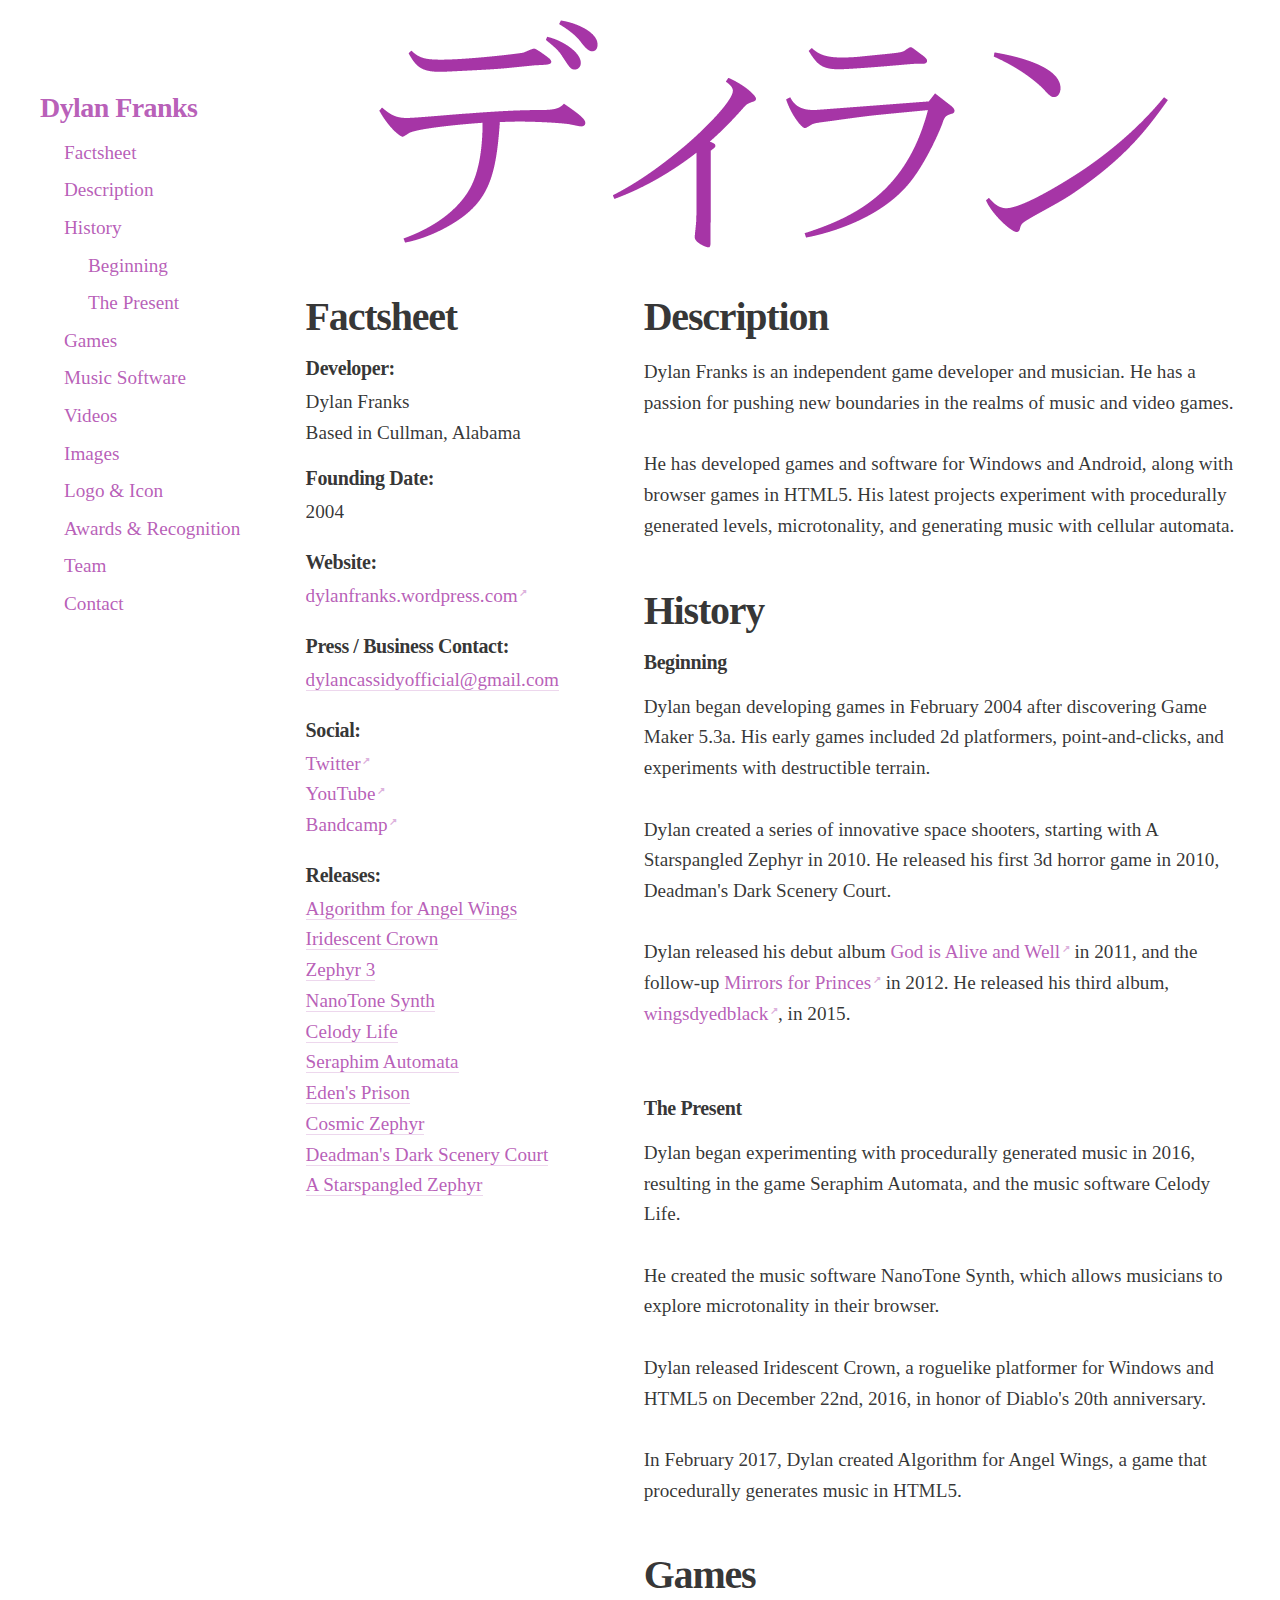
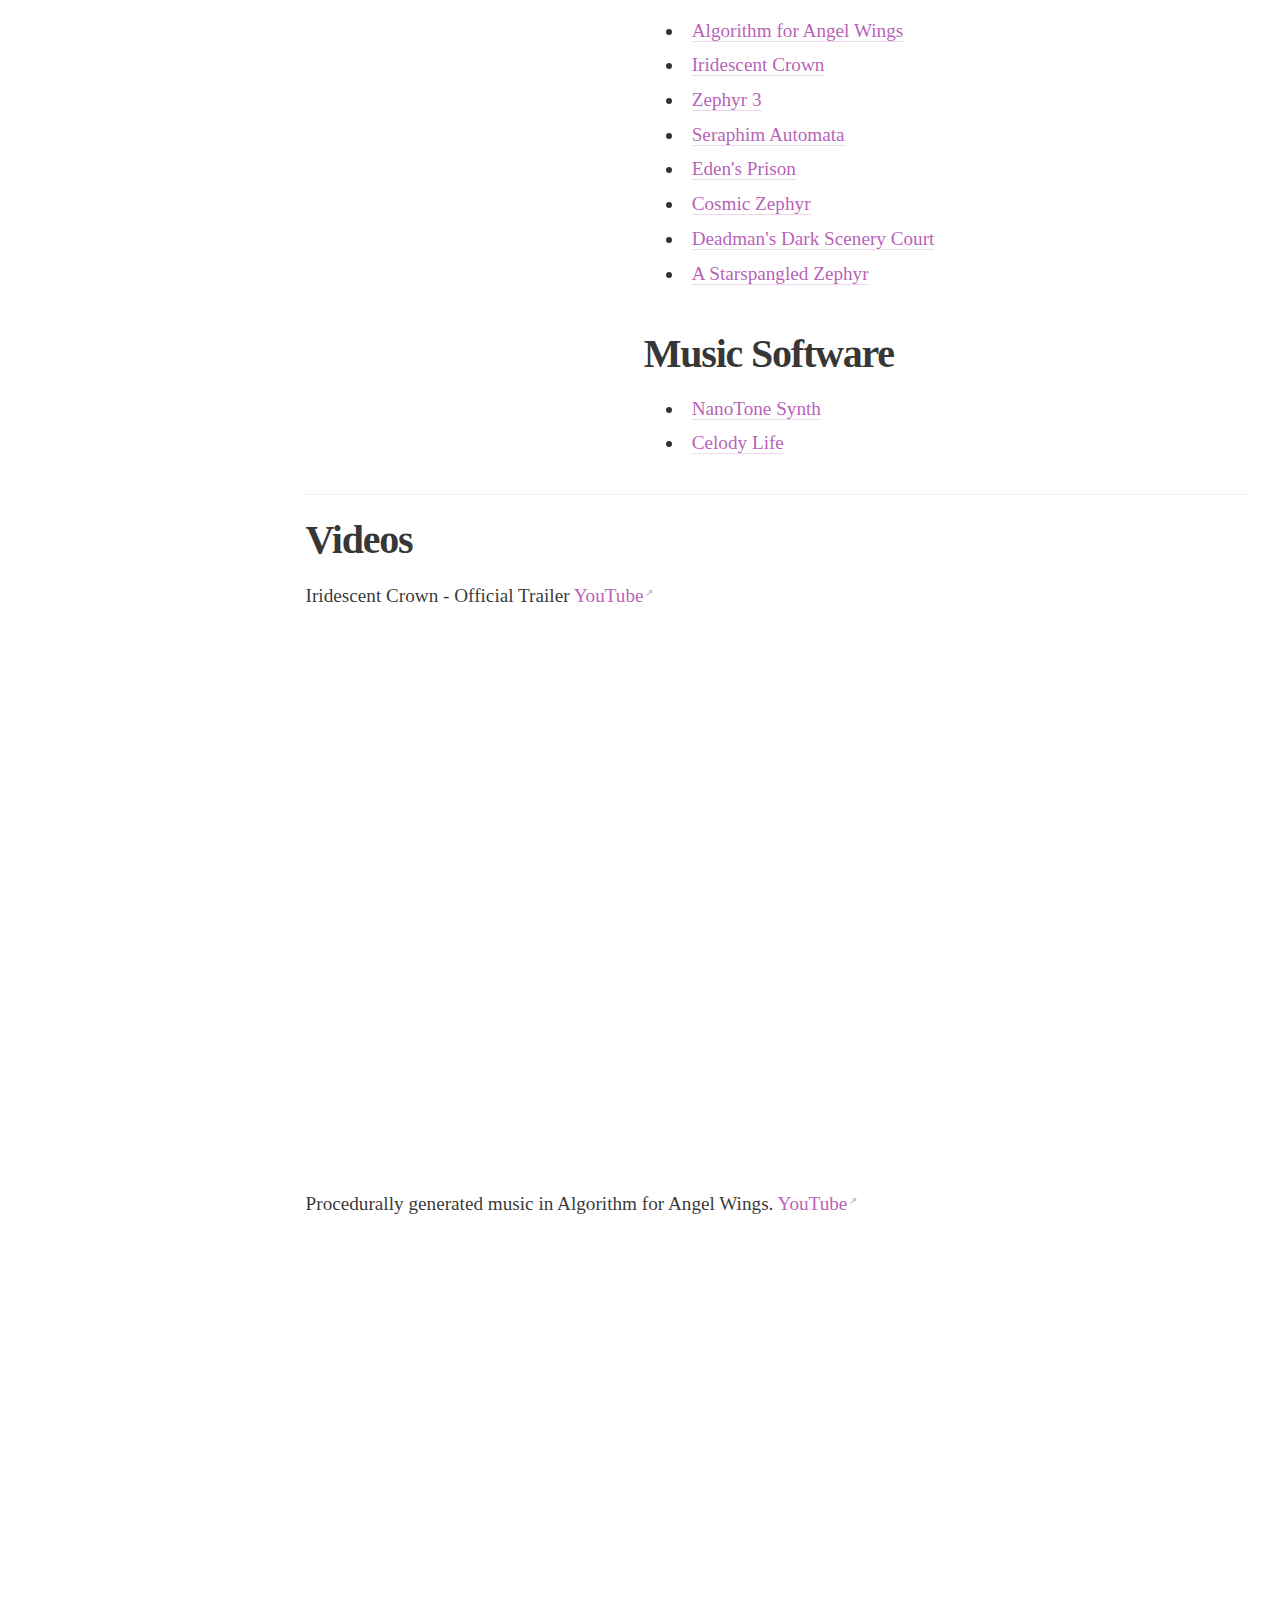
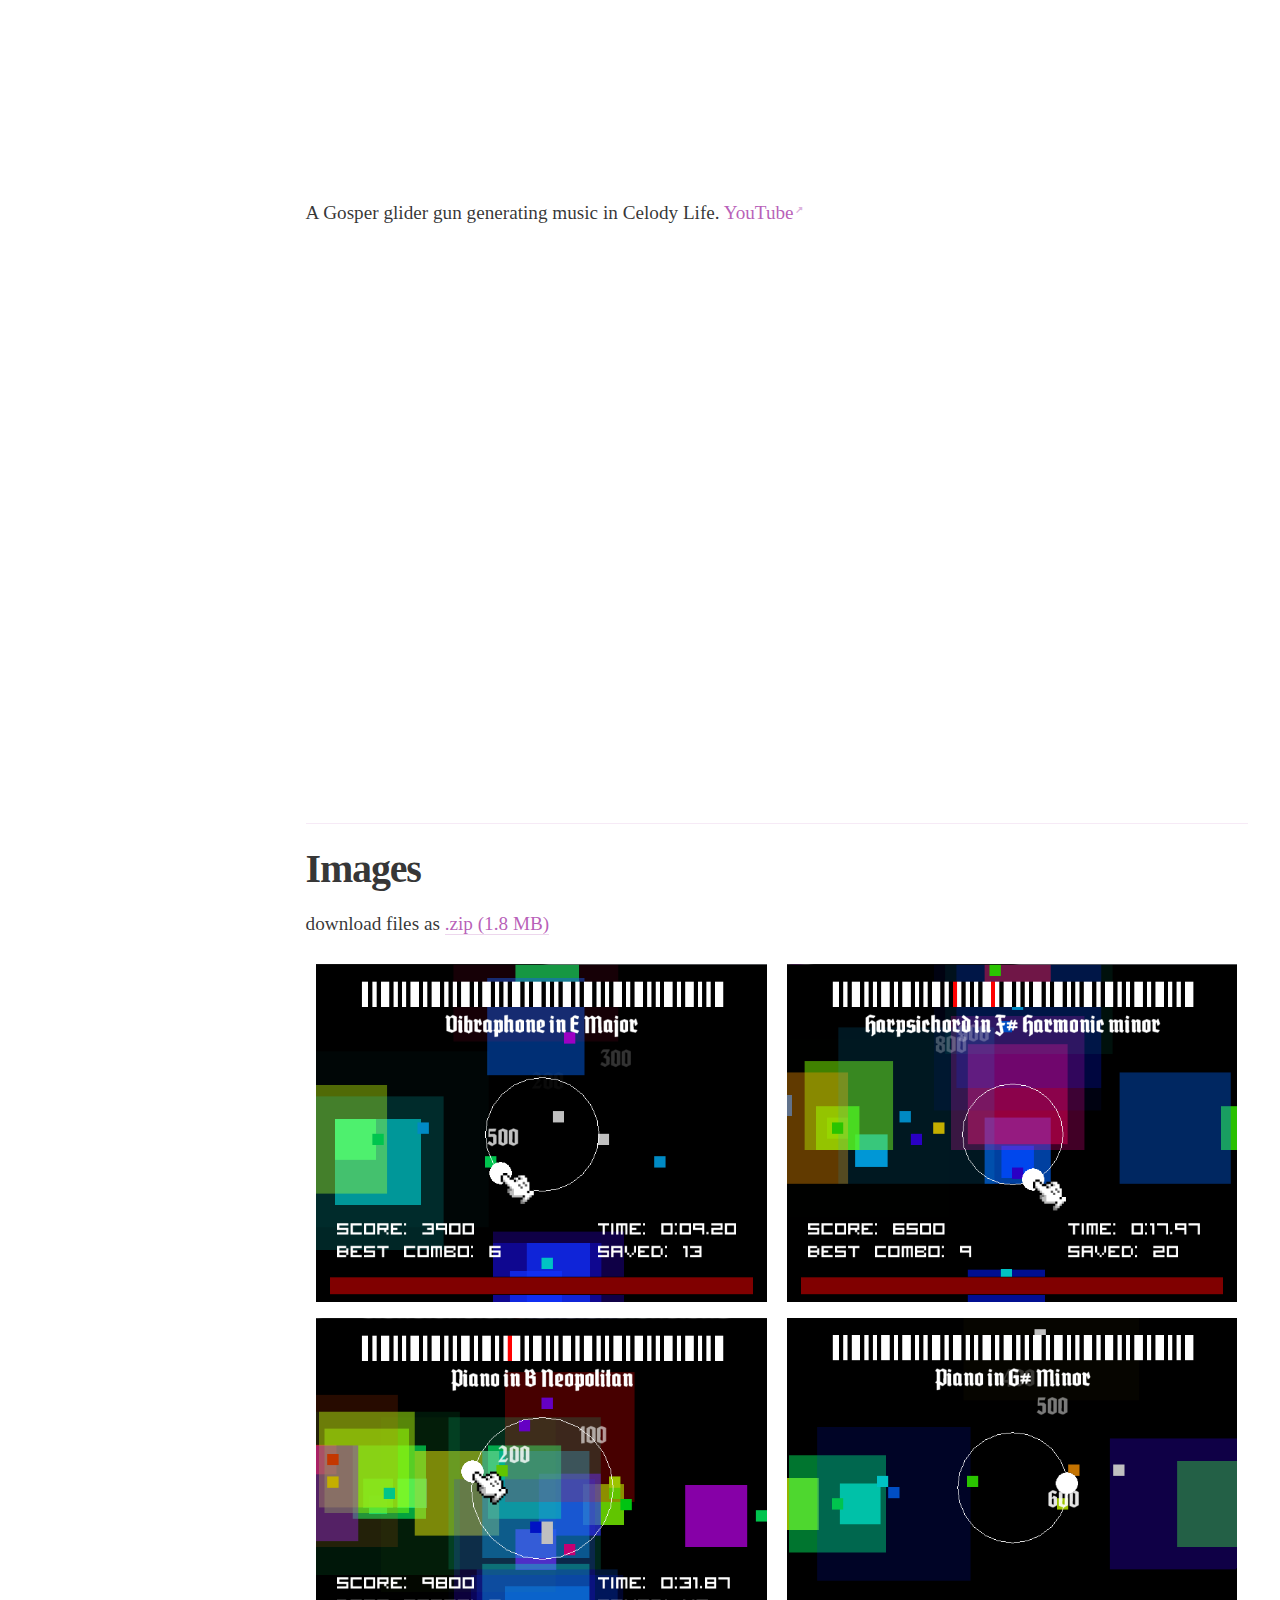
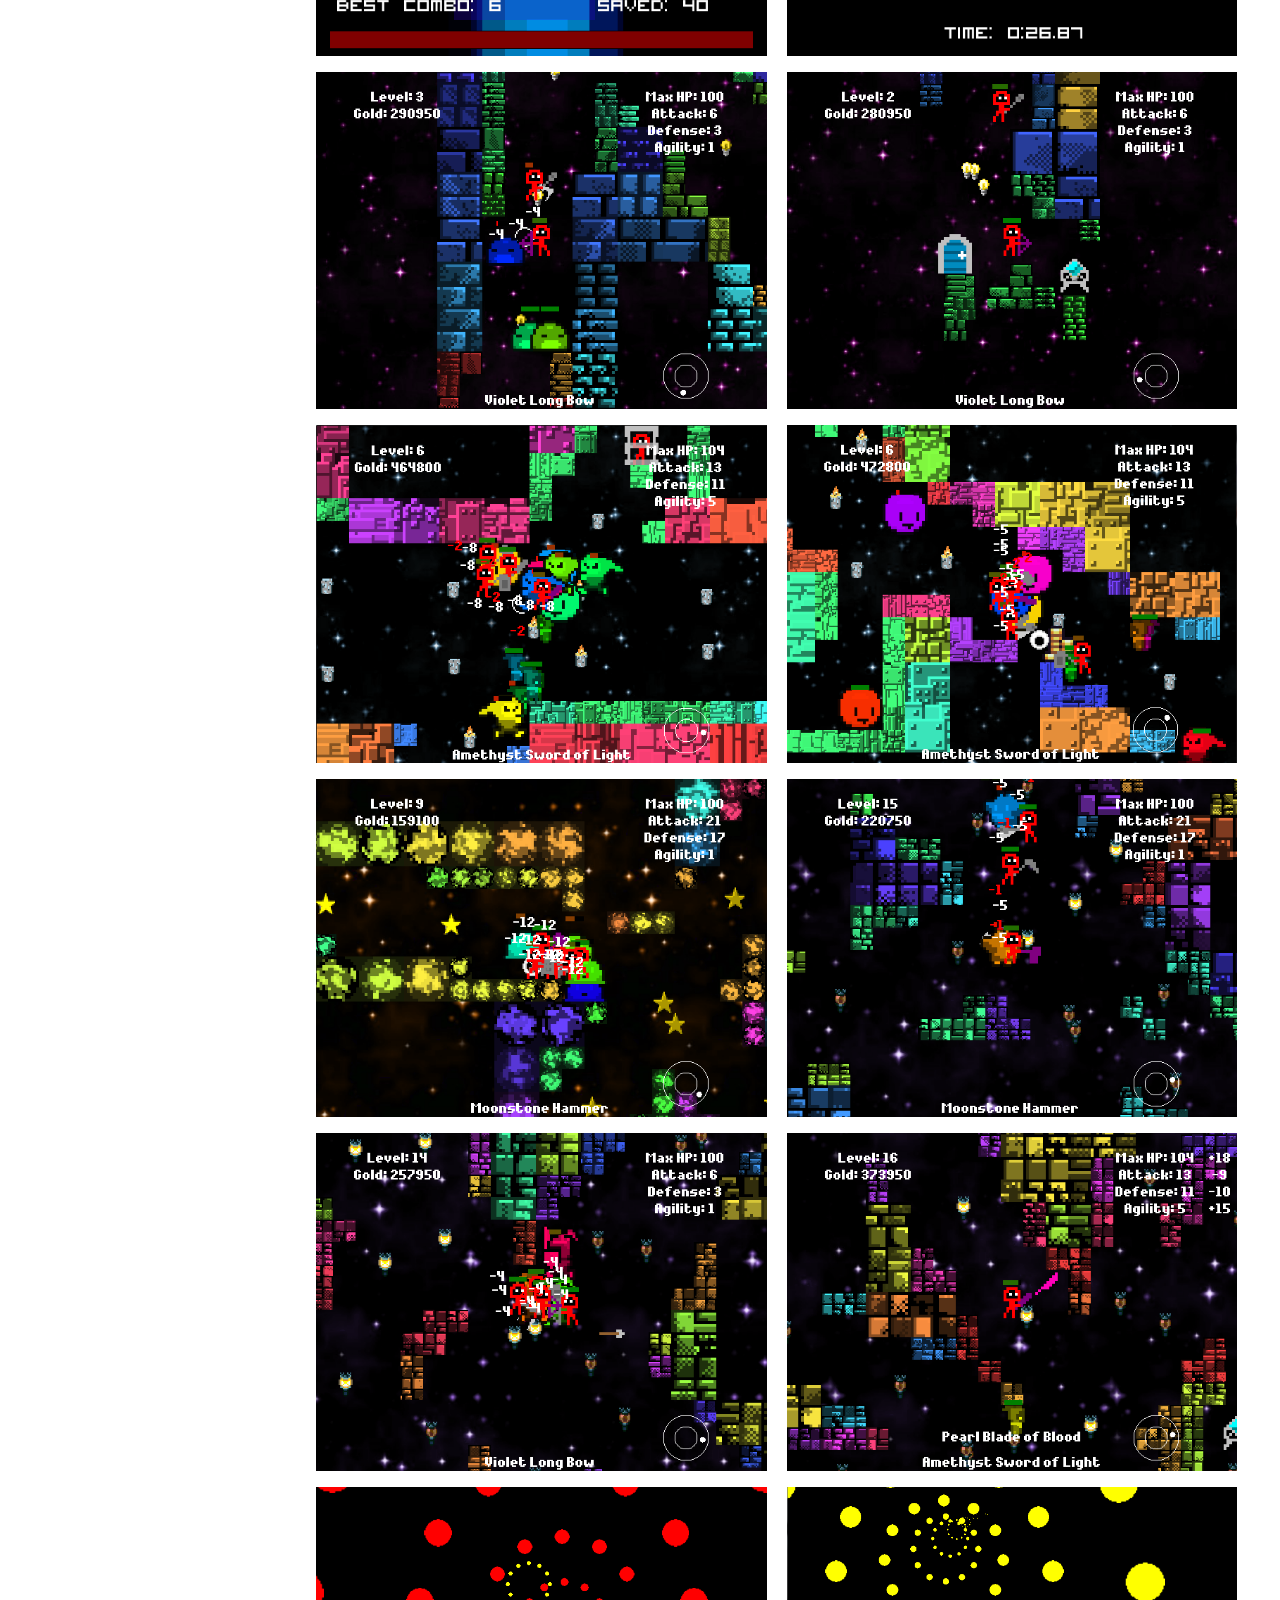
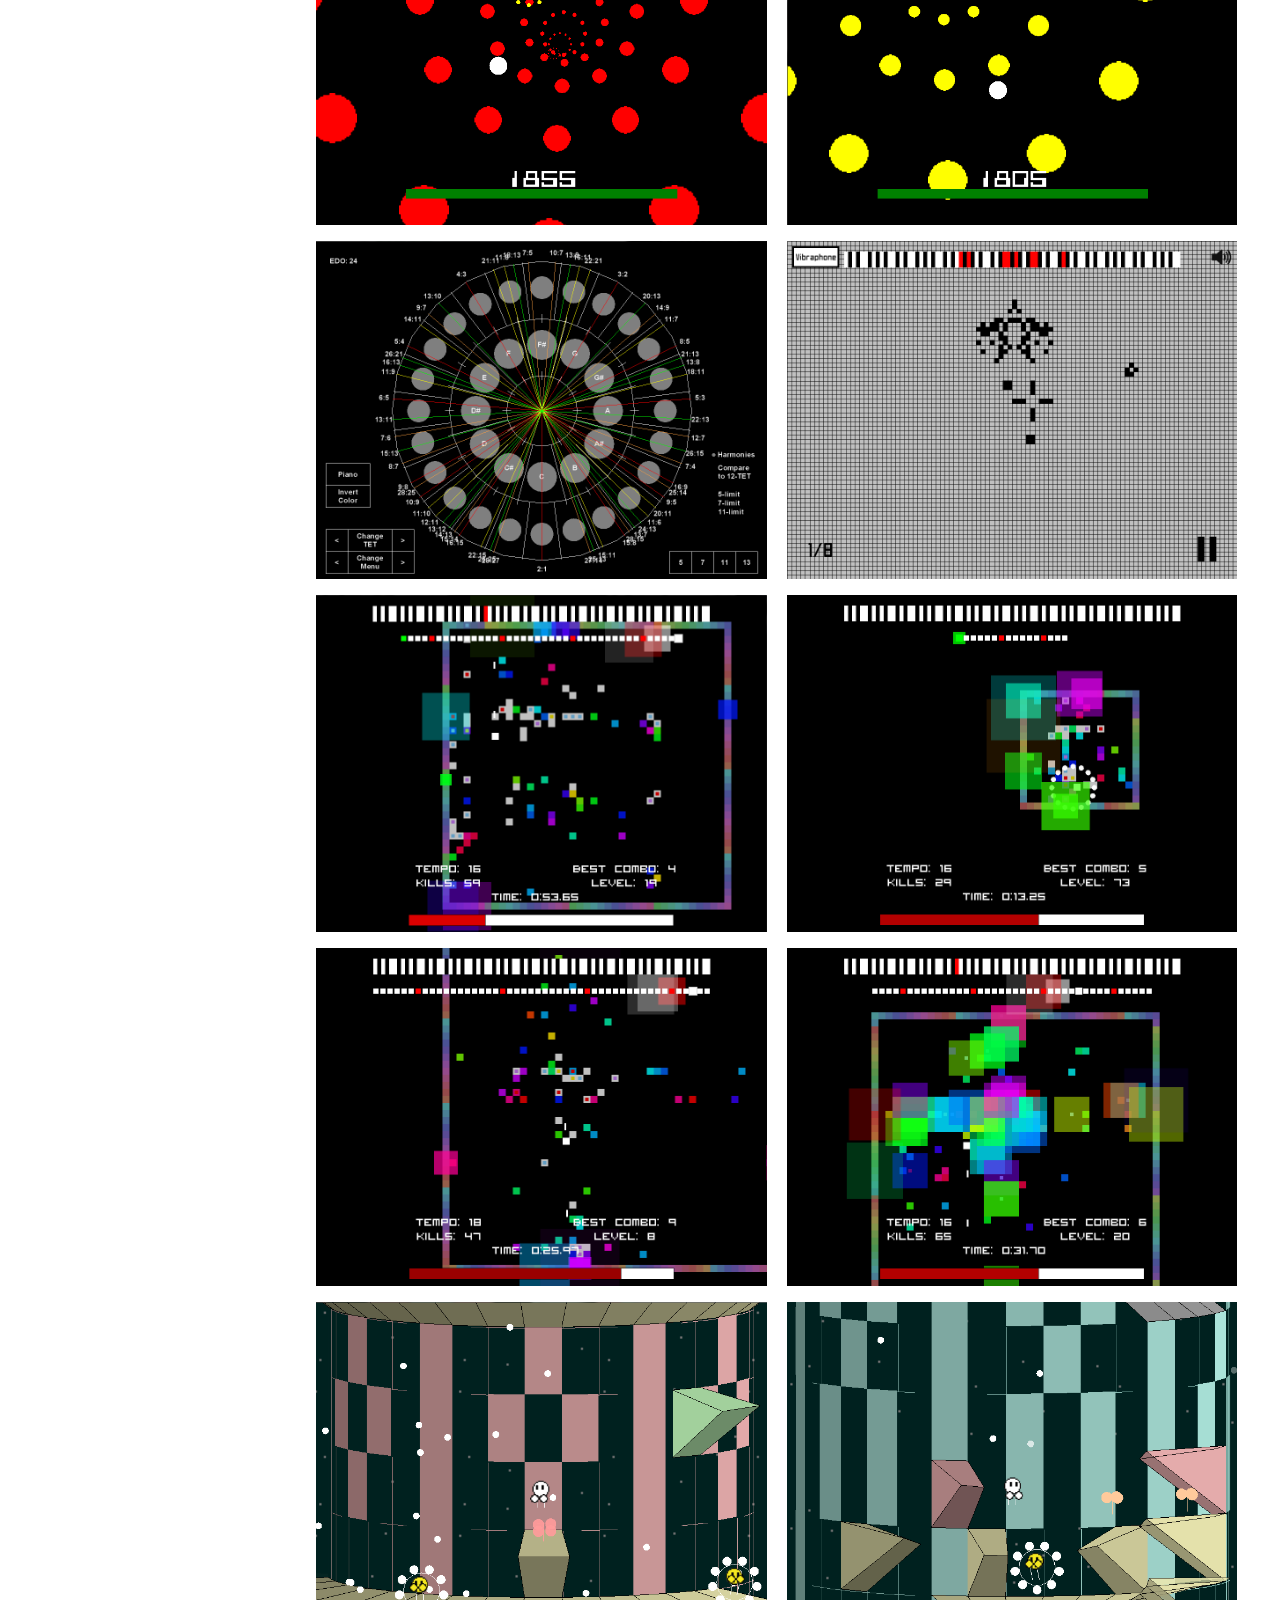
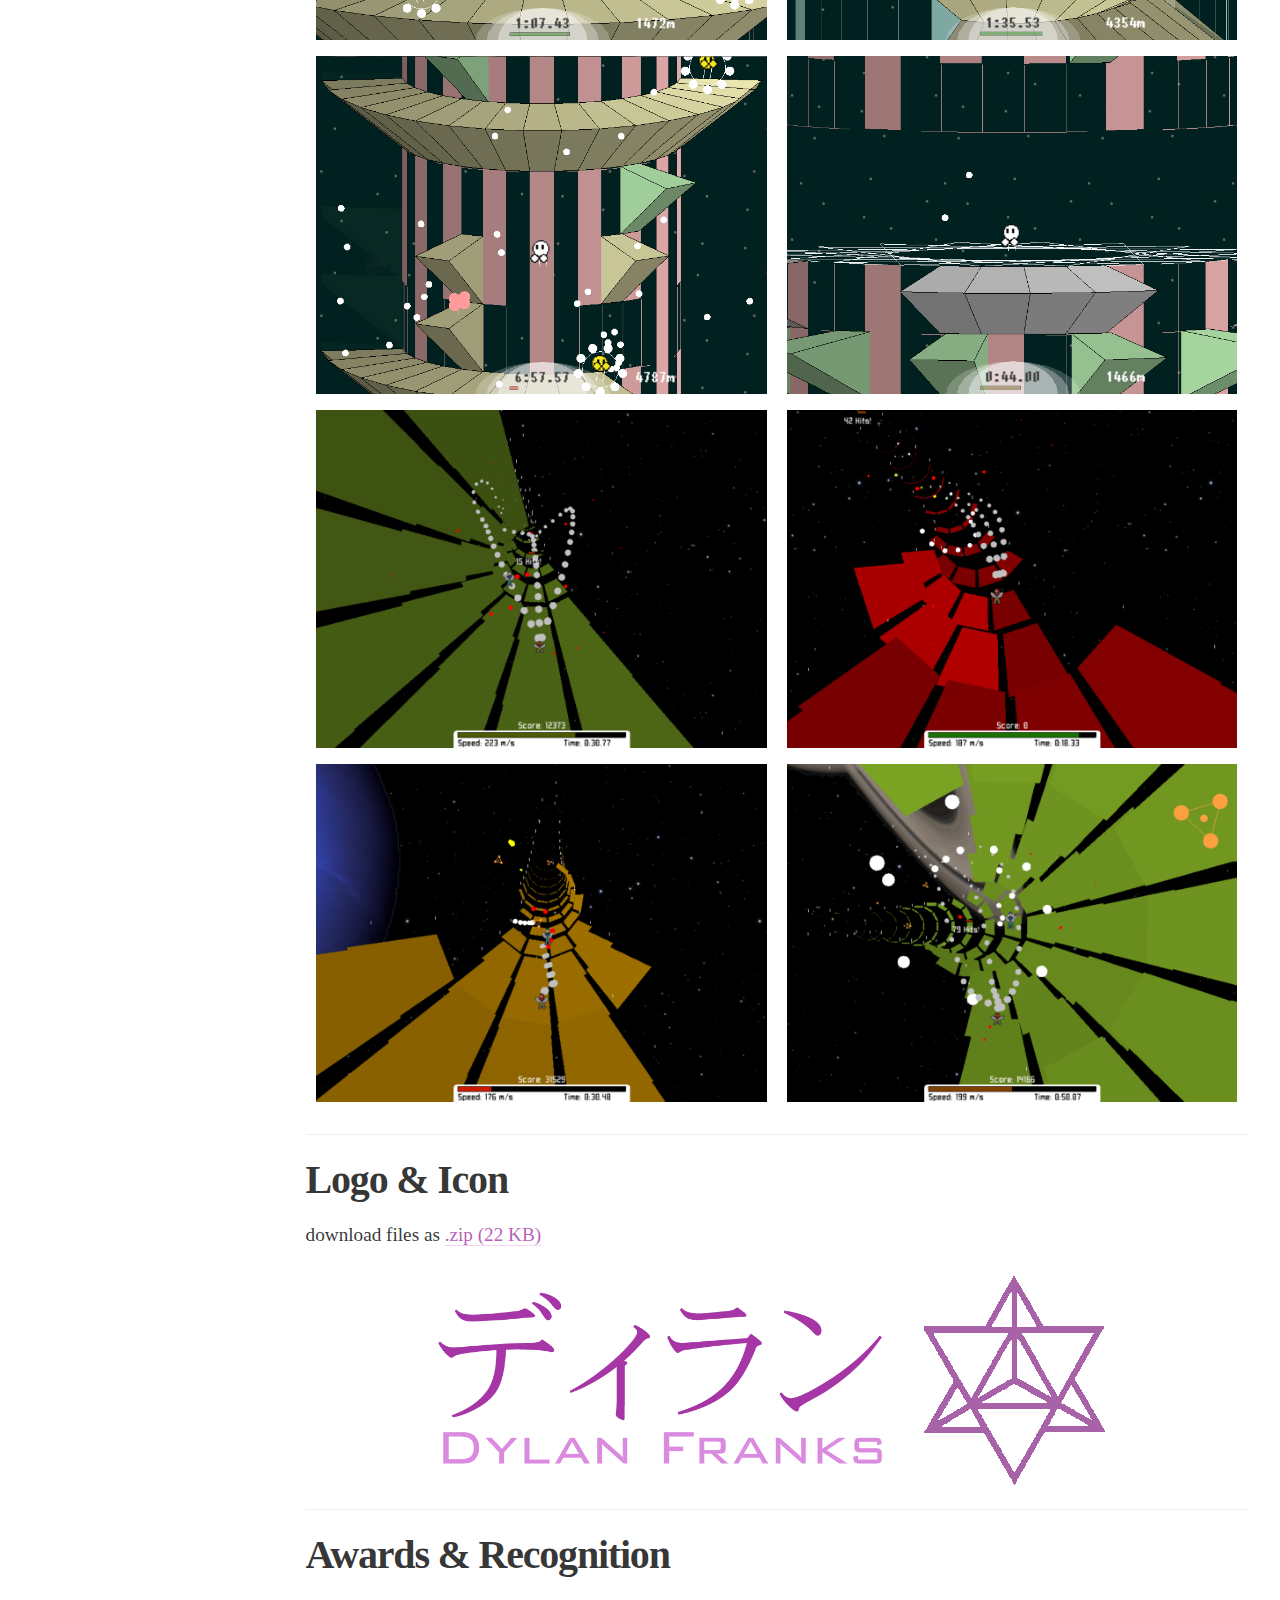
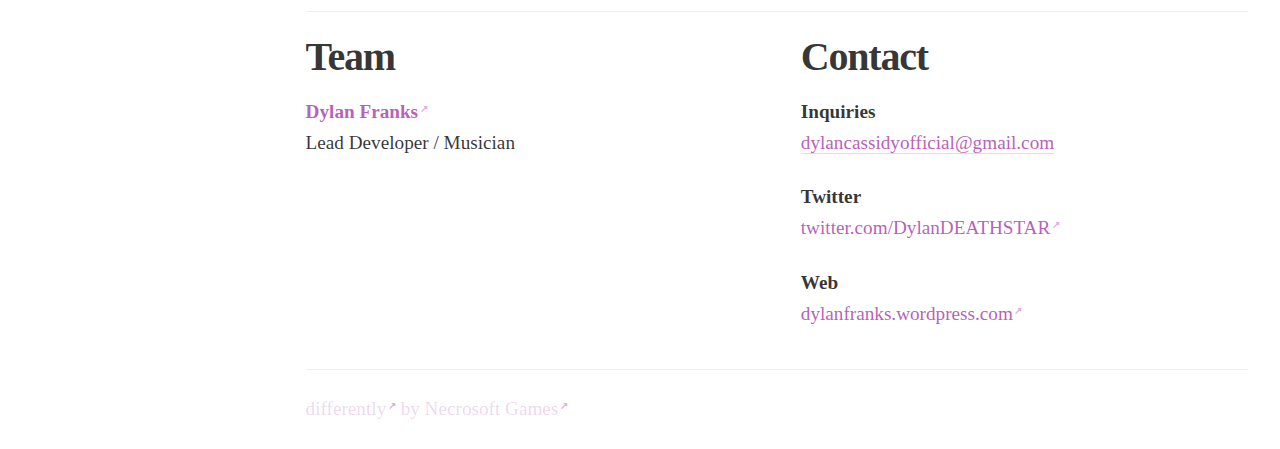
<file: index.html>
<!doctype html>
<html lang="en">
<head>
  <meta charset="utf-8">
  <meta http-equiv="X-UA-Compatible" content="IE=edge">
  <meta name="viewport" content="width=device-width, initial-scale=1">

  <title>Dylan Franks</title>
  <link rel="stylesheet" href="./assets/css/style.min.css">
  <link rel="shortcut icon" type="image/x-icon" href="media/favicon.ico?">
</head>

<body>
  <nav>
    <ul>
      <li>
        <h1><a href=".">Dylan Franks</a></h1>
        <ul>
          <li><a href="#factsheet">Factsheet</a></li>
          <li><a href="#description">Description</a></li>
          <li><a href="#history">History</a>
            <ul><li><a href="#beginning">Beginning</a></li></ul>
            <ul><li><a href="#present">The Present</a></li></ul>
          </li>
          <li><a href="#games">Games</a></li>
          <li><a href="#software">Music Software</a></li>
          <li><a href="#videos">Videos</a></li>
          <li><a href="#images">Images</a></li>
          <li><a href="#logo-icon">Logo &amp; Icon</a></li>
          <li><a href="#awards-recognition">Awards &amp; Recognition</a></li>
          <li><a href="#credits">Team</a></li>
          <li><a href="#contact">Contact</a></li>
        </ul>
      </li>
    </ul>
  </nav>

  <main>
    <header>
      <img src="./media/header.png">
    </header>

    <div id="intro-details">
      <div id="factsheet" class="w-33 w-s-10">
        <h2>Factsheet</h2>
        <div><h3>Developer:</h3><address>Dylan Franks<br>Based in Cullman, Alabama</address></div>
        <div><h3>Founding Date:</h3><p>2004</p></div>
        <div><h3>Website:</h3><p><a href="https://dylanfranks.wordpress.com/" target="_blank" class="external">dylanfranks.wordpress.com</a></p></div>
        <div><h3>Press / Business Contact:</h3><p><a href="mailto:dylancassidyofficial@gmail.com">dylancassidyofficial@gmail.com</a></p></div>
        <div>
          <h3>Social:</h3>
          <p>
            <a href="https://twitter.com/DylanDEATHSTAR" target="_blank" class="external">Twitter</a><br>
            <a href="https://www.youtube.com/user/myblackaura" target="_blank" class="external">YouTube</a><br>
            <a href="https://dylanfranks.bandcamp.com/" target="_blank" class="external">Bandcamp</a><br>
          </p>
        </div>
        <div>
          <h3>Releases:</h3>
          <p>
            <a href="./Algorithm_4_Angel_Wings/">Algorithm for Angel Wings</a><br>
            <a href="./Iridescent_Crown/">Iridescent Crown</a><br>
            <a href="./Zephyr_3/">Zephyr 3</a><br>
            <a href="./NanoTone_Synth/">NanoTone Synth</a><br>
            <a href="./Celody_Life/">Celody Life</a><br>
            <a href="./Seraphim_Automata/">Seraphim Automata</a><br>
            <a href="./Edens_Prison/">Eden's Prison</a><br>
            <a href="./Cosmic_Zephyr/">Cosmic Zephyr</a><br>
            <a href="./Deadmans_Dark_Scenery_Court/">Deadman's Dark Scenery Court</a><br>
            <a href="./A_Starspangled_Zephyr/">A Starspangled Zephyr</a><br>
          </p>
        </div>
      </div>
      <div id="description" class="w-66 w-s-10">
        <div id="intro">
          <h2>Description</h2>
          <p>Dylan Franks is an independent game developer and musician. He has a passion for pushing new boundaries in the realms of music and video games. <br><br>

He has developed games and software for Windows and Android, along with browser games in HTML5. His latest projects experiment with procedurally generated levels, microtonality, and generating music with cellular automata.</p><br>
        </div>
        <div id="history">
          <h2>History</h2>
          <h3 id="beginning">Beginning</h3>
          <p>Dylan began developing games in February 2004 after discovering Game Maker 5.3a. His early games included 2d platformers, point-and-clicks, and experiments with destructible terrain. <br><br>

Dylan created a series of innovative space shooters, starting with A Starspangled Zephyr in 2010. He released his first 3d horror game in 2010, Deadman's Dark Scenery Court. <br><br>

Dylan released his debut album <a href="https://dylanfranks.bandcamp.com/album/god-is-alive-and-well" target="_blank" class="external">God is Alive and Well</a> in 2011, and the follow-up <a href="https://dylanfranks.bandcamp.com/album/mirrors-for-princes" target="_blank" class="external">Mirrors for Princes</a> in 2012. He released his third album, <a href="https://dylanfranks.bandcamp.com/album/wingsdyedblack" target="_blank" class="external">wingsdyedblack</a>, in 2015. </p><br>
          <h3 id="present">The Present</h3>
          <p>Dylan began experimenting with procedurally generated music in 2016, resulting in the game Seraphim Automata, and the music software Celody Life. <br><br> 

He created the music software NanoTone Synth, which allows musicians to explore microtonality in their browser. <br><br>

Dylan released Iridescent Crown, a roguelike platformer for Windows and HTML5 on December 22nd, 2016, in honor of Diablo's 20th anniversary. <br><br>

In February 2017, Dylan created Algorithm for Angel Wings, a game that procedurally generates music in HTML5.</p><br>
        </div>
        <div id="games">
          <h2>Games</h2>
          <ul>
            <li><a href="./Algorithm_4_Angel_Wings/">Algorithm for Angel Wings</a></li>
            <li><a href="./Iridescent_Crown/">Iridescent Crown</a></li>
            <li><a href="./Zephyr_3/">Zephyr 3</a></li>
            <li><a href="./Seraphim_Automata/">Seraphim Automata</a></li>
            <li><a href="./Edens_Prison/">Eden's Prison</a></li>
            <li><a href="./Cosmic_Zephyr/">Cosmic Zephyr</a></li>
            <li><a href="./Deadmans_Dark_Scenery_Court/">Deadman's Dark Scenery Court</a></li>
            <li><a href="./A_Starspangled_Zephyr/">A Starspangled Zephyr</a></li>
          </ul>
        </div><br>
        <div id="software">
          <h2>Music Software</h2>
          <ul>
            <li><a href="./NanoTone_Synth/">NanoTone Synth</a></li>
            <li><a href="./Celody_Life/">Celody Life</a></li>
          </ul>
      </div>
    </div></div>
    <div id="videos">
      <h2>Videos</h2>
      <p>Iridescent Crown - Official Trailer <a href="https://www.youtube.com/watch?v=4CesjZKe6tA" target="_blank" class="external">YouTube</a></p>
      <div class="embed-responsive embed-responsive-16by9">
        <iframe class="embed-responsive-item" src="https://www.youtube.com/embed/4CesjZKe6tA" allowfullscreen="allowfullscreen" frameborder="0"></iframe>
      </div>
      <p>Procedurally generated music in Algorithm for Angel Wings. <a href="https://www.youtube.com/watch?v=QI1tzECrkCs" target="_blank" class="external">YouTube</a></p>
      <div class="embed-responsive embed-responsive-16by9">
        <iframe class="embed-responsive-item" src="https://www.youtube.com/embed/QI1tzECrkCs" allowfullscreen="allowfullscreen" frameborder="0"></iframe>
      </div>
      <p>A Gosper glider gun generating music in Celody Life. <a href="https://www.youtube.com/watch?v=iwC3eZCzowk" target="_blank" class="external">YouTube</a></p>
      <div class="embed-responsive embed-responsive-16by9">
        <iframe class="embed-responsive-item" src="https://www.youtube.com/embed/iwC3eZCzowk" allowfullscreen="allowfullscreen" frameborder="0"></iframe>
      </div>
    </div>
    <div id="images">
      <h2>Images</h2>
      <p>download files as <a href="./media/images.zip" target="_blank">.zip (1.8 MB)</a></p>
      <div class="w-10">
        <a href="./media/screenshot-01.png" target="_blank"><img class="i-5 i-s-10" src="./media/screenshot-01.png"></a>
		<a href="./media/screenshot-02.png" target="_blank"><img class="i-5 i-s-10" src="./media/screenshot-02.png"></a>
        <a href="./media/screenshot-03.png" target="_blank"><img class="i-5 i-s-10" src="./media/screenshot-03.png"></a>
        <a href="./media/screenshot-04.png" target="_blank"><img class="i-5 i-s-10" src="./media/screenshot-04.png"></a>
        <a href="./media/screenshot-05.png" target="_blank"><img class="i-5 i-s-10" src="./media/screenshot-05.png"></a>
        <a href="./media/screenshot-06.png" target="_blank"><img class="i-5 i-s-10" src="./media/screenshot-06.png"></a>
        <a href="./media/screenshot-07.png" target="_blank"><img class="i-5 i-s-10" src="./media/screenshot-07.png"></a>
        <a href="./media/screenshot-08.png" target="_blank"><img class="i-5 i-s-10" src="./media/screenshot-08.png"></a>
        <a href="./media/screenshot-09.png" target="_blank"><img class="i-5 i-s-10" src="./media/screenshot-09.png"></a>
        <a href="./media/screenshot-10.png" target="_blank"><img class="i-5 i-s-10" src="./media/screenshot-10.png"></a>
        <a href="./media/screenshot-11.png" target="_blank"><img class="i-5 i-s-10" src="./media/screenshot-11.png"></a>
        <a href="./media/screenshot-12.png" target="_blank"><img class="i-5 i-s-10" src="./media/screenshot-12.png"></a>
        <a href="./media/screenshot-13.png" target="_blank"><img class="i-5 i-s-10" src="./media/screenshot-13.png"></a>
        <a href="./media/screenshot-14.png" target="_blank"><img class="i-5 i-s-10" src="./media/screenshot-14.png"></a>
        <a href="./media/screenshot-15.png" target="_blank"><img class="i-5 i-s-10" src="./media/screenshot-15.png"></a>
        <a href="./media/screenshot-16.png" target="_blank"><img class="i-5 i-s-10" src="./media/screenshot-16.png"></a>
        <a href="./media/screenshot-17.png" target="_blank"><img class="i-5 i-s-10" src="./media/screenshot-17.png"></a>
        <a href="./media/screenshot-18.png" target="_blank"><img class="i-5 i-s-10" src="./media/screenshot-18.png"></a>
        <a href="./media/screenshot-19.png" target="_blank"><img class="i-5 i-s-10" src="./media/screenshot-19.png"></a>
        <a href="./media/screenshot-20.png" target="_blank"><img class="i-5 i-s-10" src="./media/screenshot-20.png"></a>
        <a href="./media/screenshot-21.png" target="_blank"><img class="i-5 i-s-10" src="./media/screenshot-21.png"></a>
        <a href="./media/screenshot-22.png" target="_blank"><img class="i-5 i-s-10" src="./media/screenshot-22.png"></a>
        <a href="./media/screenshot-23.png" target="_blank"><img class="i-5 i-s-10" src="./media/screenshot-23.png"></a>
        <a href="./media/screenshot-24.png" target="_blank"><img class="i-5 i-s-10" src="./media/screenshot-24.png"></a>
        <a href="./media/screenshot-25.png" target="_blank"><img class="i-5 i-s-10" src="./media/screenshot-25.png"></a>
        <a href="./media/screenshot-26.png" target="_blank"><img class="i-5 i-s-10" src="./media/screenshot-26.png"></a>
        <a href="./media/screenshot-27.png" target="_blank"><img class="i-5 i-s-10" src="./media/screenshot-27.png"></a>
        <a href="./media/screenshot-28.png" target="_blank"><img class="i-5 i-s-10" src="./media/screenshot-28.png"></a>
      </div>
    </div>
    <div id="logo-icon">
      <h2>Logo &amp; Icon</h2>
      <p>download files as <a href="./media/logo.zip" target="_blank">.zip (22 KB)</a></p>
      <div class="w-10">
        <a href="./media/logo.png" target="_blank"><img class="i-5 i-s-10" src="./media/logo.png"></a>
        <a href="./media/icon.png" target="_blank"><img class="i-5 i-s-10" src="./media/icon.png"></a>
      </div>
    </div>
    <div id="awards-recognition">
      <h2>Awards &amp; Recognition</h2>
      <blockquote>
        <ul>
        </ul>
      </blockquote>
    </div>
    <div id="outro-details">
      <div id="credits" class="w-5 w-xs-10">
        <h2>Team</h2>
        <p><strong><a href="https://dylanfranks.wordpress.com/" class="external">Dylan Franks</a></strong><br>Lead Developer / Musician</p>
      </div>
      <div id="contact" class="w-5 w-xs-10">
        <h2>Contact</h2>
        <p><strong>Inquiries</strong><br><a href="mailto:dylancassidyofficial@gmail.com">dylancassidyofficial@gmail.com</a></p>
        <p><strong>Twitter</strong><br><a href="https://twitter.com/DylanDEATHSTAR" target="_blank" class="external">twitter.com/DylanDEATHSTAR</a></p>
        <p><strong>Web</strong><br><a href="https://dylanfranks.wordpress.com/" target="_blank" class="external">dylanfranks.wordpress.com</a></p>
      </div>
    </div>

    <footer>
      <p>
        <a href="//necrosoftgames.com/differently" target="_blank" class="external">differently</a>
        by
        <a href="//necrosoftgames.com"  target="_blank" class="external">Necrosoft Games</a>
      </p>
    </footer>
  </main>
</body>
</html>
</file>
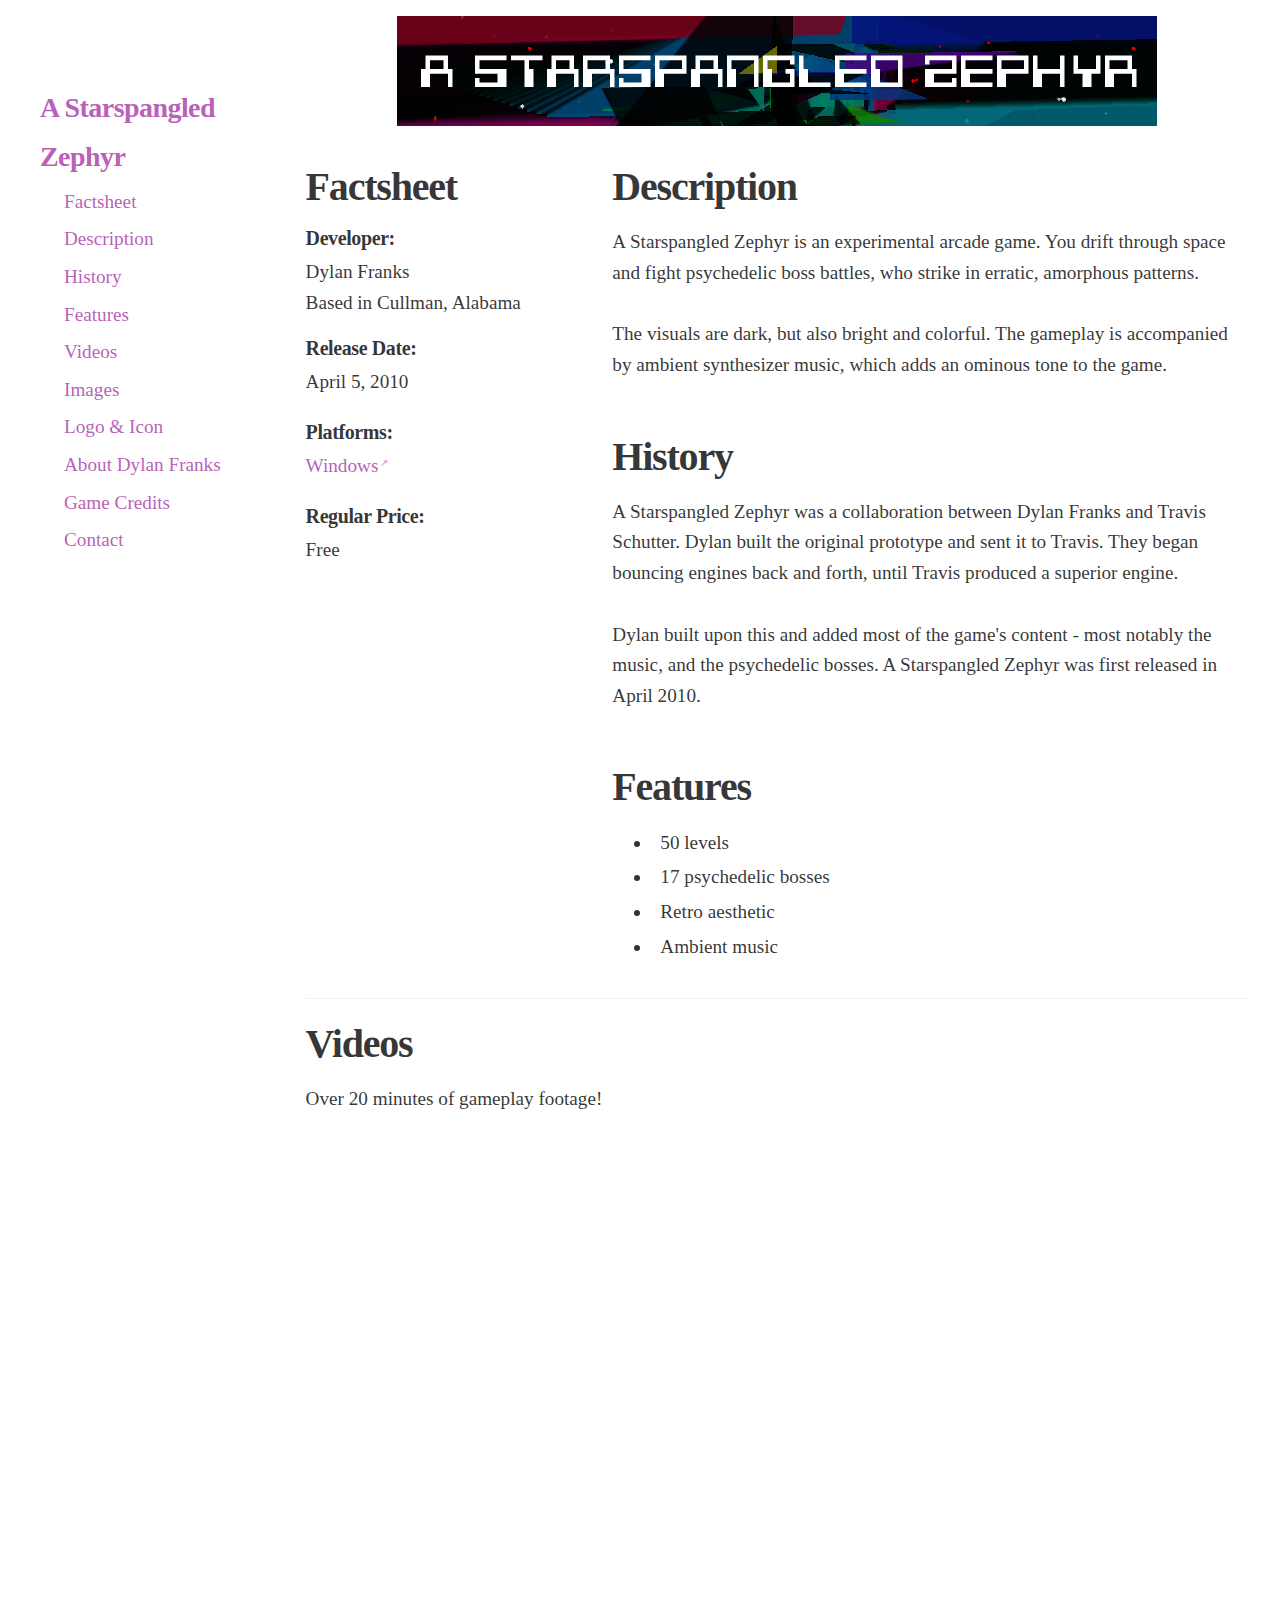
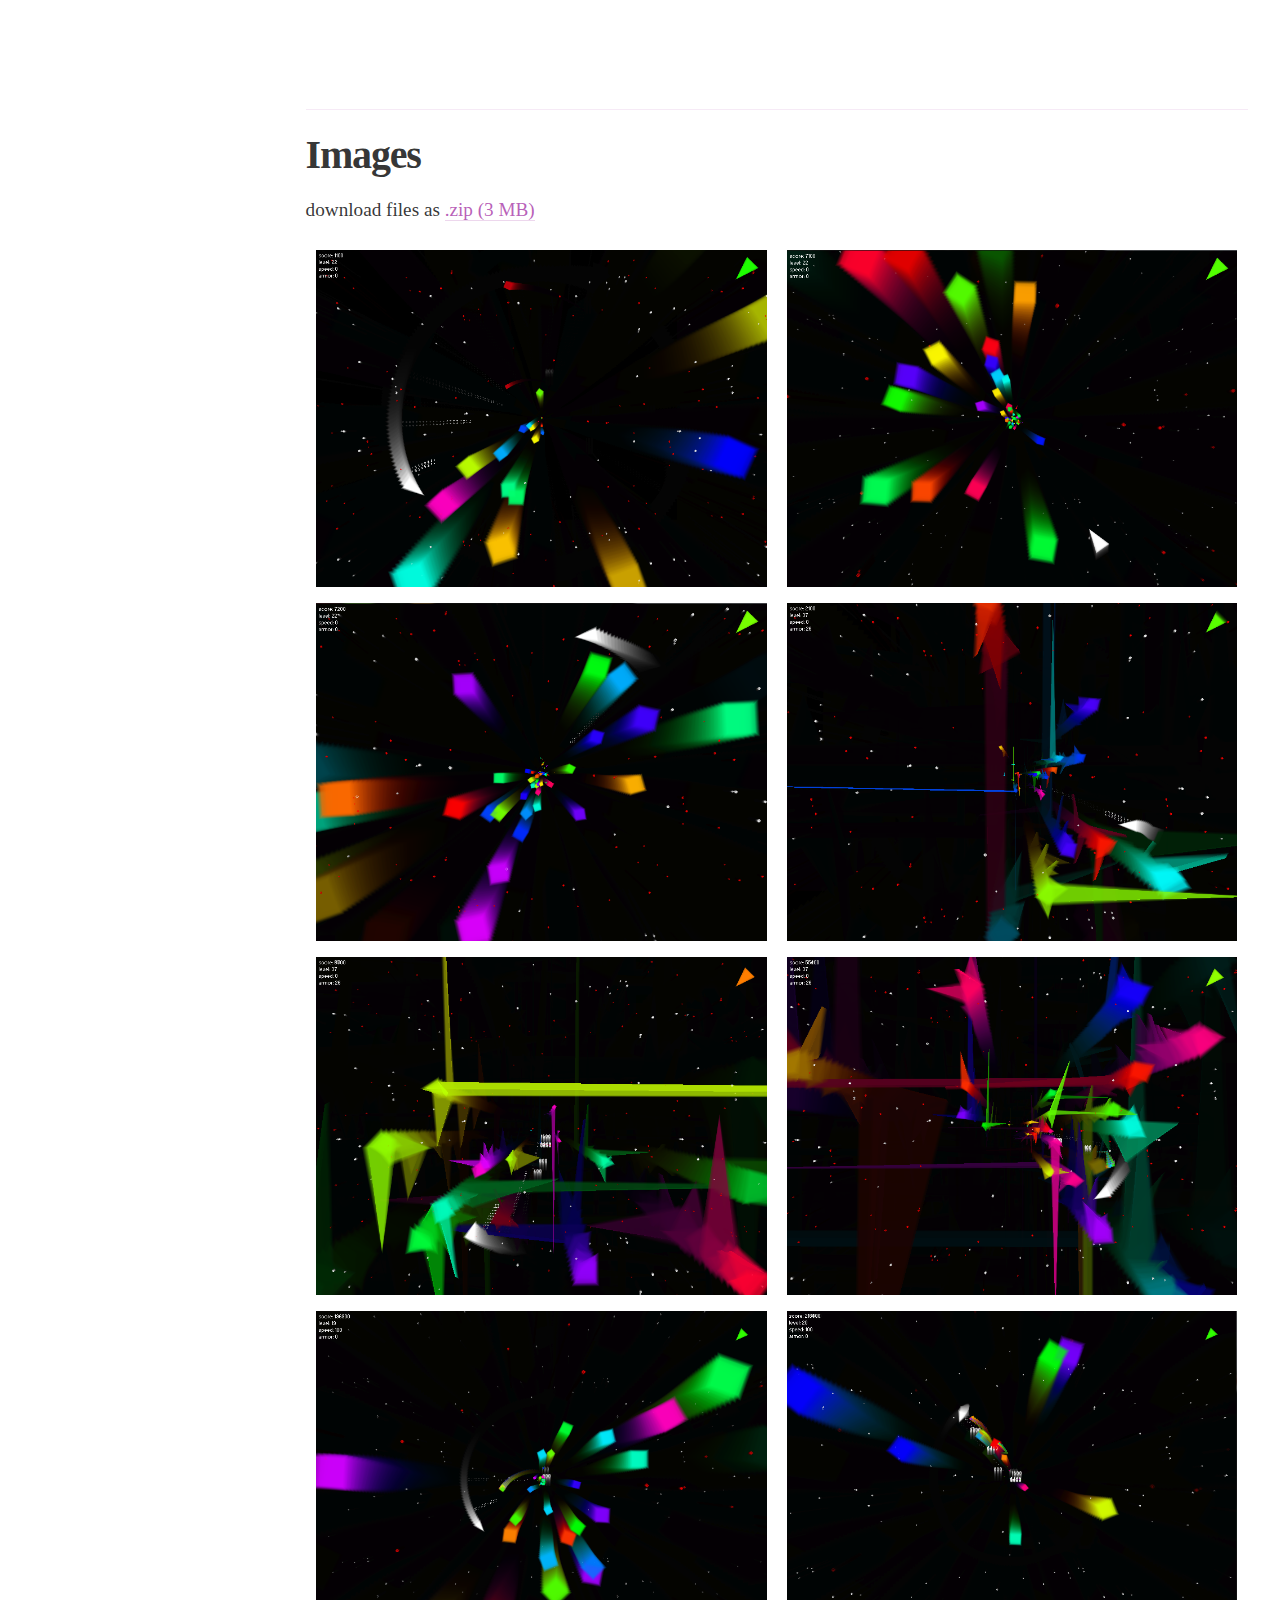
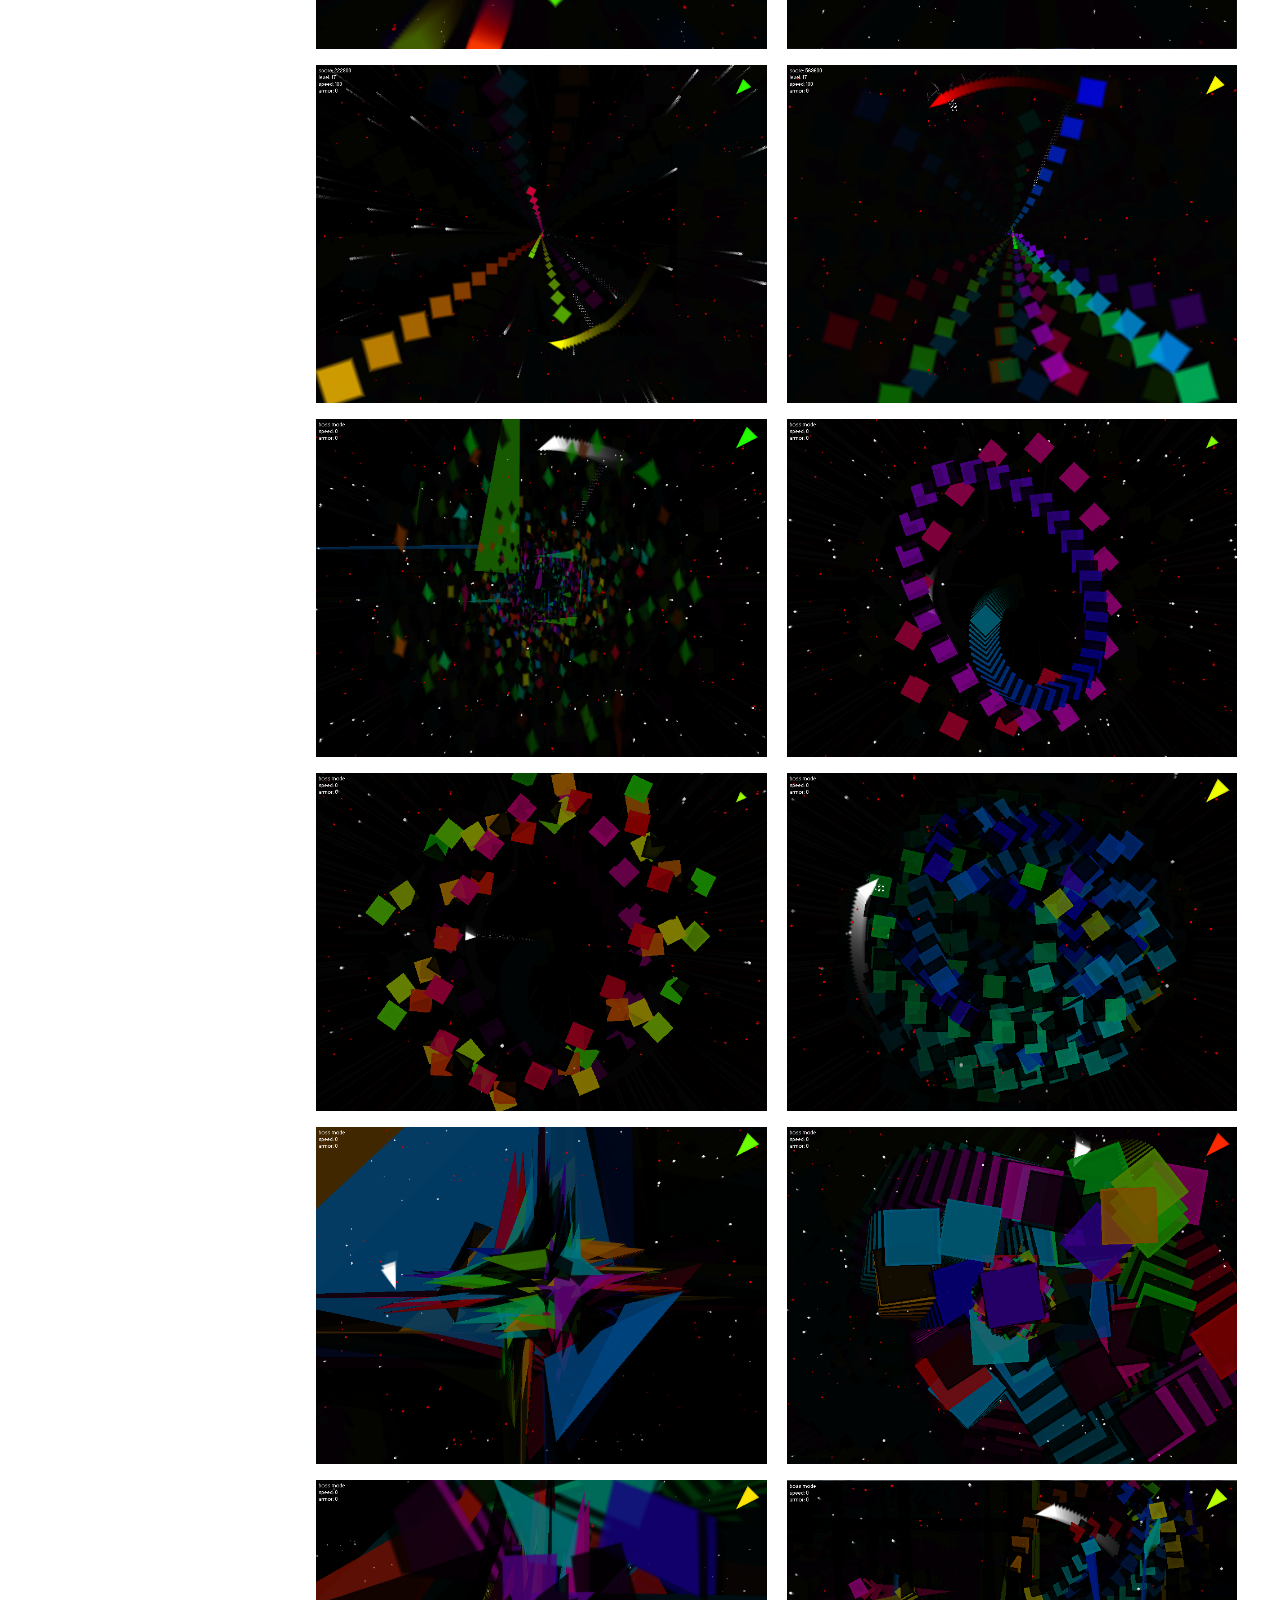
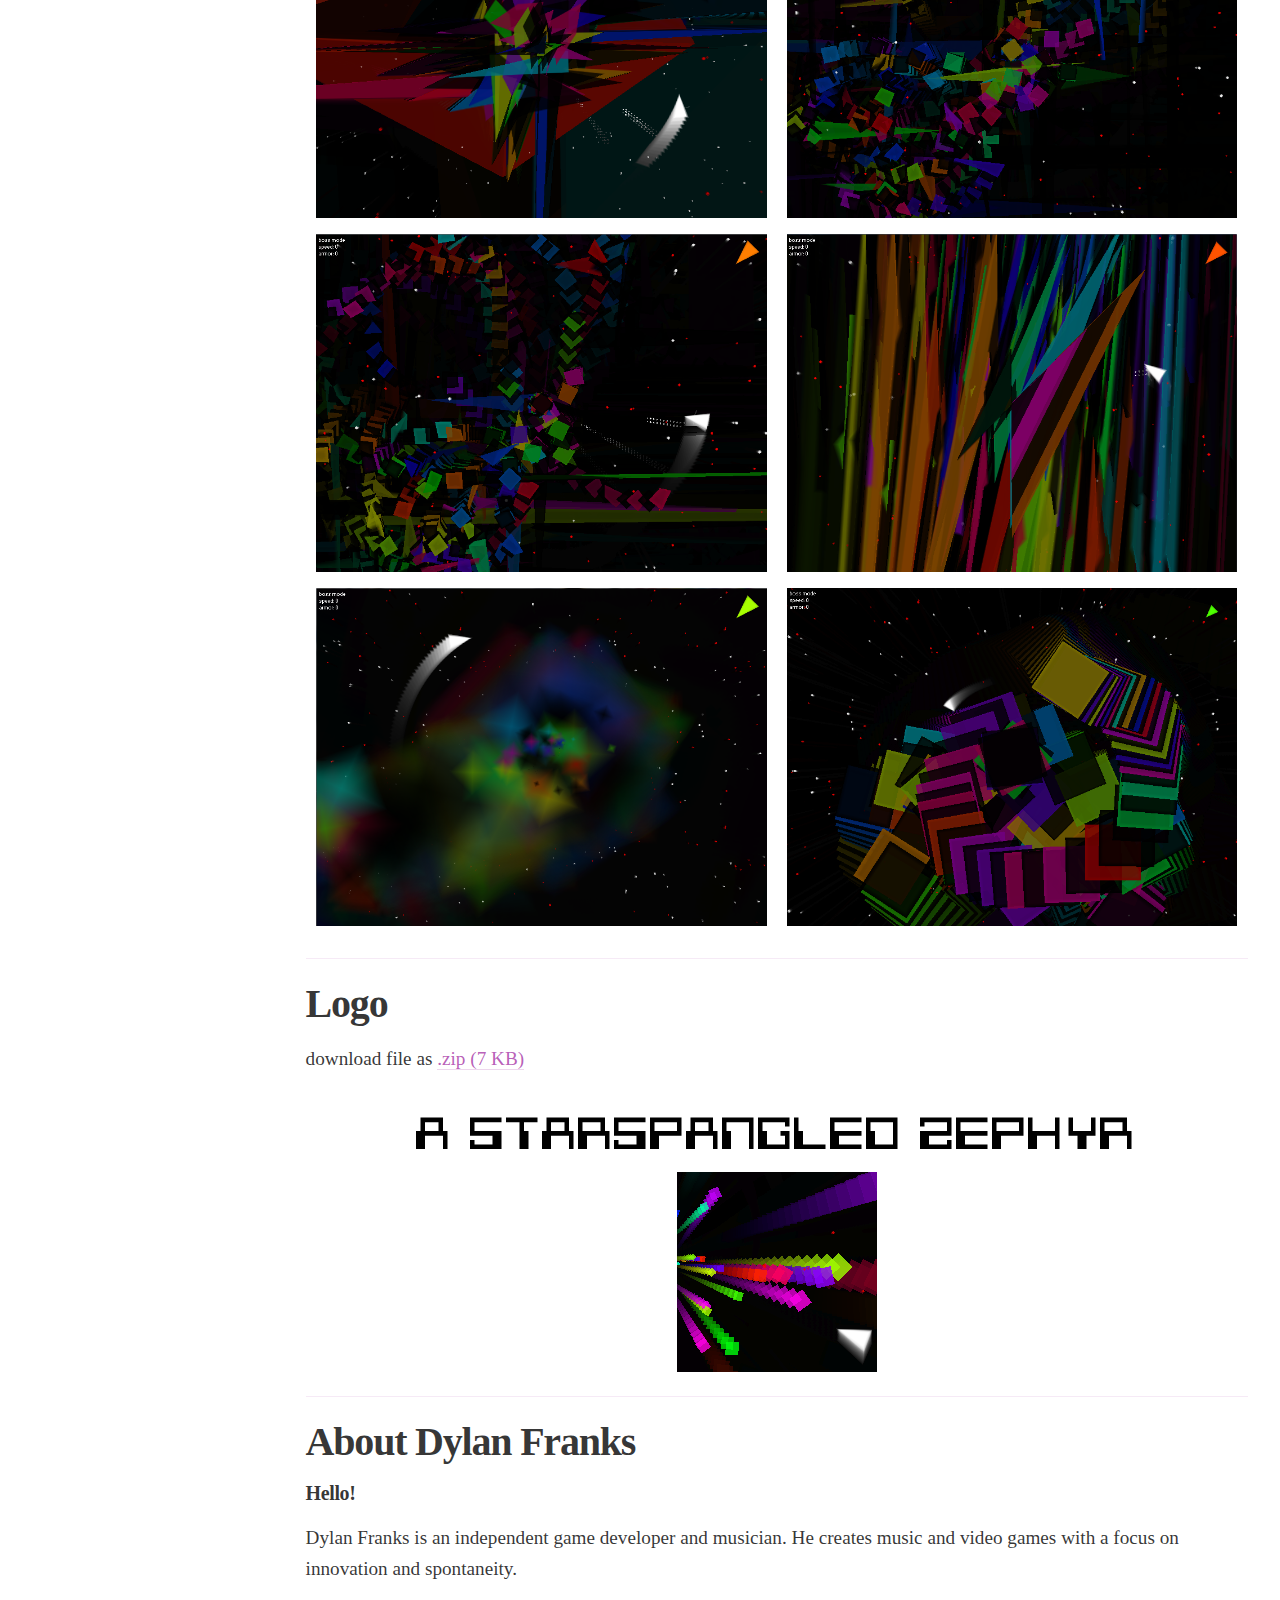
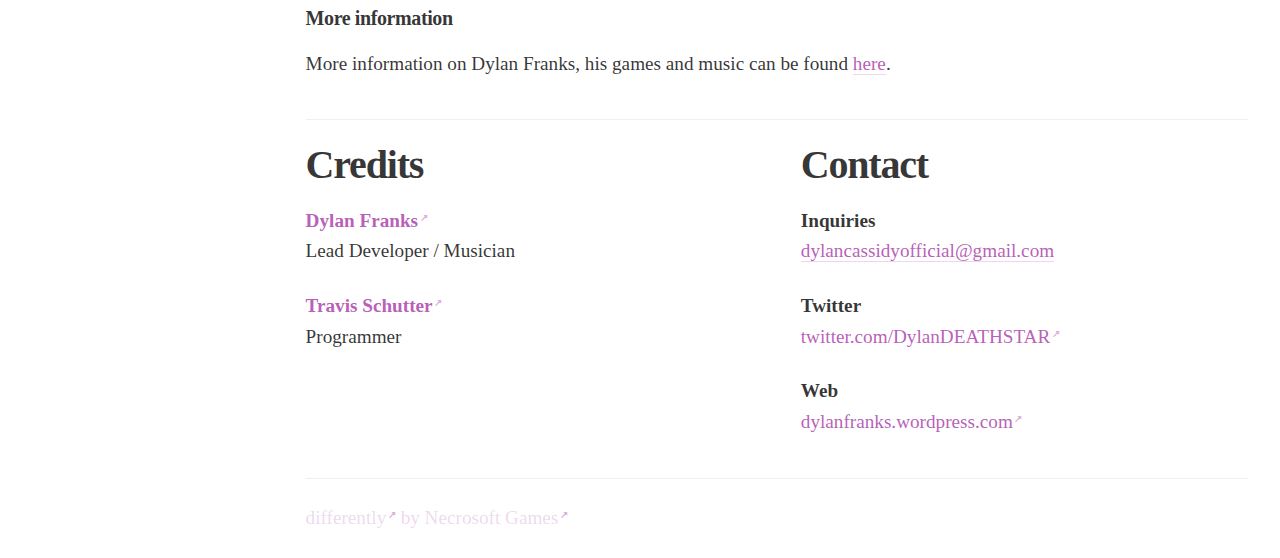
<file: A_Starspangled_Zephyr/index.html>
<!doctype html>
<html lang="en">
<head>
  <meta charset="utf-8">
  <meta http-equiv="X-UA-Compatible" content="IE=edge">
  <meta name="viewport" content="width=device-width, initial-scale=1">

  <title>Dylan Franks</title>
  <link rel="stylesheet" href="../assets/css/style.min.css">
</head>

<body>
  <nav>
    <ul>
      <li>
        <h1><a href=".">A Starspangled Zephyr</a></h1>
        <ul>
          <li><a href="#factsheet">Factsheet</a></li>
          <li><a href="#description">Description</a></li>
          <li><a href="#history">History</a></li>
          <li><a href="#features">Features</a></li>
          <li><a href="#videos">Videos</a></li>
          <li><a href="#images">Images</a></li>
          <li><a href="#logo-icon">Logo &amp; Icon</a></li>
          <li><a href="#about">About Dylan Franks</a></li>
          <li><a href="#credits">Game Credits</a></li>
          <li><a href="#contact">Contact</a></li>
        </ul>
      </li>
    </ul>
  </nav>

  <main>
    <header>
      <img src="./media/header.png">
    </header>

    <div id="intro-details">
      <div id="factsheet" class="w-3 w-s-10">
        <h2>Factsheet</h2>
        <div><h3>Developer:</h3><address>Dylan Franks<br>Based in Cullman, Alabama</address></div>
        <div><h3>Release Date:</h3><p>April 5, 2010</p></div>
        <div><h3>Platforms:</h3><p>
          <a href="https://dylanfranks.itch.io/a-starspangled-zephyr" target="_blank" class="external">Windows</a><br></p></div>
        <div><h3>Regular Price:</h3><p>Free</p></div>
      </div>
      <div id="description" class="w-7 w-s-10">
        <div id="intro">
          <h2>Description</h2>
          <p>A Starspangled Zephyr is an experimental arcade game. You drift through space and fight psychedelic boss battles, who strike in erratic, amorphous patterns.<br><br>

The visuals are dark, but also bright and colorful. The gameplay is accompanied by ambient synthesizer music, which adds an ominous tone to the game.<br><br></p>
        </div>
        <div id="history">
          <h2>History</h2>
          <p>A Starspangled Zephyr was a collaboration between Dylan Franks and Travis Schutter. Dylan built the original prototype and sent it to Travis. They began bouncing engines back and forth, until Travis produced a superior engine.<br><br> Dylan built upon this and added most of the game's content - most notably the music, and the psychedelic bosses. A Starspangled Zephyr was first released in April 2010.<br><br></div>
        <div id="features">
          <h2>Features</h2>
          <ul>
            <li>50 levels</li>
            <li>17 psychedelic bosses</li>
            <li>Retro aesthetic</li>
            <li>Ambient music</li>
          </ul>
        </div>
      </div>
    </div>
    <div id="videos">
      <h2>Videos</h2>
      <p>Over 20 minutes of gameplay footage!</p>
      <div class="embed-responsive embed-responsive-16by9">
        <iframe class="embed-responsive-item" src="https://www.youtube.com/embed/9J7wjZjUFWo" allowfullscreen="allowfullscreen" frameborder="0"></iframe>
      </div>
    </div>
    <div id="images">
      <h2>Images</h2>
      <p>download files as <a href="./media/images.zip" target="_blank">.zip (3 MB)</a></p>
      <div class="w-10">
        <a href="./media/screenshot-01.png" target="_blank"><img class="i-5 i-s-10" src="./media/screenshot-01.png"></a>
        <a href="./media/screenshot-02.png" target="_blank"><img class="i-5 i-s-10" src="./media/screenshot-02.png"></a>
        <a href="./media/screenshot-03.png" target="_blank"><img class="i-5 i-s-10" src="./media/screenshot-03.png"></a>
        <a href="./media/screenshot-04.png" target="_blank"><img class="i-5 i-s-10" src="./media/screenshot-04.png"></a>
        <a href="./media/screenshot-05.png" target="_blank"><img class="i-5 i-s-10" src="./media/screenshot-05.png"></a>
        <a href="./media/screenshot-06.png" target="_blank"><img class="i-5 i-s-10" src="./media/screenshot-06.png"></a>
        <a href="./media/screenshot-07.png" target="_blank"><img class="i-5 i-s-10" src="./media/screenshot-07.png"></a>
        <a href="./media/screenshot-08.png" target="_blank"><img class="i-5 i-s-10" src="./media/screenshot-08.png"></a>
        <a href="./media/screenshot-09.png" target="_blank"><img class="i-5 i-s-10" src="./media/screenshot-09.png"></a>
        <a href="./media/screenshot-10.png" target="_blank"><img class="i-5 i-s-10" src="./media/screenshot-10.png"></a>
        <a href="./media/screenshot-11.png" target="_blank"><img class="i-5 i-s-10" src="./media/screenshot-11.png"></a>
        <a href="./media/screenshot-12.png" target="_blank"><img class="i-5 i-s-10" src="./media/screenshot-12.png"></a>
        <a href="./media/screenshot-13.png" target="_blank"><img class="i-5 i-s-10" src="./media/screenshot-13.png"></a>
        <a href="./media/screenshot-14.png" target="_blank"><img class="i-5 i-s-10" src="./media/screenshot-14.png"></a>
        <a href="./media/screenshot-15.png" target="_blank"><img class="i-5 i-s-10" src="./media/screenshot-15.png"></a>
        <a href="./media/screenshot-16.png" target="_blank"><img class="i-5 i-s-10" src="./media/screenshot-16.png"></a>
        <a href="./media/screenshot-17.png" target="_blank"><img class="i-5 i-s-10" src="./media/screenshot-17.png"></a>
        <a href="./media/screenshot-18.png" target="_blank"><img class="i-5 i-s-10" src="./media/screenshot-18.png"></a>
        <a href="./media/screenshot-19.png" target="_blank"><img class="i-5 i-s-10" src="./media/screenshot-19.png"></a>
        <a href="./media/screenshot-20.png" target="_blank"><img class="i-5 i-s-10" src="./media/screenshot-20.png"></a>
        <a href="./media/screenshot-21.png" target="_blank"><img class="i-5 i-s-10" src="./media/screenshot-21.png"></a>
        <a href="./media/screenshot-22.png" target="_blank"><img class="i-5 i-s-10" src="./media/screenshot-22.png"></a>
      </div>
    </div>
    <div id="logo-icon">
      <h2>Logo</h2>
      <p>download file as <a href="./media/logo.zip" target="_blank">.zip (7 KB)</a></p>
      <div class="w-10">
        <a href="./media/logo.png" target="_blank"><img src="./media/logo.png"></a>
        <a href="./media/icon.png" target="_blank"><img src="./media/icon.png"></a>
      </div>
    </div>
    <div id="about">
      <h2>About Dylan Franks</h2>
      <h3>Hello!</h3>
      <p>Dylan Franks is an independent game developer and musician. He creates music and video games with a focus on innovation and spontaneity.</p>
      <h3>More information</h3>
      <p>More information on Dylan Franks, his games and music can be found <a href="../">here</a>.</p>
    </div>
    <div id="outro-details">
      <div id="credits" class="w-5 w-xs-10">
        <h2>Credits</h2>
        <p><strong><a href="https://dylanfranks.wordpress.com/" class="external">Dylan Franks</a></strong><br>Lead Developer / Musician</p>
        <p><strong><a href="https://www.facebook.com/Halibutski" class="external">Travis Schutter</a></strong><br>Programmer</p>
      </div>
      <div id="contact" class="w-5 w-xs-10">
        <h2>Contact</h2>
        <p><strong>Inquiries</strong><br><a href="mailto:dylancassidyofficial@gmail.com">dylancassidyofficial@gmail.com</a></p>
        <p><strong>Twitter</strong><br><a href="https://twitter.com/DylanDEATHSTAR" target="_blank" class="external">twitter.com/DylanDEATHSTAR</a></p>
        <p><strong>Web</strong><br><a href="https://dylanfranks.wordpress.com/" target="_blank" class="external">dylanfranks.wordpress.com</a></p>
      </div>
    </div>

    <footer>
      <p>
        <a class="external" href="//necrosoftgames.com/differently" target="_blank" class="external">differently</a>
        by
        <a class="external" href="//necrosoftgames.com" target="_blank" class="external">Necrosoft Games</a>
      </p>
    </footer>
  </main>
</body>
</html>
</file>
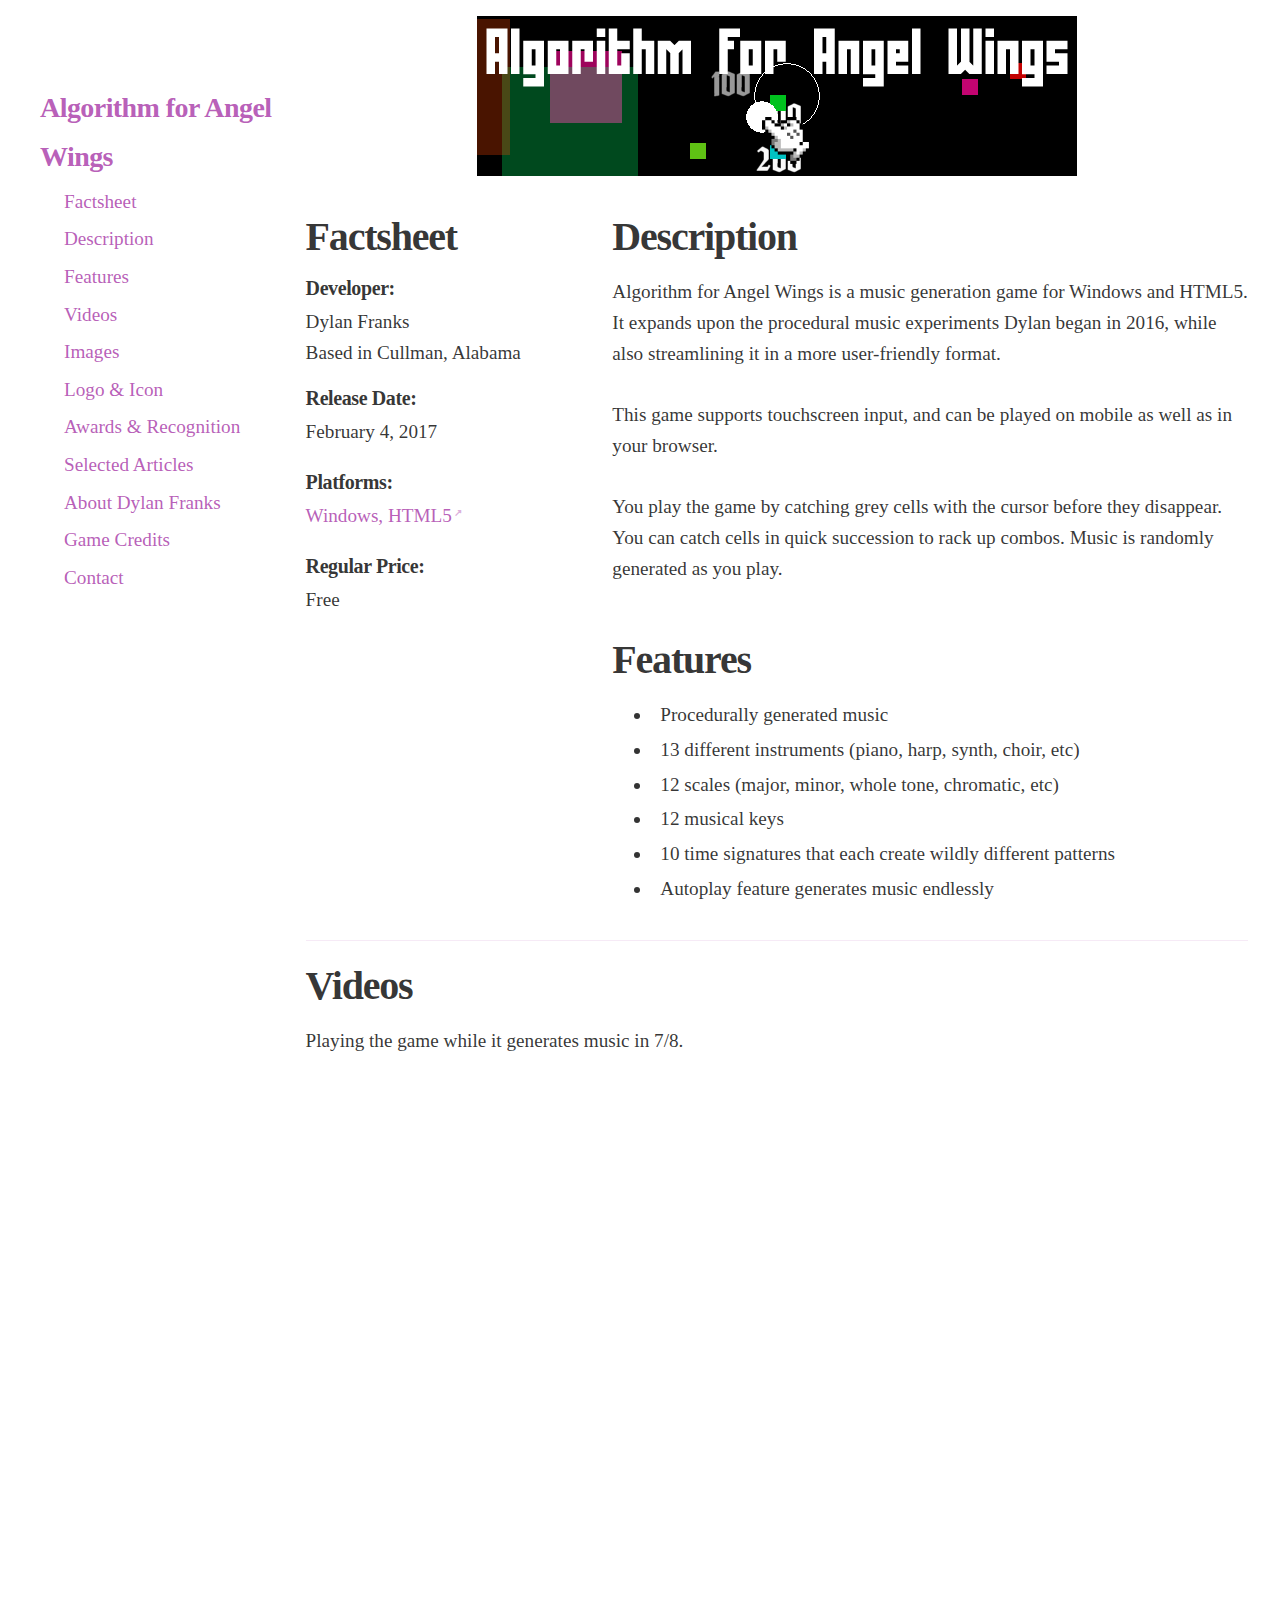
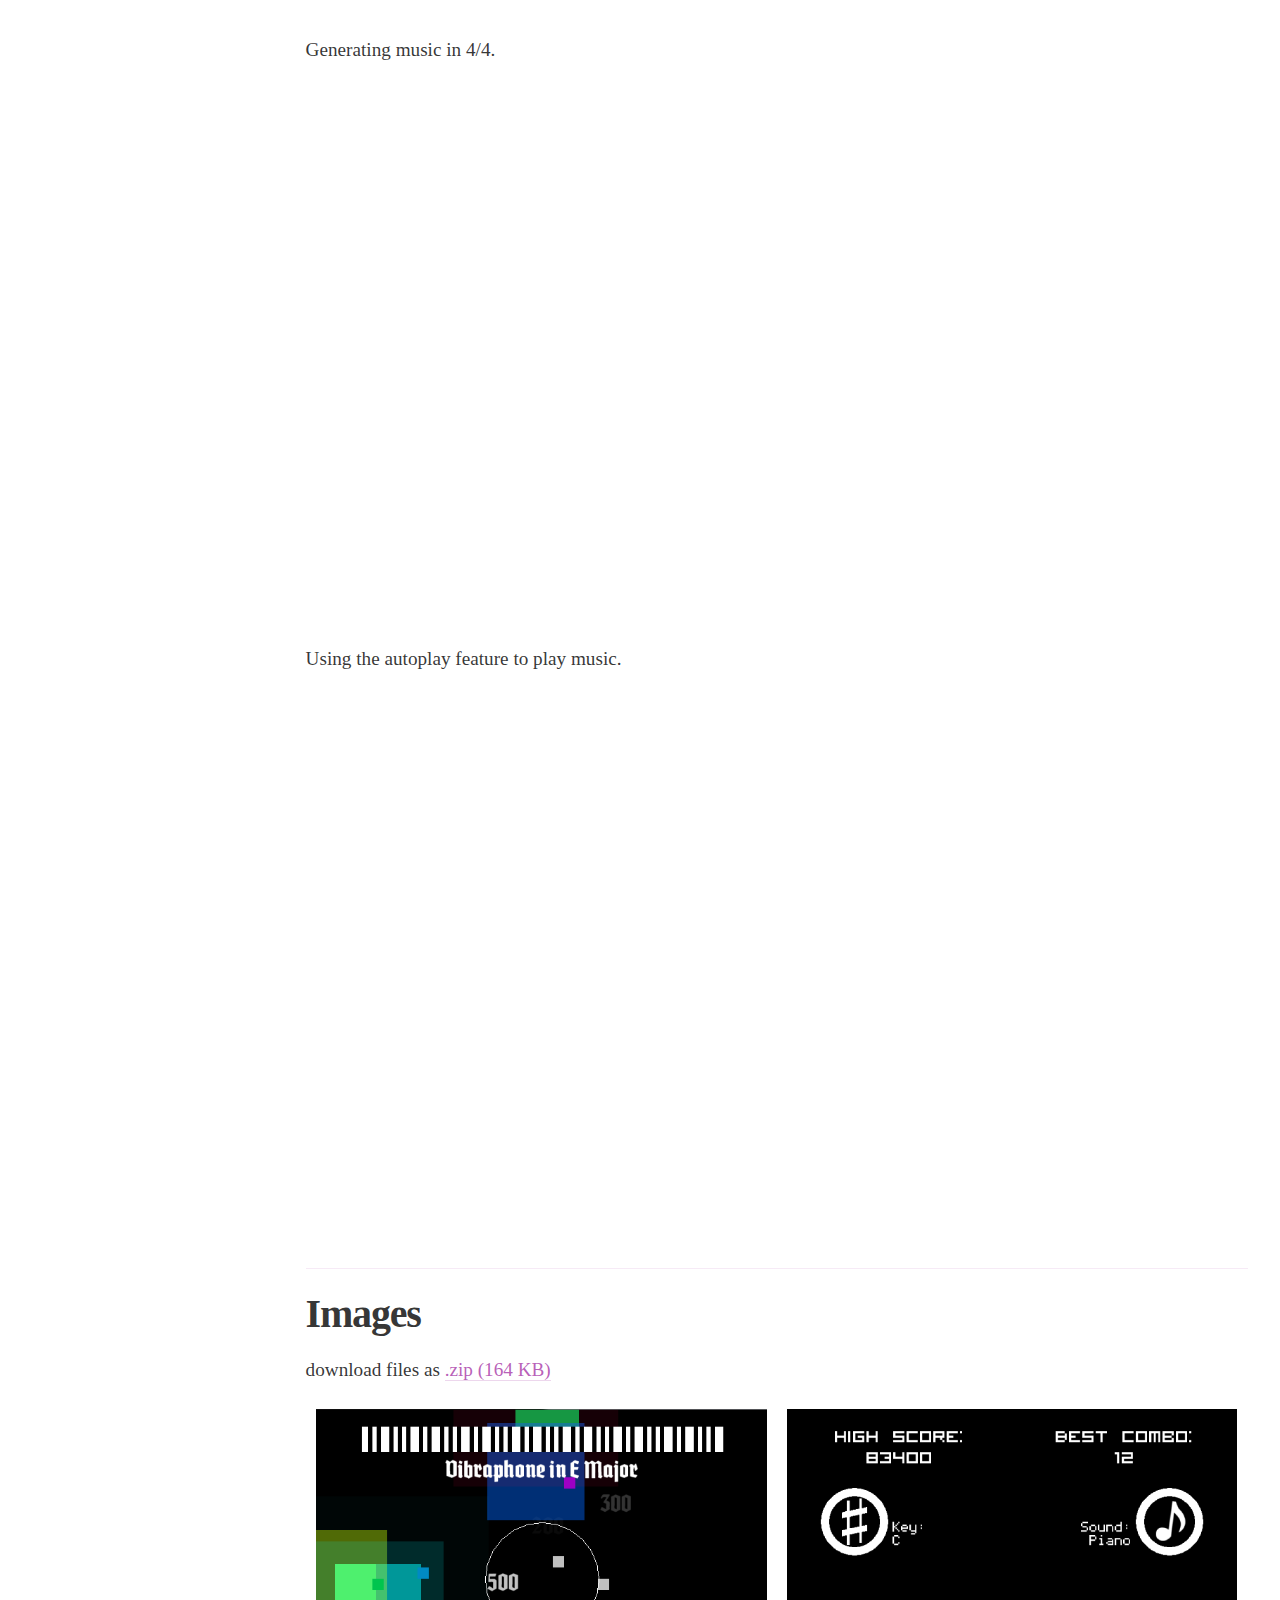
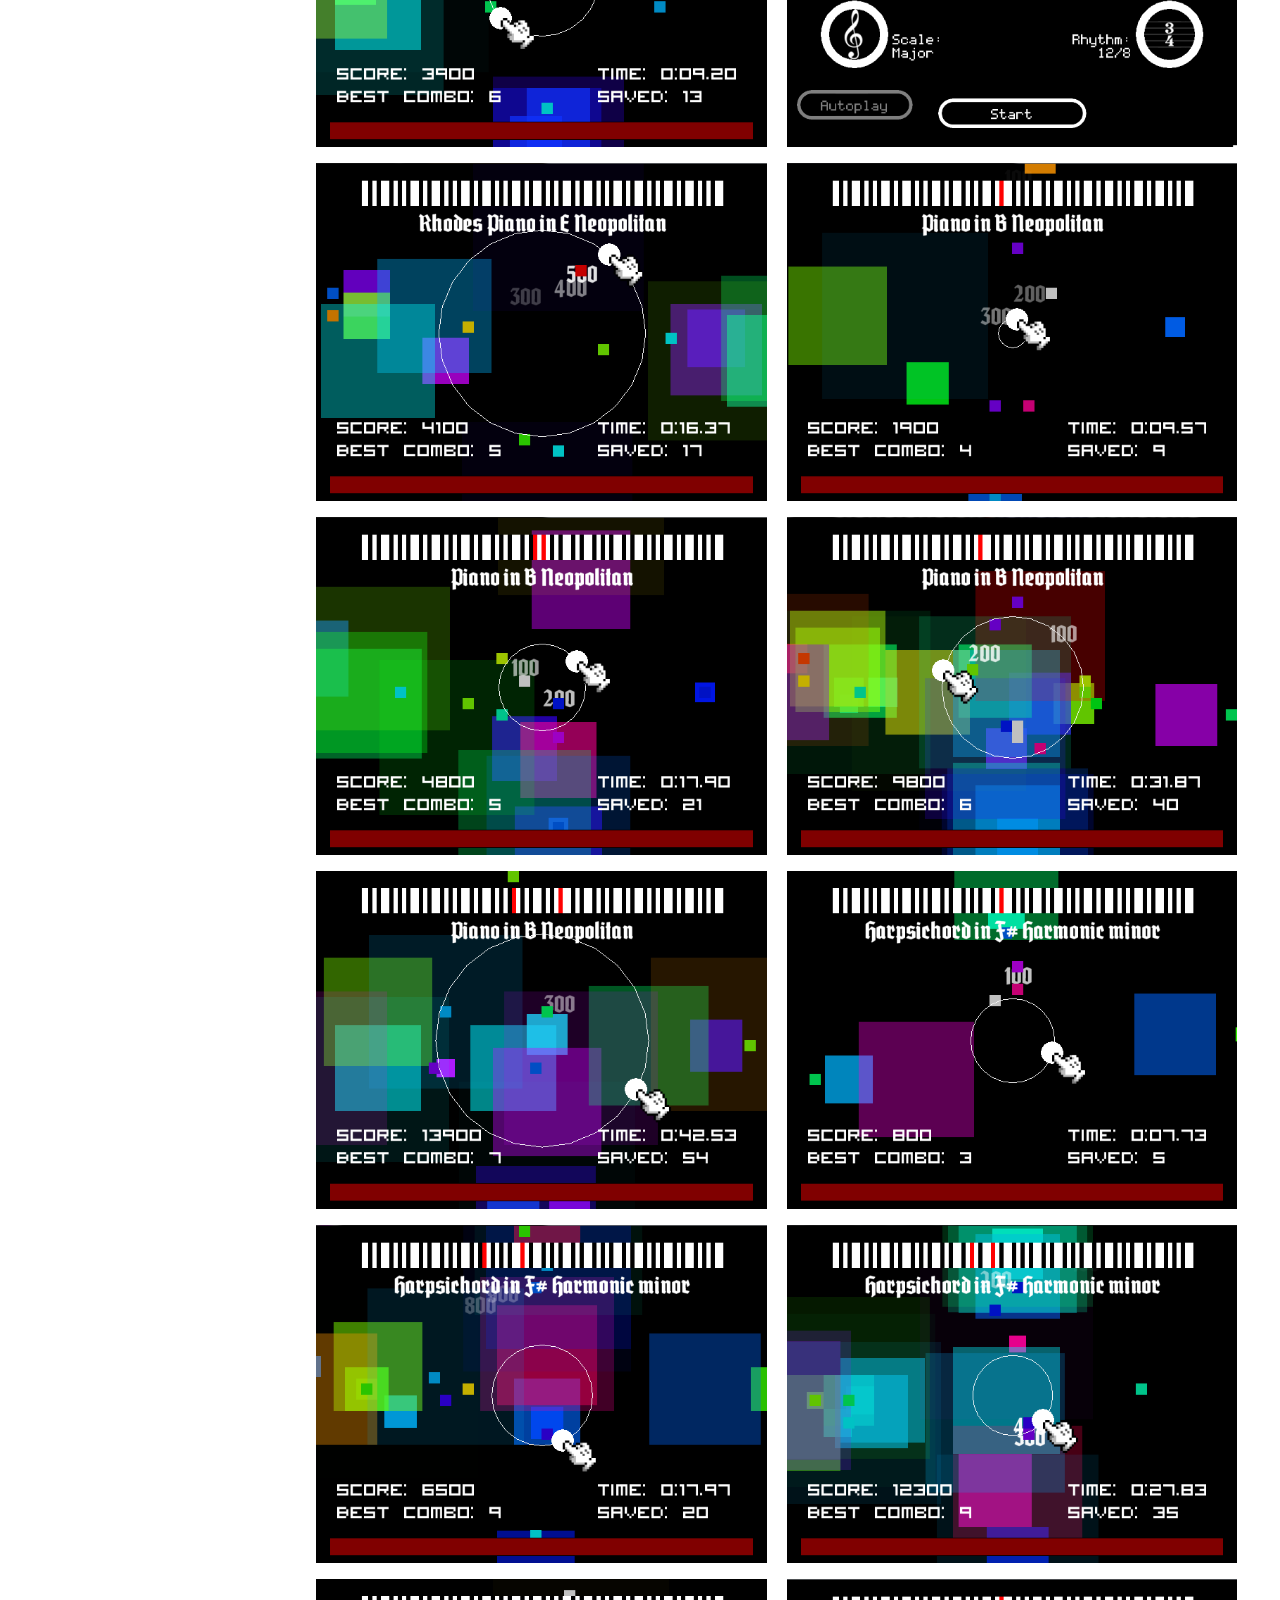
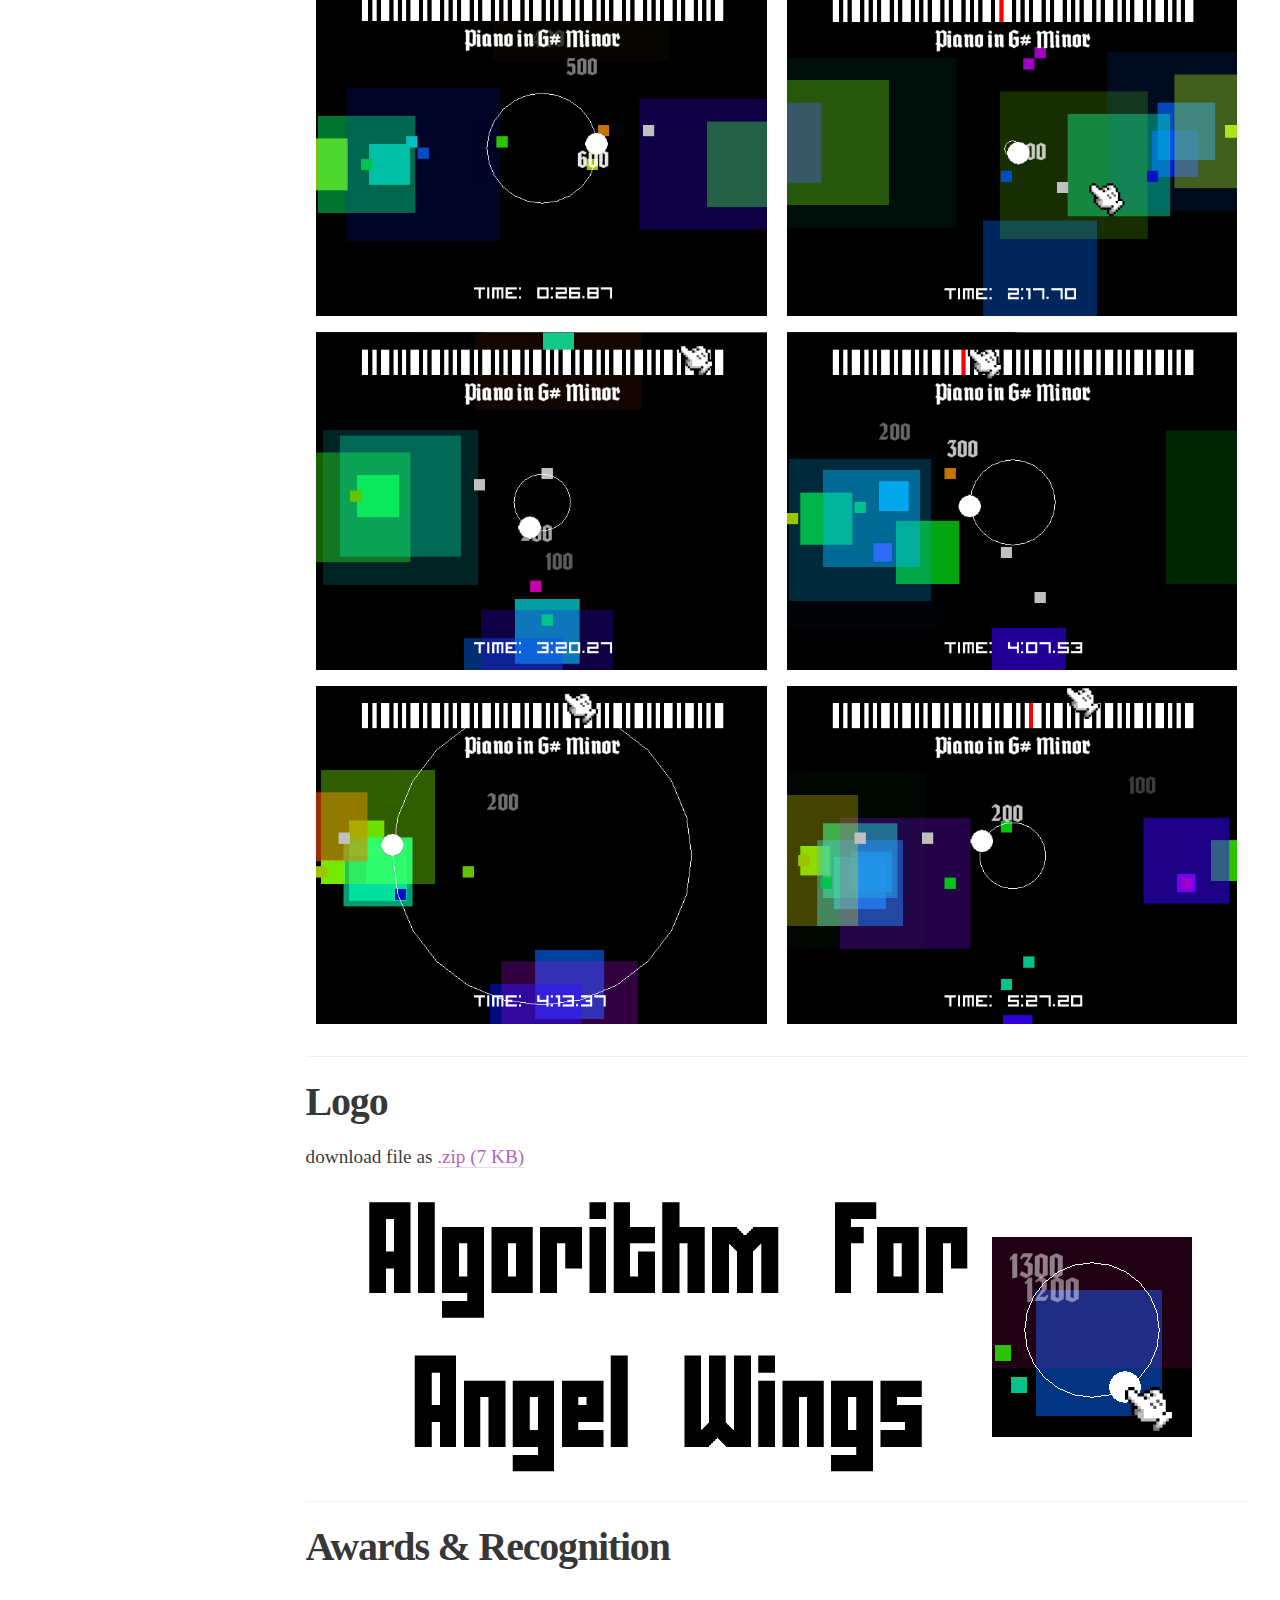
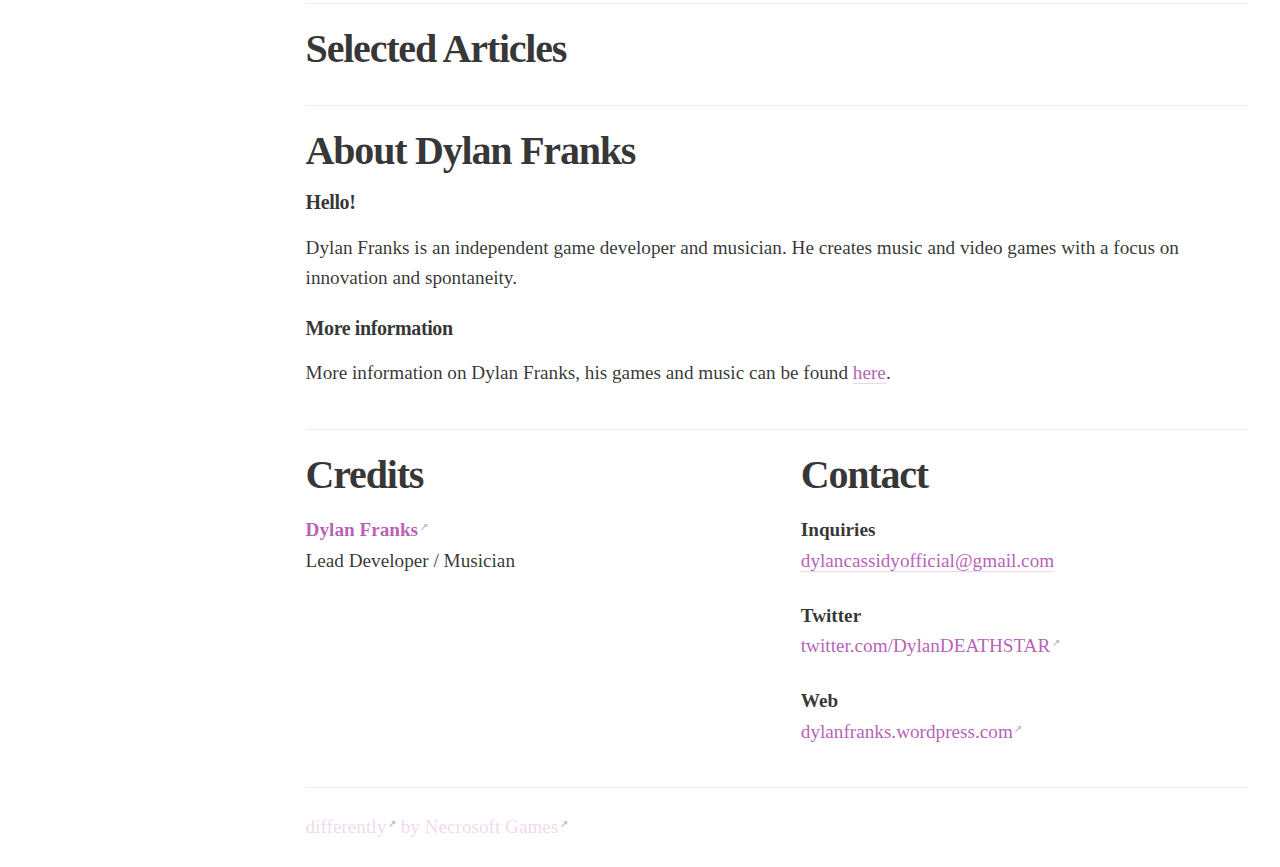
<file: Algorithm_4_Angel_Wings/index.html>
<!doctype html>
<html lang="en">
<head>
  <meta charset="utf-8">
  <meta http-equiv="X-UA-Compatible" content="IE=edge">
  <meta name="viewport" content="width=device-width, initial-scale=1">

  <title>Dylan Franks</title>
  <link rel="stylesheet" href="../assets/css/style.min.css">
</head>

<body>
  <nav>
    <ul>
      <li>
        <h1><a href=".">Algorithm for Angel Wings</a></h1>
        <ul>
          <li><a href="#factsheet">Factsheet</a></li>
          <li><a href="#description">Description</a></li>
          <li><a href="#features">Features</a></li>
          <li><a href="#videos">Videos</a></li>
          <li><a href="#images">Images</a></li>
          <li><a href="#logo-icon">Logo &amp; Icon</a></li>
          <li><a href="#awards-recognition">Awards &amp; Recognition</a></li>
          <li><a href="#selected-articles">Selected Articles</a></li>
          <li><a href="#about">About Dylan Franks</a></li>
          <li><a href="#credits">Game Credits</a></li>
          <li><a href="#contact">Contact</a></li>
        </ul>
      </li>
    </ul>
  </nav>

  <main>
    <header>
      <img src="./media/header.png">
    </header>

    <div id="intro-details">
      <div id="factsheet" class="w-3 w-s-10">
        <h2>Factsheet</h2>
        <div><h3>Developer:</h3><address>Dylan Franks<br>Based in Cullman, Alabama</address></div>
        <div><h3>Release Date:</h3><p>February 4, 2017</p></div>
        <div><h3>Platforms:</h3><p>
          <a href="https://dylanfranks.itch.io/a4aw" target="_blank" class="external">Windows, HTML5</a><br></p></div>
        <div><h3>Regular Price:</h3><p>Free</p></div>
      </div>
      <div id="description" class="w-7 w-s-10">
        <div id="intro">
          <h2>Description</h2>
          <p>Algorithm for Angel Wings is a music generation game for Windows and HTML5. It expands upon the procedural music experiments Dylan began in 2016, while also streamlining it in a more user-friendly format.<br><br> This game supports touchscreen input, and can be played on mobile as well as in your browser.<br><br>

You play the game by catching grey cells with the cursor before they disappear. You can catch cells in quick succession to rack up combos. Music is randomly generated as you play.<br><br></p>
        </div>
        <div id="features">
          <h2>Features</h2>
          <ul>
            <li>Procedurally generated music</li>
            <li>13 different instruments (piano, harp, synth, choir, etc)</li>
            <li>12 scales (major, minor, whole tone, chromatic, etc)</li>
            <li>12 musical keys</li>
            <li>10 time signatures that each create wildly different patterns</li>
            <li>Autoplay feature generates music endlessly</li>
          </ul>
        </div>
      </div>
    </div>
    <div id="videos">
      <h2>Videos</h2>
      <p>Playing the game while it generates music in 7/8.</p>
      <div class="embed-responsive embed-responsive-16by9">
        <iframe class="embed-responsive-item" src="https://www.youtube.com/embed/QI1tzECrkCs" allowfullscreen="allowfullscreen" frameborder="0"></iframe>
      </div>
	  <p>Generating music in 4/4.</p>
      <div class="embed-responsive embed-responsive-16by9">
        <iframe class="embed-responsive-item" src="https://www.youtube.com/embed/_p_aV9wp618" allowfullscreen="allowfullscreen" frameborder="0"></iframe>
      </div>
	  <p>Using the autoplay feature to play music.</p>
      <div class="embed-responsive embed-responsive-16by9">
        <iframe class="embed-responsive-item" src="https://www.youtube.com/embed/NqTXOegyOaY" allowfullscreen="allowfullscreen" frameborder="0"></iframe>
      </div>
    </div>
    <div id="images">
      <h2>Images</h2>
      <p>download files as <a href="./media/images.zip" target="_blank">.zip (164 KB)</a></p>
      <div class="w-10">
        <a href="./media/screenshot-01.png" target="_blank"><img class="i-5 i-s-10" src="./media/screenshot-01.png"></a>
        <a href="./media/screenshot-02.png" target="_blank"><img class="i-5 i-s-10" src="./media/screenshot-02.png"></a>
        <a href="./media/screenshot-03.png" target="_blank"><img class="i-5 i-s-10" src="./media/screenshot-03.png"></a>
        <a href="./media/screenshot-04.png" target="_blank"><img class="i-5 i-s-10" src="./media/screenshot-04.png"></a>
        <a href="./media/screenshot-05.png" target="_blank"><img class="i-5 i-s-10" src="./media/screenshot-05.png"></a>
        <a href="./media/screenshot-06.png" target="_blank"><img class="i-5 i-s-10" src="./media/screenshot-06.png"></a>
        <a href="./media/screenshot-07.png" target="_blank"><img class="i-5 i-s-10" src="./media/screenshot-07.png"></a>
        <a href="./media/screenshot-08.png" target="_blank"><img class="i-5 i-s-10" src="./media/screenshot-08.png"></a>
        <a href="./media/screenshot-09.png" target="_blank"><img class="i-5 i-s-10" src="./media/screenshot-09.png"></a>
        <a href="./media/screenshot-10.png" target="_blank"><img class="i-5 i-s-10" src="./media/screenshot-10.png"></a>
        <a href="./media/screenshot-11.png" target="_blank"><img class="i-5 i-s-10" src="./media/screenshot-11.png"></a>
        <a href="./media/screenshot-12.png" target="_blank"><img class="i-5 i-s-10" src="./media/screenshot-12.png"></a>
        <a href="./media/screenshot-13.png" target="_blank"><img class="i-5 i-s-10" src="./media/screenshot-13.png"></a>
        <a href="./media/screenshot-14.png" target="_blank"><img class="i-5 i-s-10" src="./media/screenshot-14.png"></a>
        <a href="./media/screenshot-15.png" target="_blank"><img class="i-5 i-s-10" src="./media/screenshot-15.png"></a>
        <a href="./media/screenshot-16.png" target="_blank"><img class="i-5 i-s-10" src="./media/screenshot-16.png"></a>
      </div>
    </div>
    <div id="logo-icon">
      <h2>Logo</h2>
      <p>download file as <a href="./media/logo.zip" target="_blank">.zip (7 KB)</a></p>
      <div class="w-10">
        <a href="./media/logo.png" target="_blank"><img src="./media/logo.png"></a>
        <a href="./media/icon.png" target="_blank"><img src="./media/icon.png"></a>
      </div>
    </div>
    <div id="awards-recognition">
      <h2>Awards &amp; Recognition</h2>
      <blockquote>
        <ul>
        </ul>
      </blockquote>
    </div>
    <div id="selected-articles">
      <h2>Selected Articles</h2>
      <blockquote>
        <ul>
        </ul>
      </blockquote>
    </div>
    <div id="about">
      <h2>About Dylan Franks</h2>
      <h3>Hello!</h3>
      <p>Dylan Franks is an independent game developer and musician. He creates music and video games with a focus on innovation and spontaneity.</p>
      <h3>More information</h3>
      <p>More information on Dylan Franks, his games and music can be found <a href="../">here</a>.</p>
    </div>
    <div id="outro-details">
      <div id="credits" class="w-5 w-xs-10">
        <h2>Credits</h2>
        <p><strong><a href="https://dylanfranks.wordpress.com/" class="external">Dylan Franks</a></strong><br>Lead Developer / Musician</p>
      </div>
      <div id="contact" class="w-5 w-xs-10">
        <h2>Contact</h2>
        <p><strong>Inquiries</strong><br><a href="mailto:dylancassidyofficial@gmail.com">dylancassidyofficial@gmail.com</a></p>
        <p><strong>Twitter</strong><br><a href="https://twitter.com/DylanDEATHSTAR" target="_blank" class="external">twitter.com/DylanDEATHSTAR</a></p>
        <p><strong>Web</strong><br><a href="https://dylanfranks.wordpress.com/" target="_blank" class="external">dylanfranks.wordpress.com</a></p>
      </div>
    </div>

    <footer>
      <p>
        <a class="external" href="//necrosoftgames.com/differently" target="_blank" class="external">differently</a>
        by
        <a class="external" href="//necrosoftgames.com" target="_blank" class="external">Necrosoft Games</a>
      </p>
    </footer>
  </main>
</body>
</html>
</file>
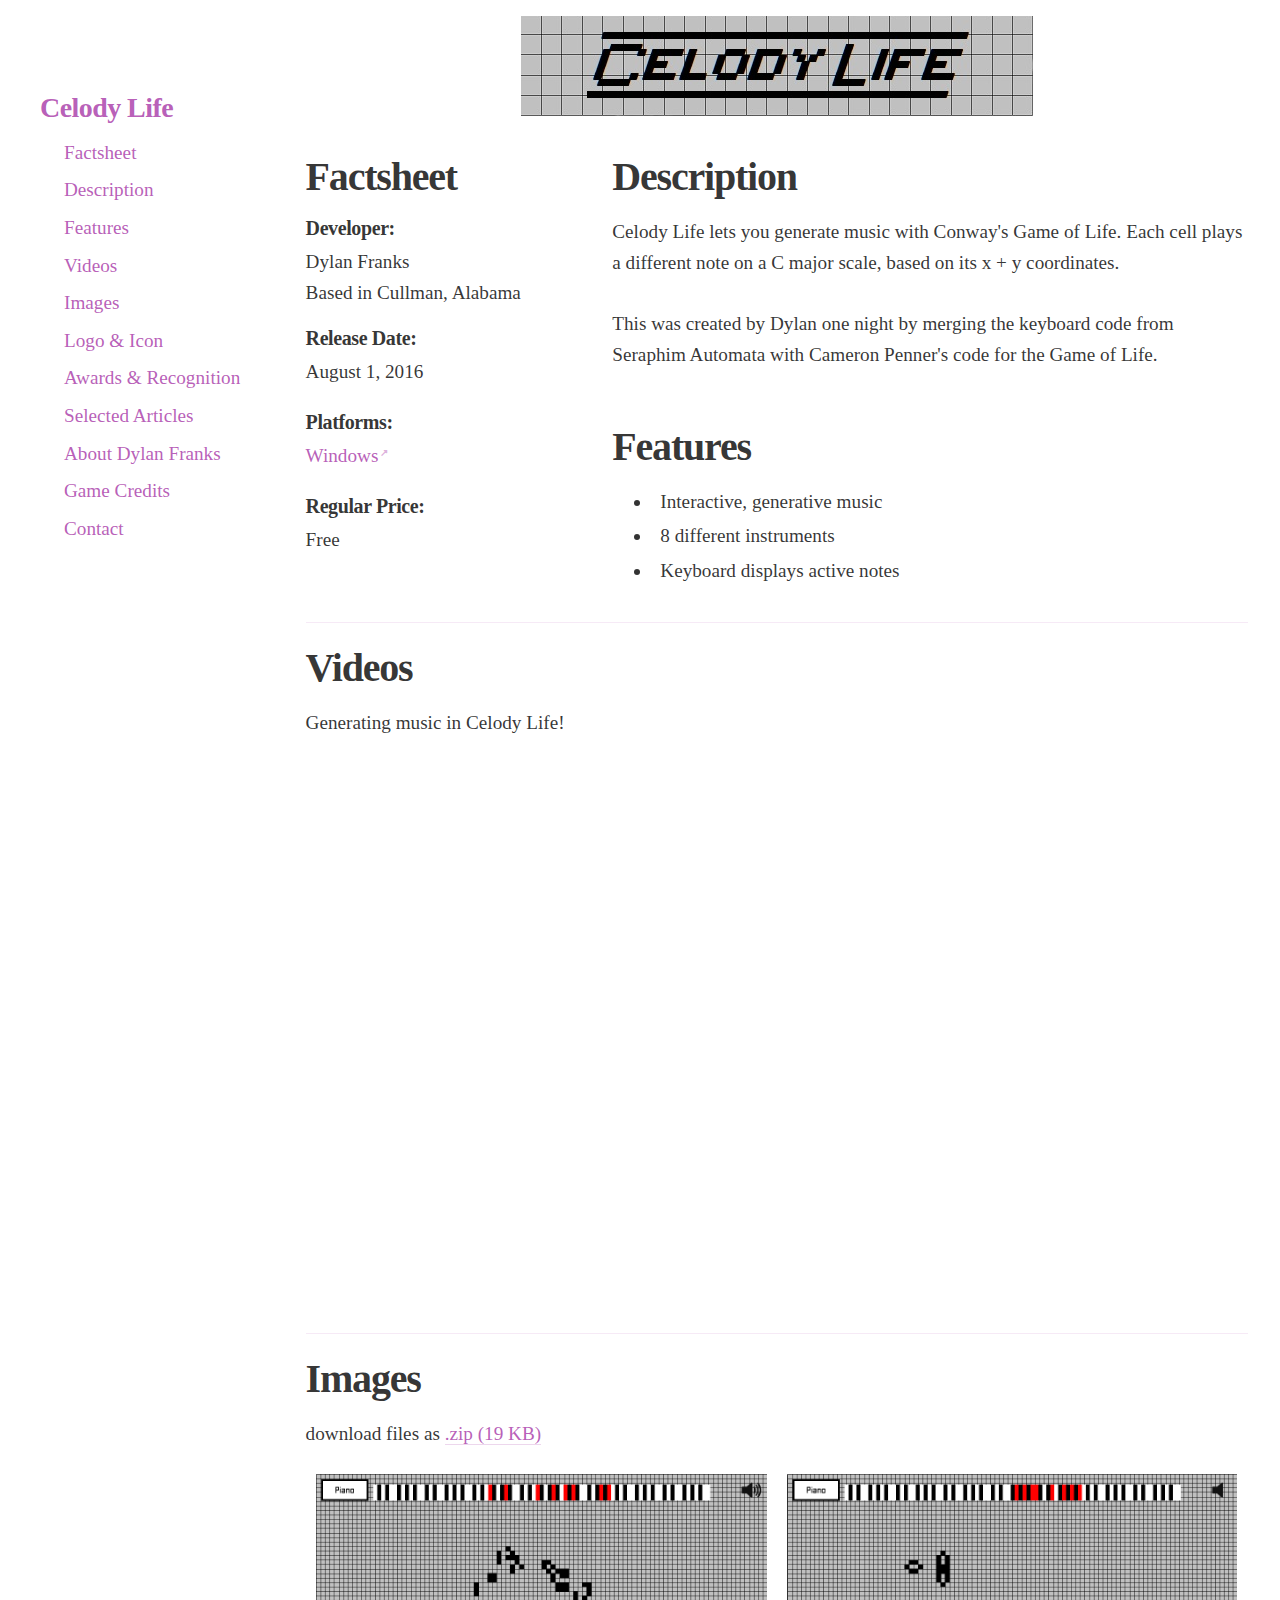
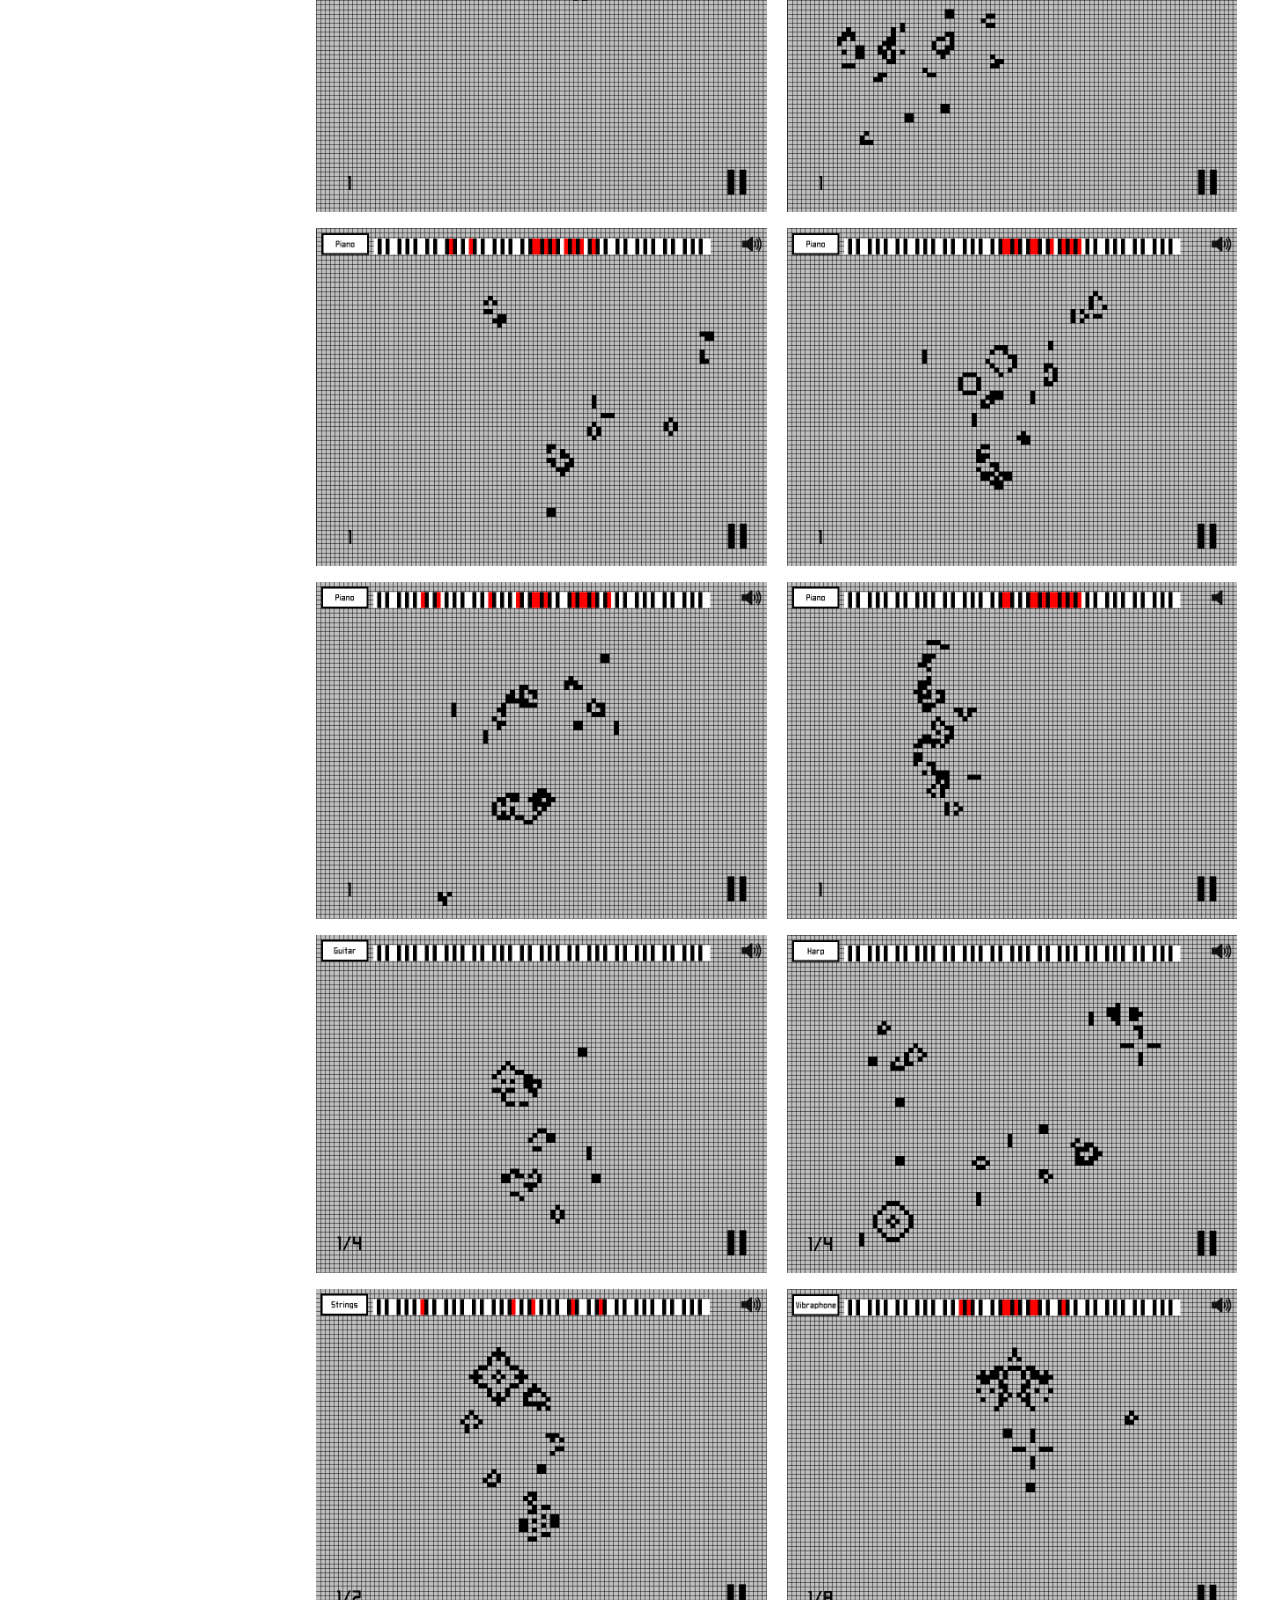
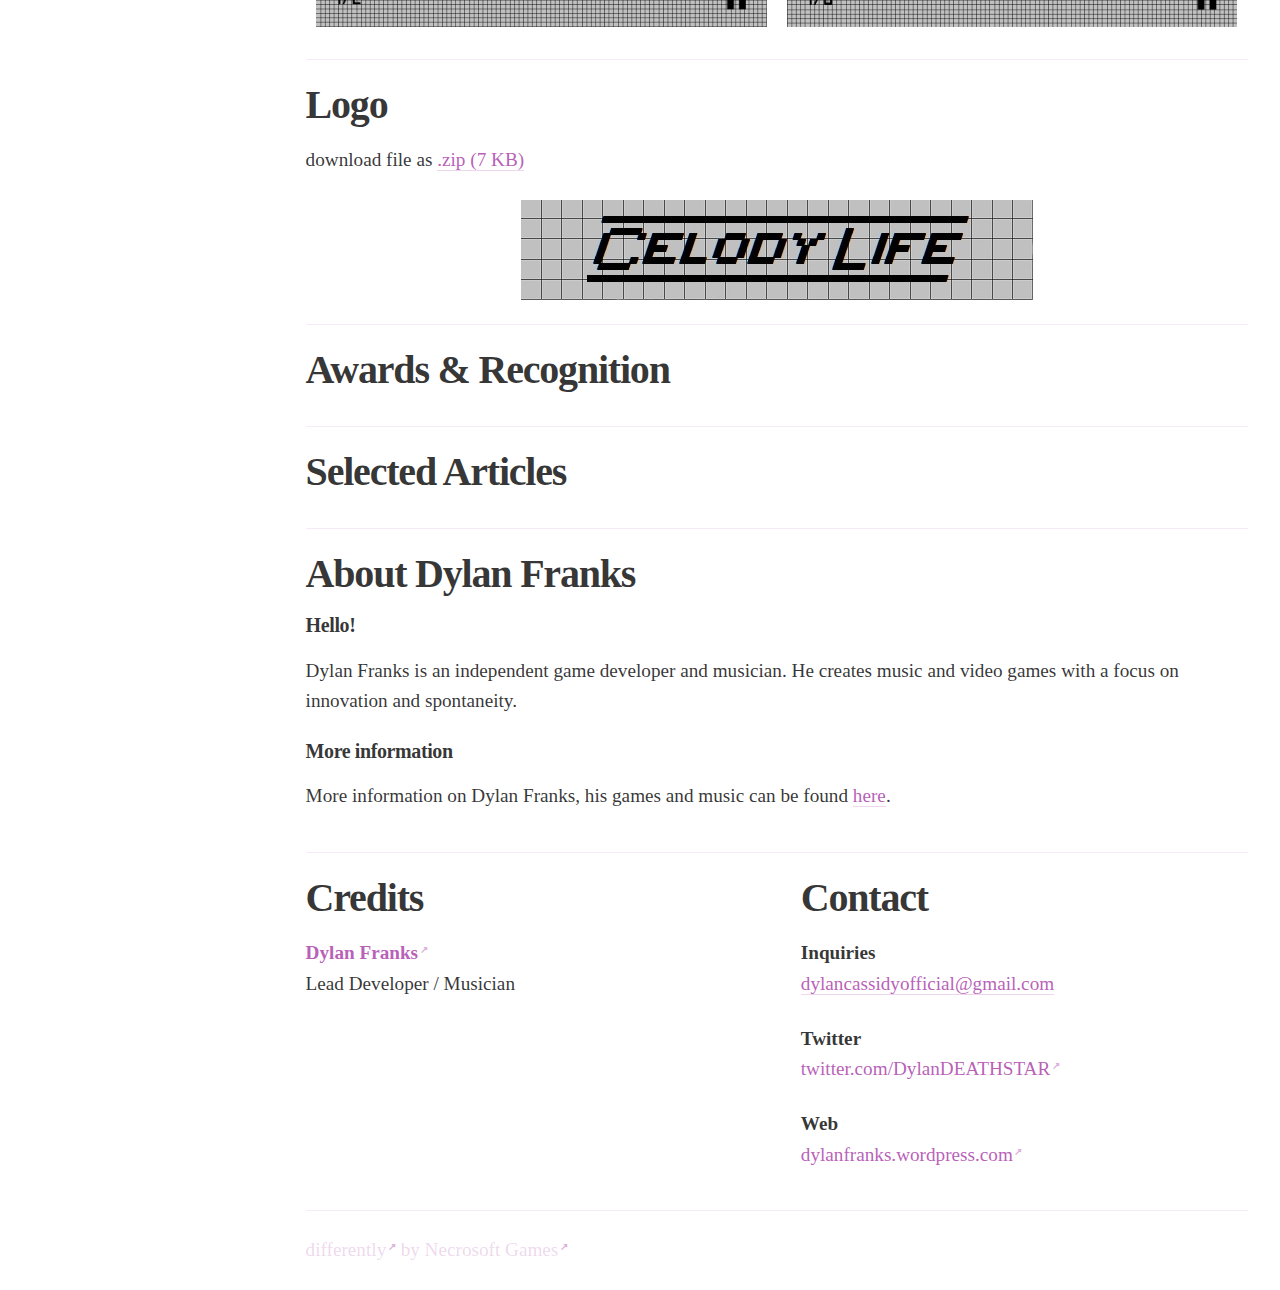
<file: Celody_Life/index.html>
<!doctype html>
<html lang="en">
<head>
  <meta charset="utf-8">
  <meta http-equiv="X-UA-Compatible" content="IE=edge">
  <meta name="viewport" content="width=device-width, initial-scale=1">

  <title>Dylan Franks</title>
  <link rel="stylesheet" href="../assets/css/style.min.css">
</head>

<body>
  <nav>
    <ul>
      <li>
        <h1><a href=".">Celody Life</a></h1>
        <ul>
          <li><a href="#factsheet">Factsheet</a></li>
          <li><a href="#description">Description</a></li>
          <li><a href="#features">Features</a></li>
          <li><a href="#videos">Videos</a></li>
          <li><a href="#images">Images</a></li>
          <li><a href="#logo-icon">Logo &amp; Icon</a></li>
          <li><a href="#awards-recognition">Awards &amp; Recognition</a></li>
          <li><a href="#selected-articles">Selected Articles</a></li>
          <li><a href="#about">About Dylan Franks</a></li>
          <li><a href="#credits">Game Credits</a></li>
          <li><a href="#contact">Contact</a></li>
        </ul>
      </li>
    </ul>
  </nav>

  <main>
    <header>
      <img src="./media/header.png">
    </header>

    <div id="intro-details">
      <div id="factsheet" class="w-3 w-s-10">
        <h2>Factsheet</h2>
        <div><h3>Developer:</h3><address>Dylan Franks<br>Based in Cullman, Alabama</address></div>
        <div><h3>Release Date:</h3><p>August 1, 2016</p></div>
        <div><h3>Platforms:</h3><p>
          <a href="https://dylanfranks.itch.io/celody-life" target="_blank" class="external">Windows</a><br></p></div>
        <div><h3>Regular Price:</h3><p>Free</p></div>
      </div>
      <div id="description" class="w-7 w-s-10">
        <div id="intro">
          <h2>Description</h2>
          <p>Celody Life lets you generate music with Conway's Game of Life. Each cell plays a different note on a C major scale, based on its x + y coordinates.<br><br>

This was created by Dylan one night by merging the keyboard code from Seraphim Automata with Cameron Penner's code for the Game of Life.<br><br></p>
        </div>
        <div id="features">
          <h2>Features</h2>
          <ul>
            <li>Interactive, generative music</li>
            <li>8 different instruments</li>
            <li>Keyboard displays active notes</li>
          </ul>
        </div>
      </div>
    </div>
    <div id="videos">
      <h2>Videos</h2>
      <p>Generating music in Celody Life!</p>
      <div class="embed-responsive embed-responsive-16by9">
        <iframe class="embed-responsive-item" src="https://www.youtube.com/embed/iwC3eZCzowk" allowfullscreen="allowfullscreen" frameborder="0"></iframe>
      </div>
    </div>
    <div id="images">
      <h2>Images</h2>
      <p>download files as <a href="./media/images.zip" target="_blank">.zip (19 KB)</a></p>
      <div class="w-10">
        <a href="./media/screenshot-01.png" target="_blank"><img class="i-5 i-s-10" src="./media/screenshot-01.png"></a>
        <a href="./media/screenshot-02.png" target="_blank"><img class="i-5 i-s-10" src="./media/screenshot-02.png"></a>
        <a href="./media/screenshot-03.png" target="_blank"><img class="i-5 i-s-10" src="./media/screenshot-03.png"></a>
        <a href="./media/screenshot-04.png" target="_blank"><img class="i-5 i-s-10" src="./media/screenshot-04.png"></a>
        <a href="./media/screenshot-05.png" target="_blank"><img class="i-5 i-s-10" src="./media/screenshot-05.png"></a>
        <a href="./media/screenshot-06.png" target="_blank"><img class="i-5 i-s-10" src="./media/screenshot-06.png"></a>
        <a href="./media/screenshot-07.png" target="_blank"><img class="i-5 i-s-10" src="./media/screenshot-07.png"></a>
        <a href="./media/screenshot-08.png" target="_blank"><img class="i-5 i-s-10" src="./media/screenshot-08.png"></a>
        <a href="./media/screenshot-09.png" target="_blank"><img class="i-5 i-s-10" src="./media/screenshot-09.png"></a>
        <a href="./media/screenshot-10.png" target="_blank"><img class="i-5 i-s-10" src="./media/screenshot-10.png"></a>
      </div>
    </div>
    <div id="logo-icon">
      <h2>Logo</h2>
      <p>download file as <a href="./media/logo.zip" target="_blank">.zip (7 KB)</a></p>
      <div class="w-10">
        <a href="./media/logo.png" target="_blank"><img src="./media/logo.png"></a>
      </div>
    </div>
    <div id="awards-recognition">
      <h2>Awards &amp; Recognition</h2>
      <blockquote>
        <ul>
        </ul>
      </blockquote>
    </div>
    <div id="selected-articles">
      <h2>Selected Articles</h2>
      <blockquote>
        <ul>
        </ul>
      </blockquote>
    </div>
    <div id="about">
      <h2>About Dylan Franks</h2>
      <h3>Hello!</h3>
      <p>Dylan Franks is an independent game developer and musician. He creates music and video games with a focus on innovation and spontaneity.</p>
      <h3>More information</h3>
      <p>More information on Dylan Franks, his games and music can be found <a href="../">here</a>.</p>
    </div>
    <div id="outro-details">
      <div id="credits" class="w-5 w-xs-10">
        <h2>Credits</h2>
        <p><strong><a href="https://dylanfranks.wordpress.com/" class="external">Dylan Franks</a></strong><br>Lead Developer / Musician</p>
      </div>
      <div id="contact" class="w-5 w-xs-10">
        <h2>Contact</h2>
        <p><strong>Inquiries</strong><br><a href="mailto:dylancassidyofficial@gmail.com">dylancassidyofficial@gmail.com</a></p>
        <p><strong>Twitter</strong><br><a href="https://twitter.com/DylanDEATHSTAR" target="_blank" class="external">twitter.com/DylanDEATHSTAR</a></p>
        <p><strong>Web</strong><br><a href="https://dylanfranks.wordpress.com/" target="_blank" class="external">dylanfranks.wordpress.com</a></p>
      </div>
    </div>

    <footer>
      <p>
        <a class="external" href="//necrosoftgames.com/differently" target="_blank" class="external">differently</a>
        by
        <a class="external" href="//necrosoftgames.com" target="_blank" class="external">Necrosoft Games</a>
      </p>
    </footer>
  </main>
</body>
</html>
</file>
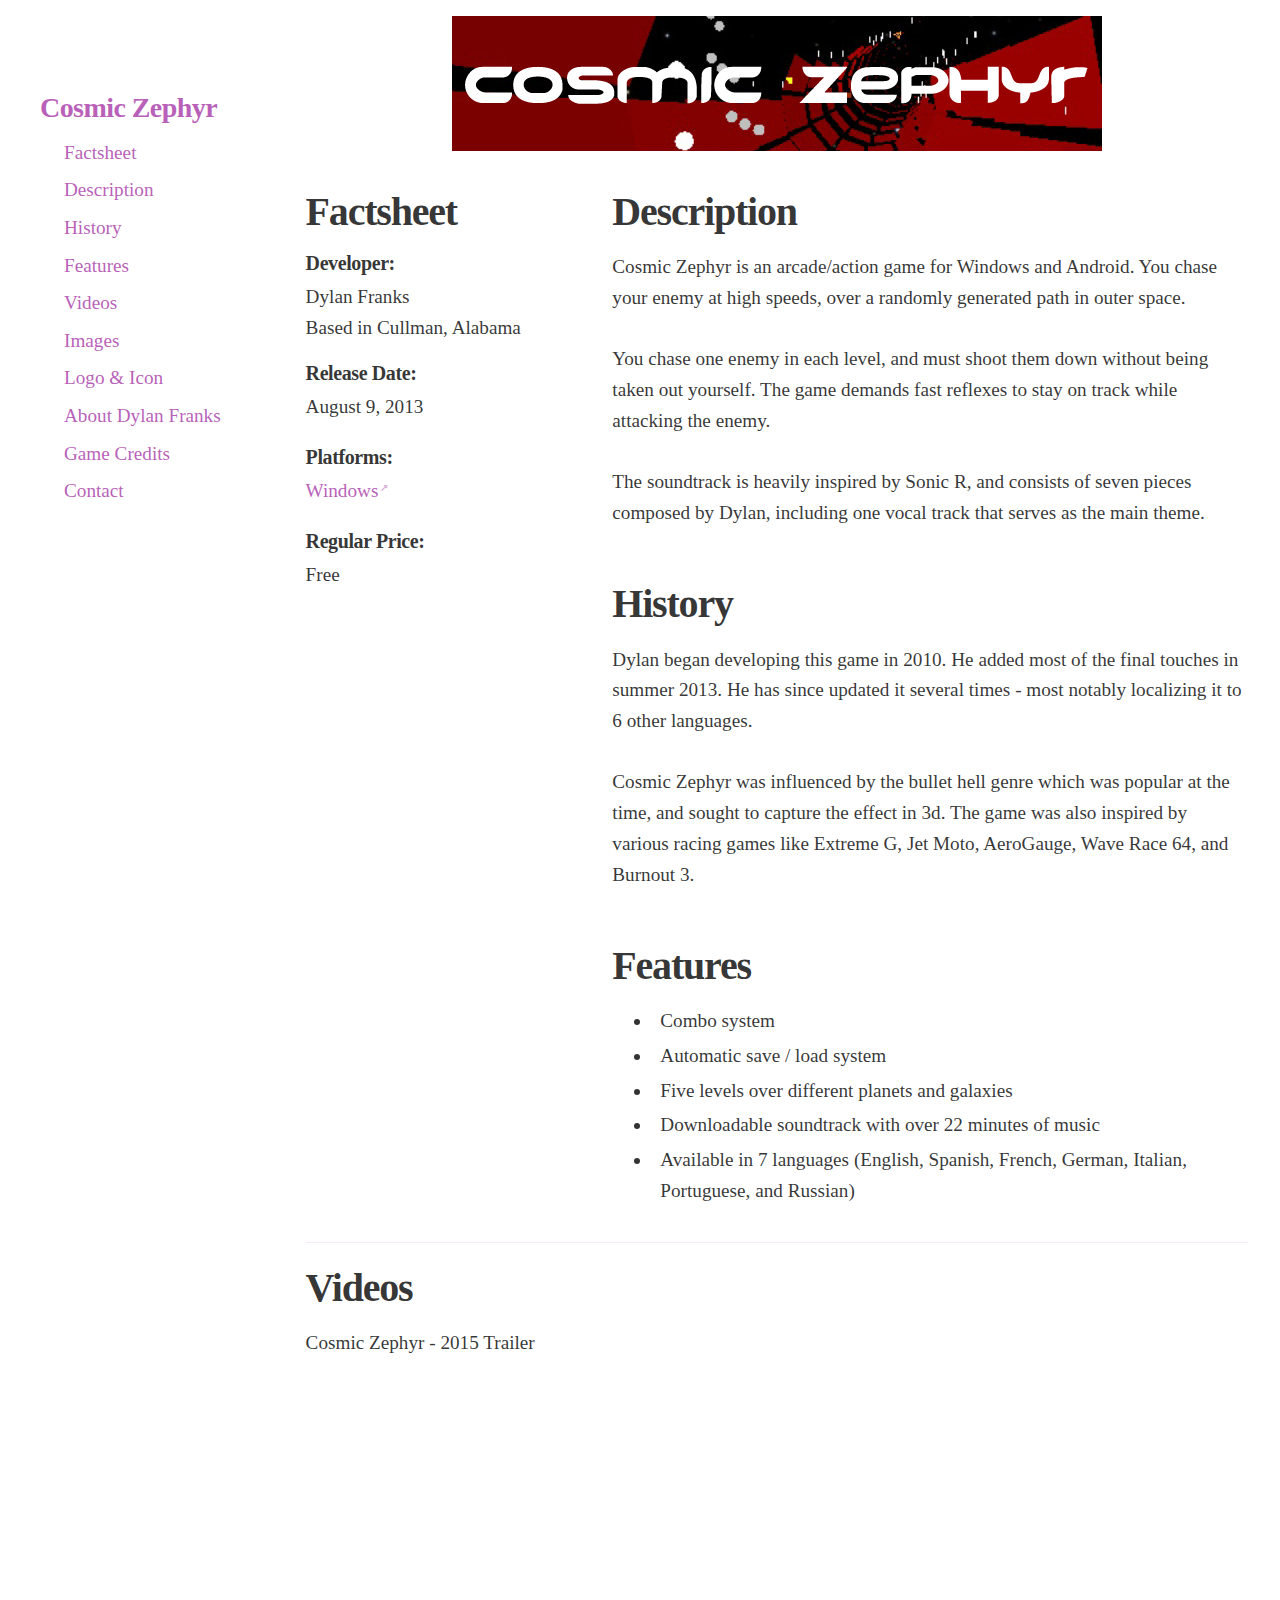
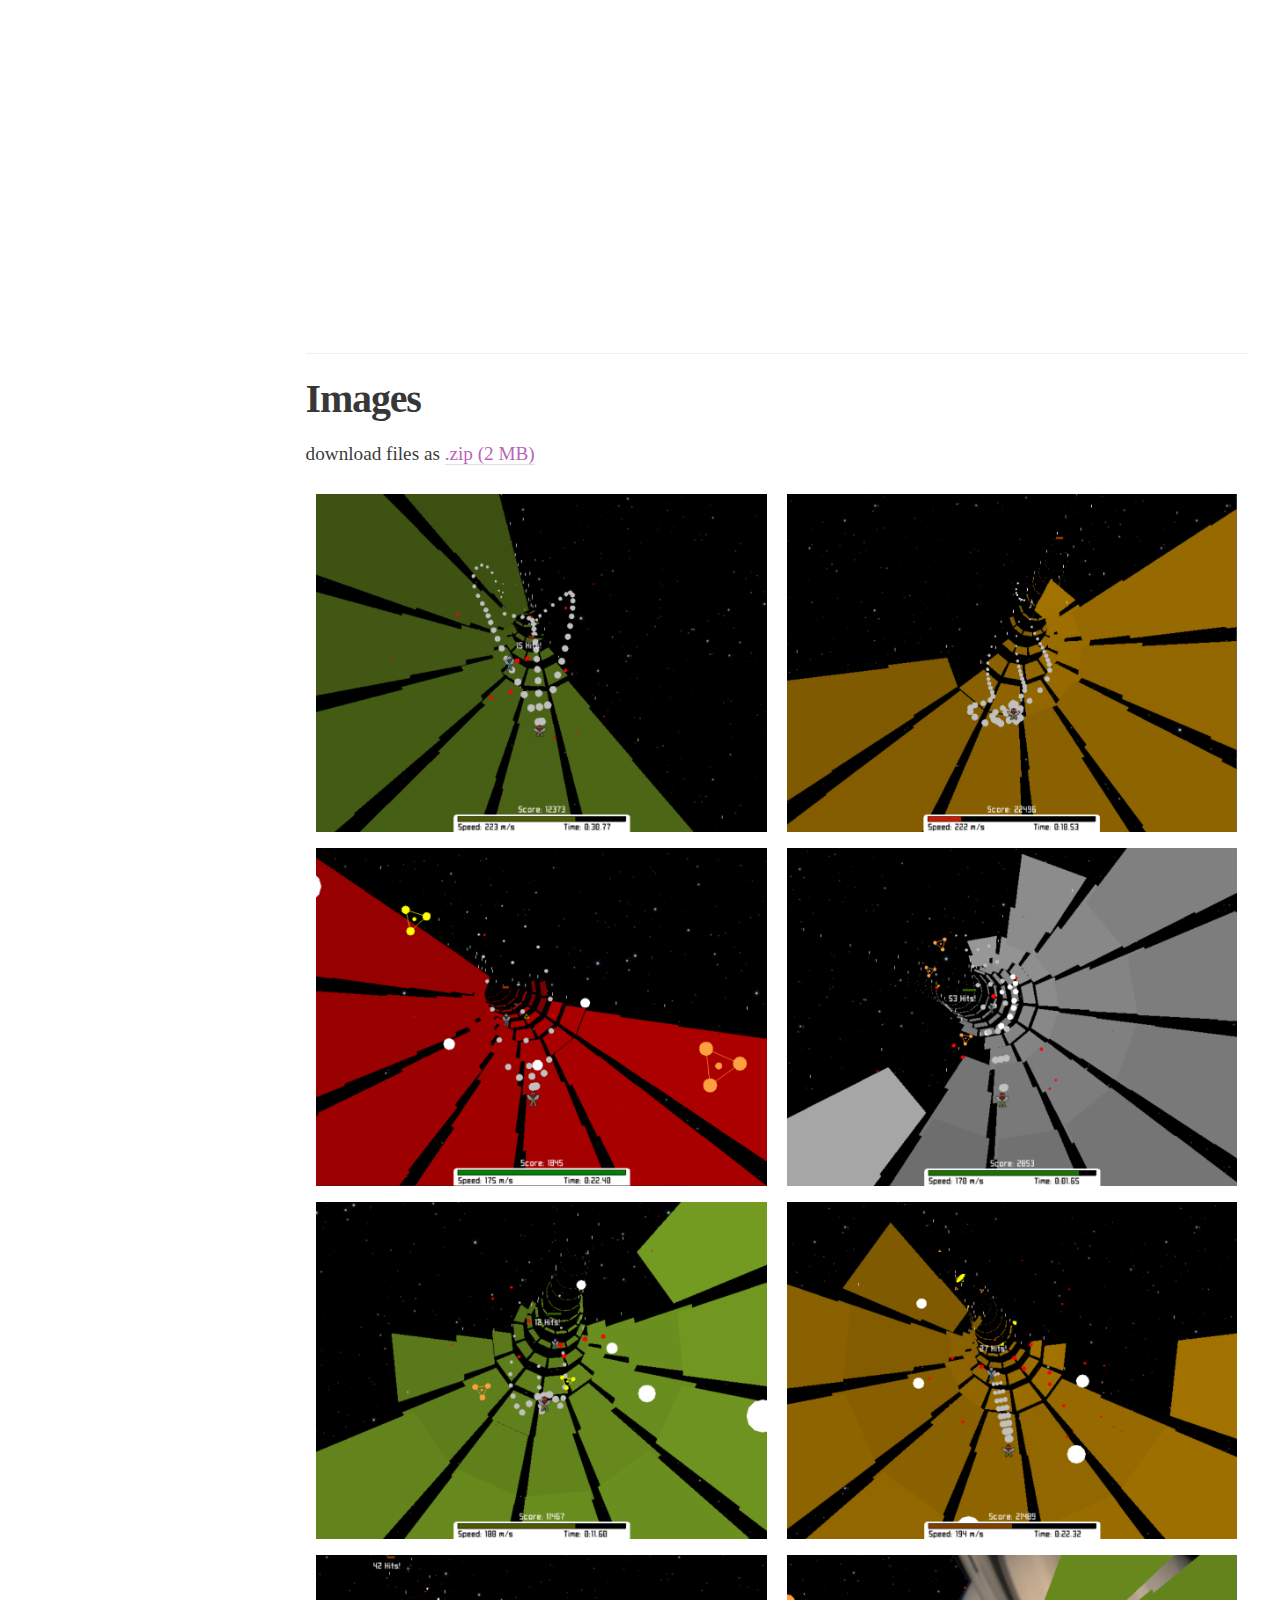
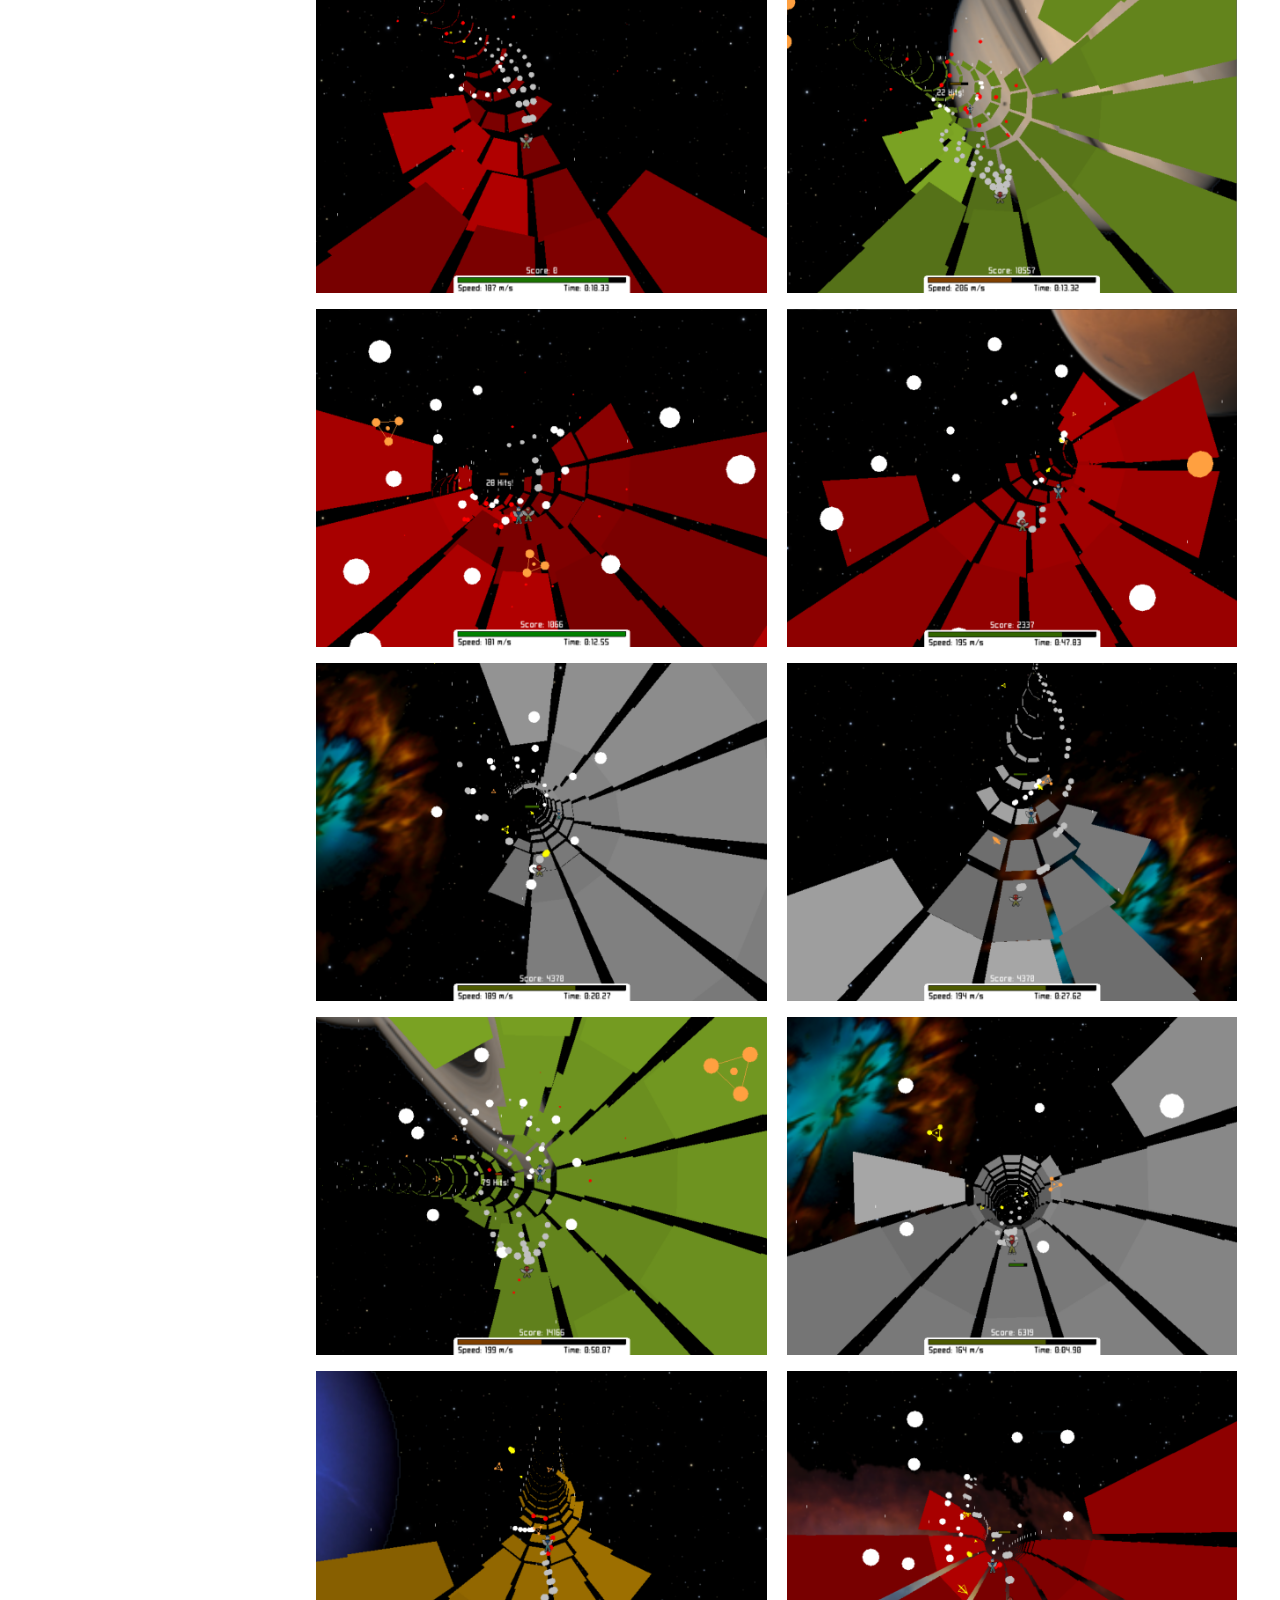
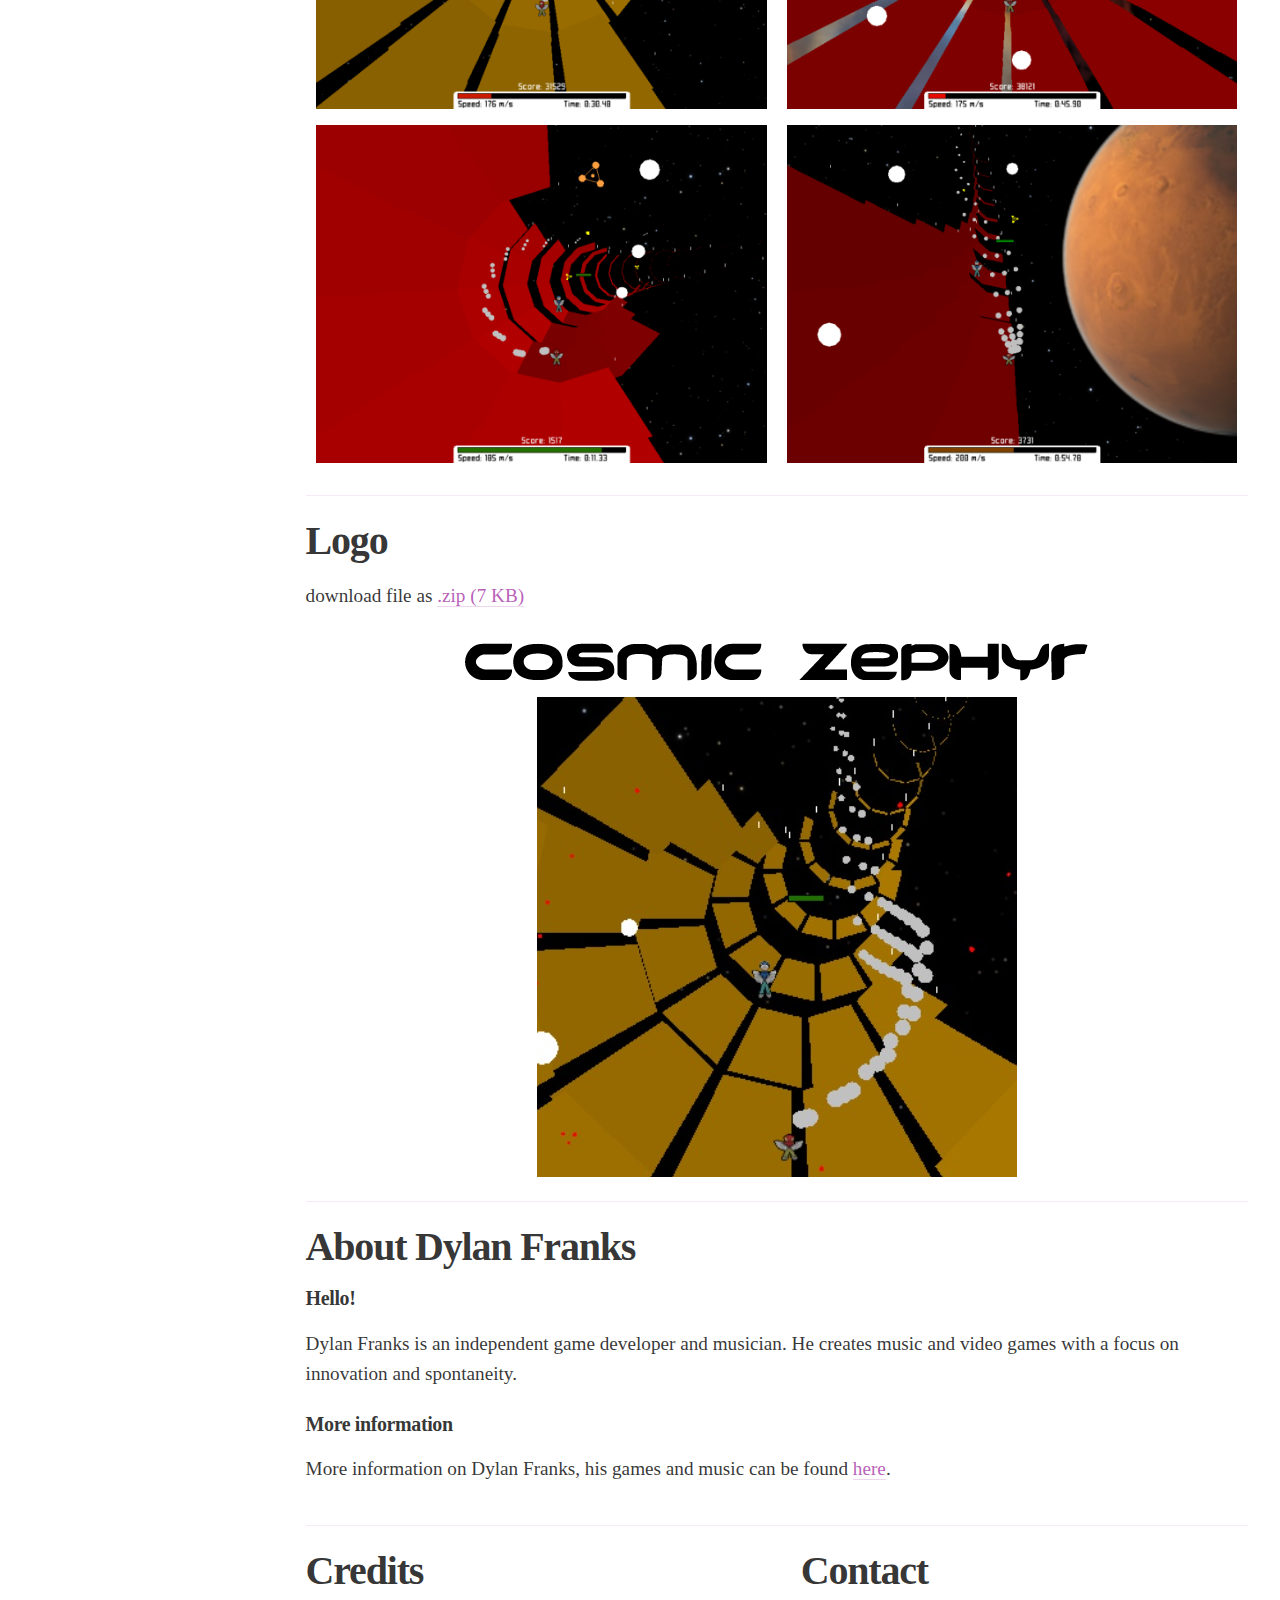
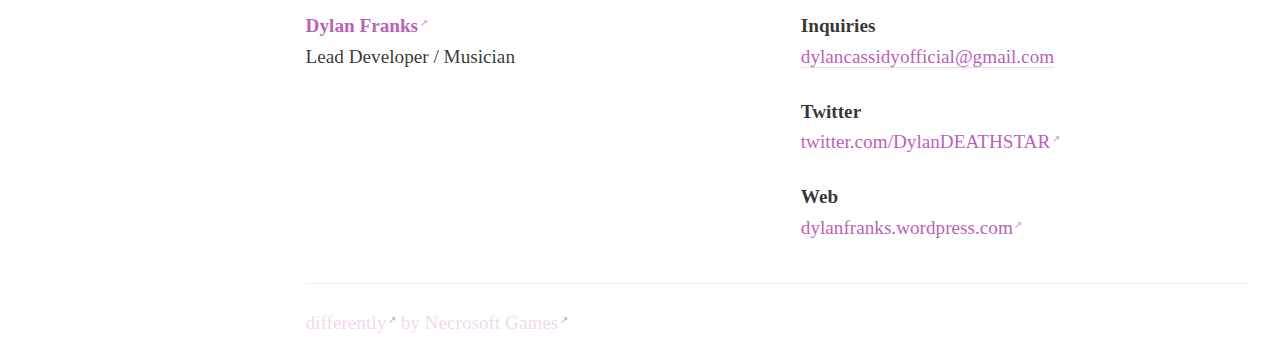
<file: Cosmic_Zephyr/index.html>
<!doctype html>
<html lang="en">
<head>
  <meta charset="utf-8">
  <meta http-equiv="X-UA-Compatible" content="IE=edge">
  <meta name="viewport" content="width=device-width, initial-scale=1">

  <title>Dylan Franks</title>
  <link rel="stylesheet" href="../assets/css/style.min.css">
</head>

<body>
  <nav>
    <ul>
      <li>
        <h1><a href=".">Cosmic Zephyr</a></h1>
        <ul>
          <li><a href="#factsheet">Factsheet</a></li>
          <li><a href="#description">Description</a></li>
          <li><a href="#history">History</a></li>
          <li><a href="#features">Features</a></li>
          <li><a href="#videos">Videos</a></li>
          <li><a href="#images">Images</a></li>
          <li><a href="#logo-icon">Logo &amp; Icon</a></li>
          <li><a href="#about">About Dylan Franks</a></li>
          <li><a href="#credits">Game Credits</a></li>
          <li><a href="#contact">Contact</a></li>
        </ul>
      </li>
    </ul>
  </nav>

  <main>
    <header>
      <img src="./media/header.png">
    </header>

    <div id="intro-details">
      <div id="factsheet" class="w-3 w-s-10">
        <h2>Factsheet</h2>
        <div><h3>Developer:</h3><address>Dylan Franks<br>Based in Cullman, Alabama</address></div>
        <div><h3>Release Date:</h3><p>August 9, 2013</p></div>
        <div><h3>Platforms:</h3><p>
          <a href="https://dylanfranks.itch.io/cosmic-zephyr" target="_blank" class="external">Windows</a><br></p></div>
        <div><h3>Regular Price:</h3><p>Free</p></div>
      </div>
      <div id="description" class="w-7 w-s-10">
        <div id="intro">
          <h2>Description</h2>
          <p>Cosmic Zephyr is an arcade/action game for Windows and Android. You chase your enemy at high speeds, over a randomly generated path in outer space.<br><br>

You chase one enemy in each level, and must shoot them down without being taken out yourself. The game demands fast reflexes to stay on track while attacking the enemy.<br><br>

The soundtrack is heavily inspired by Sonic R, and consists of seven pieces composed by Dylan, including one vocal track that serves as the main theme.<br><br></p>
        </div>
        <div id="history">
          <h2>History</h2>
          <p>Dylan began developing this game in 2010. He added most of the final touches in summer 2013. He has since updated it several times - most notably localizing it to 6 other languages.<br><br>

Cosmic Zephyr was influenced by the bullet hell genre which was popular at the time, and sought to capture the effect in 3d. The game was also inspired by various racing games like Extreme G, Jet Moto, AeroGauge, Wave Race 64, and Burnout 3.<br><br></div>
        <div id="features">
          <h2>Features</h2>
          <ul>
            <li>Combo system</li>
            <li>Automatic save / load system</li>
            <li>Five levels over different planets and galaxies</li>
            <li>Downloadable soundtrack with over 22 minutes of music</li>
            <li>Available in 7 languages (English, Spanish, French, German, Italian, Portuguese, and Russian)</li>
          </ul>
        </div>
      </div>
    </div>
    <div id="videos">
      <h2>Videos</h2>
      <p>Cosmic Zephyr - 2015 Trailer</p>
      <div class="embed-responsive embed-responsive-16by9">
        <iframe class="embed-responsive-item" src="https://www.youtube.com/embed/tepLvoWsopo" allowfullscreen="allowfullscreen" frameborder="0"></iframe>
      </div>
    </div>
    <div id="images">
      <h2>Images</h2>
      <p>download files as <a href="./media/images.zip" target="_blank">.zip (2 MB)</a></p>
      <div class="w-10">
        <a href="./media/screenshot-01.png" target="_blank"><img class="i-5 i-s-10" src="./media/screenshot-01.png"></a>
        <a href="./media/screenshot-02.png" target="_blank"><img class="i-5 i-s-10" src="./media/screenshot-02.png"></a>
        <a href="./media/screenshot-03.png" target="_blank"><img class="i-5 i-s-10" src="./media/screenshot-03.png"></a>
        <a href="./media/screenshot-04.png" target="_blank"><img class="i-5 i-s-10" src="./media/screenshot-04.png"></a>
        <a href="./media/screenshot-05.png" target="_blank"><img class="i-5 i-s-10" src="./media/screenshot-05.png"></a>
        <a href="./media/screenshot-06.png" target="_blank"><img class="i-5 i-s-10" src="./media/screenshot-06.png"></a>
        <a href="./media/screenshot-07.png" target="_blank"><img class="i-5 i-s-10" src="./media/screenshot-07.png"></a>
        <a href="./media/screenshot-08.png" target="_blank"><img class="i-5 i-s-10" src="./media/screenshot-08.png"></a>
        <a href="./media/screenshot-09.png" target="_blank"><img class="i-5 i-s-10" src="./media/screenshot-09.png"></a>
        <a href="./media/screenshot-10.png" target="_blank"><img class="i-5 i-s-10" src="./media/screenshot-10.png"></a>
        <a href="./media/screenshot-11.png" target="_blank"><img class="i-5 i-s-10" src="./media/screenshot-11.png"></a>
        <a href="./media/screenshot-12.png" target="_blank"><img class="i-5 i-s-10" src="./media/screenshot-12.png"></a>
        <a href="./media/screenshot-13.png" target="_blank"><img class="i-5 i-s-10" src="./media/screenshot-13.png"></a>
        <a href="./media/screenshot-14.png" target="_blank"><img class="i-5 i-s-10" src="./media/screenshot-14.png"></a>
        <a href="./media/screenshot-15.png" target="_blank"><img class="i-5 i-s-10" src="./media/screenshot-15.png"></a>
        <a href="./media/screenshot-16.png" target="_blank"><img class="i-5 i-s-10" src="./media/screenshot-16.png"></a>
        <a href="./media/screenshot-17.png" target="_blank"><img class="i-5 i-s-10" src="./media/screenshot-17.png"></a>
        <a href="./media/screenshot-18.png" target="_blank"><img class="i-5 i-s-10" src="./media/screenshot-18.png"></a>
      </div>
    </div>
    <div id="logo-icon">
      <h2>Logo</h2>
      <p>download file as <a href="./media/logo.zip" target="_blank">.zip (7 KB)</a></p>
      <div class="w-10">
        <a href="./media/logo.png" target="_blank"><img src="./media/logo.png"></a>
        <a href="./media/icon.png" target="_blank"><img src="./media/icon.png"></a>
      </div>
    </div>
    <div id="about">
      <h2>About Dylan Franks</h2>
      <h3>Hello!</h3>
      <p>Dylan Franks is an independent game developer and musician. He creates music and video games with a focus on innovation and spontaneity.</p>
      <h3>More information</h3>
      <p>More information on Dylan Franks, his games and music can be found <a href="../">here</a>.</p>
    </div>
    <div id="outro-details">
      <div id="credits" class="w-5 w-xs-10">
        <h2>Credits</h2>
        <p><strong><a href="https://dylanfranks.wordpress.com/" class="external">Dylan Franks</a></strong><br>Lead Developer / Musician</p>
      </div>
      <div id="contact" class="w-5 w-xs-10">
        <h2>Contact</h2>
        <p><strong>Inquiries</strong><br><a href="mailto:dylancassidyofficial@gmail.com">dylancassidyofficial@gmail.com</a></p>
        <p><strong>Twitter</strong><br><a href="https://twitter.com/DylanDEATHSTAR" target="_blank" class="external">twitter.com/DylanDEATHSTAR</a></p>
        <p><strong>Web</strong><br><a href="https://dylanfranks.wordpress.com/" target="_blank" class="external">dylanfranks.wordpress.com</a></p>
      </div>
    </div>

    <footer>
      <p>
        <a class="external" href="//necrosoftgames.com/differently" target="_blank" class="external">differently</a>
        by
        <a class="external" href="//necrosoftgames.com" target="_blank" class="external">Necrosoft Games</a>
      </p>
    </footer>
  </main>
</body>
</html>
</file>
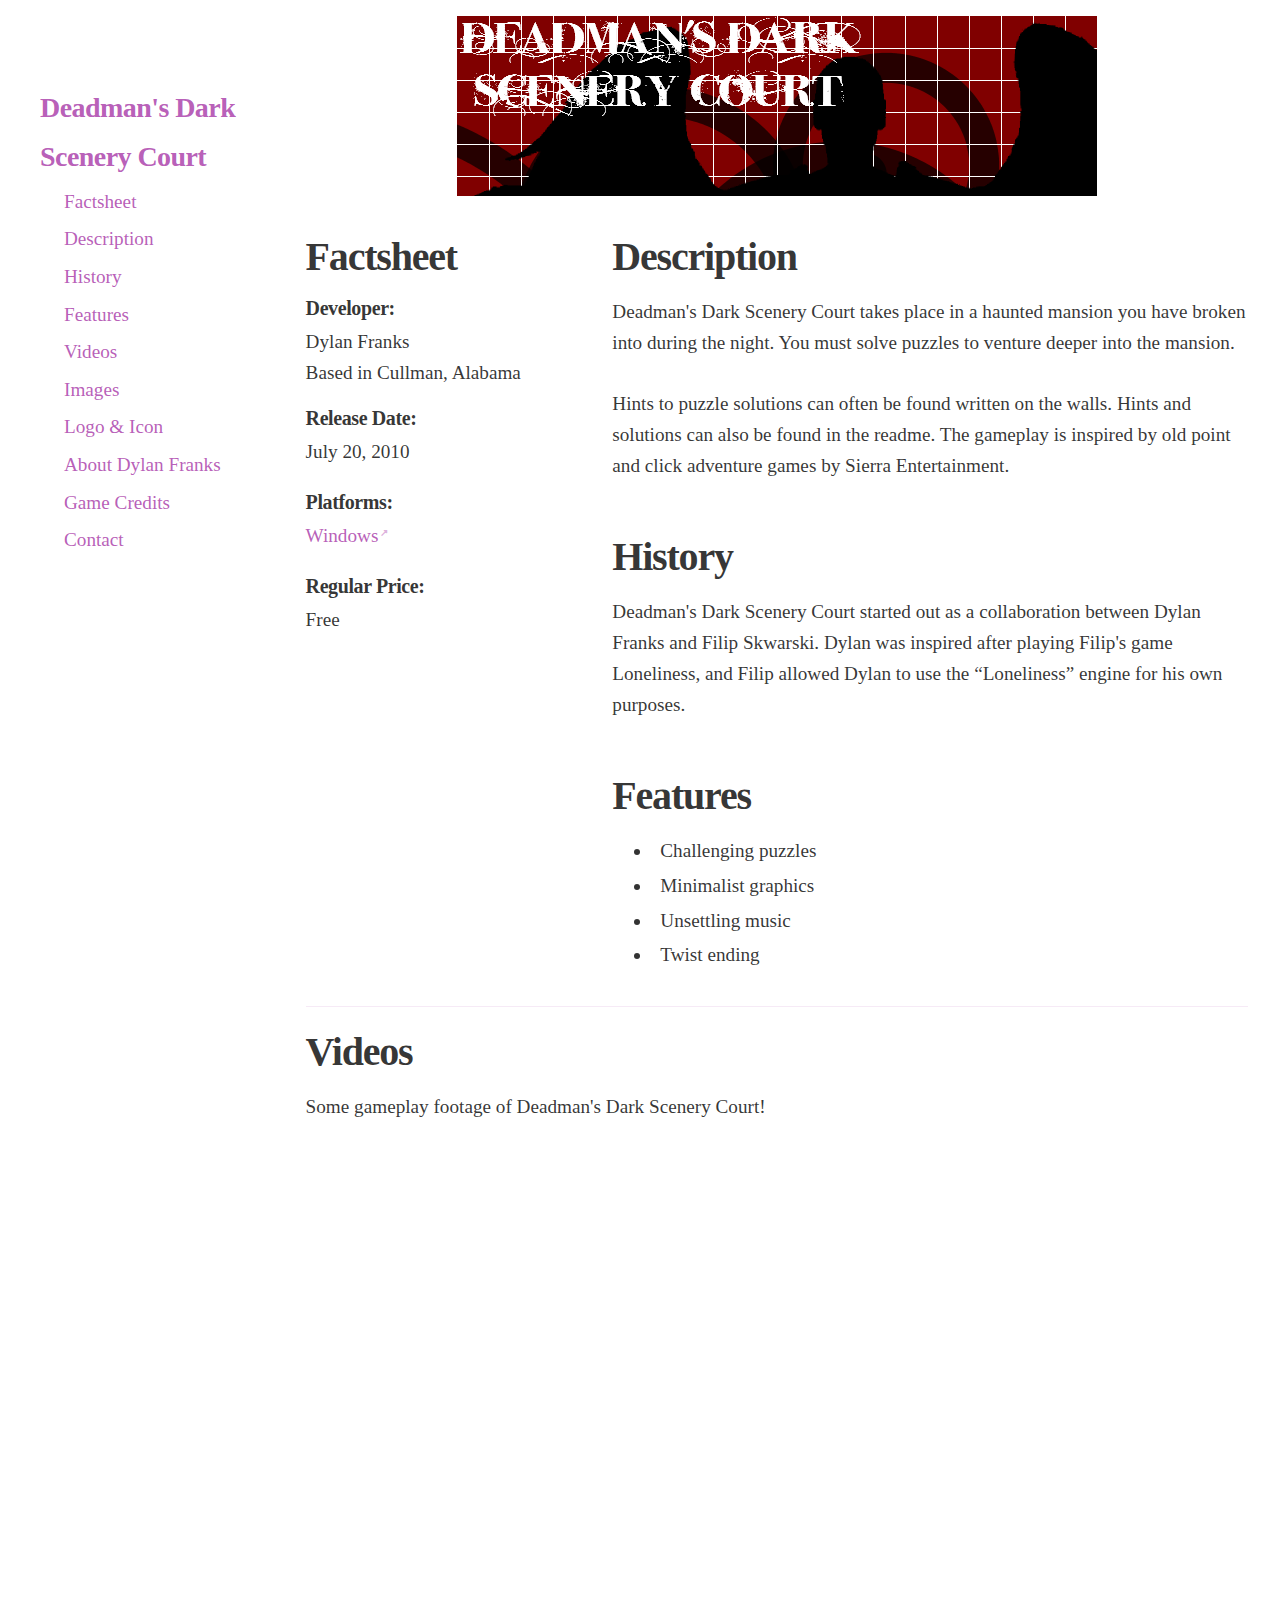
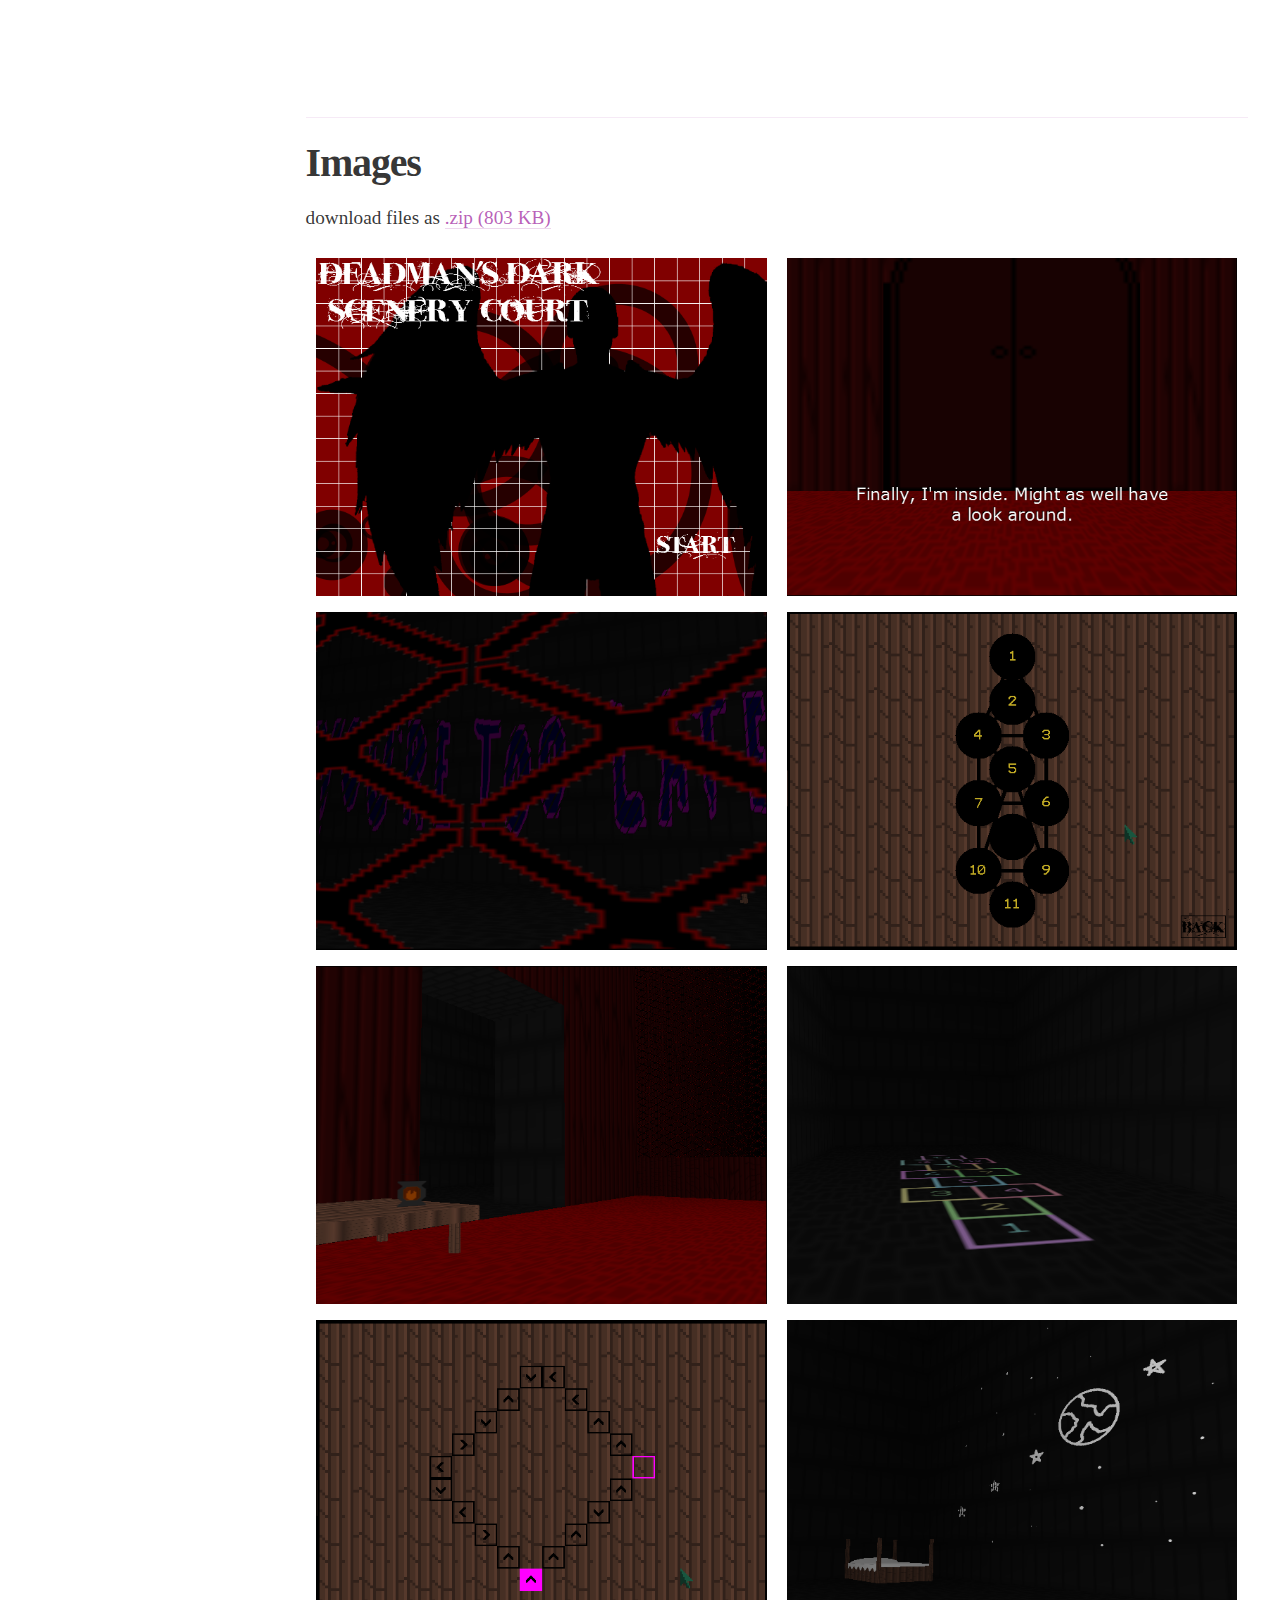
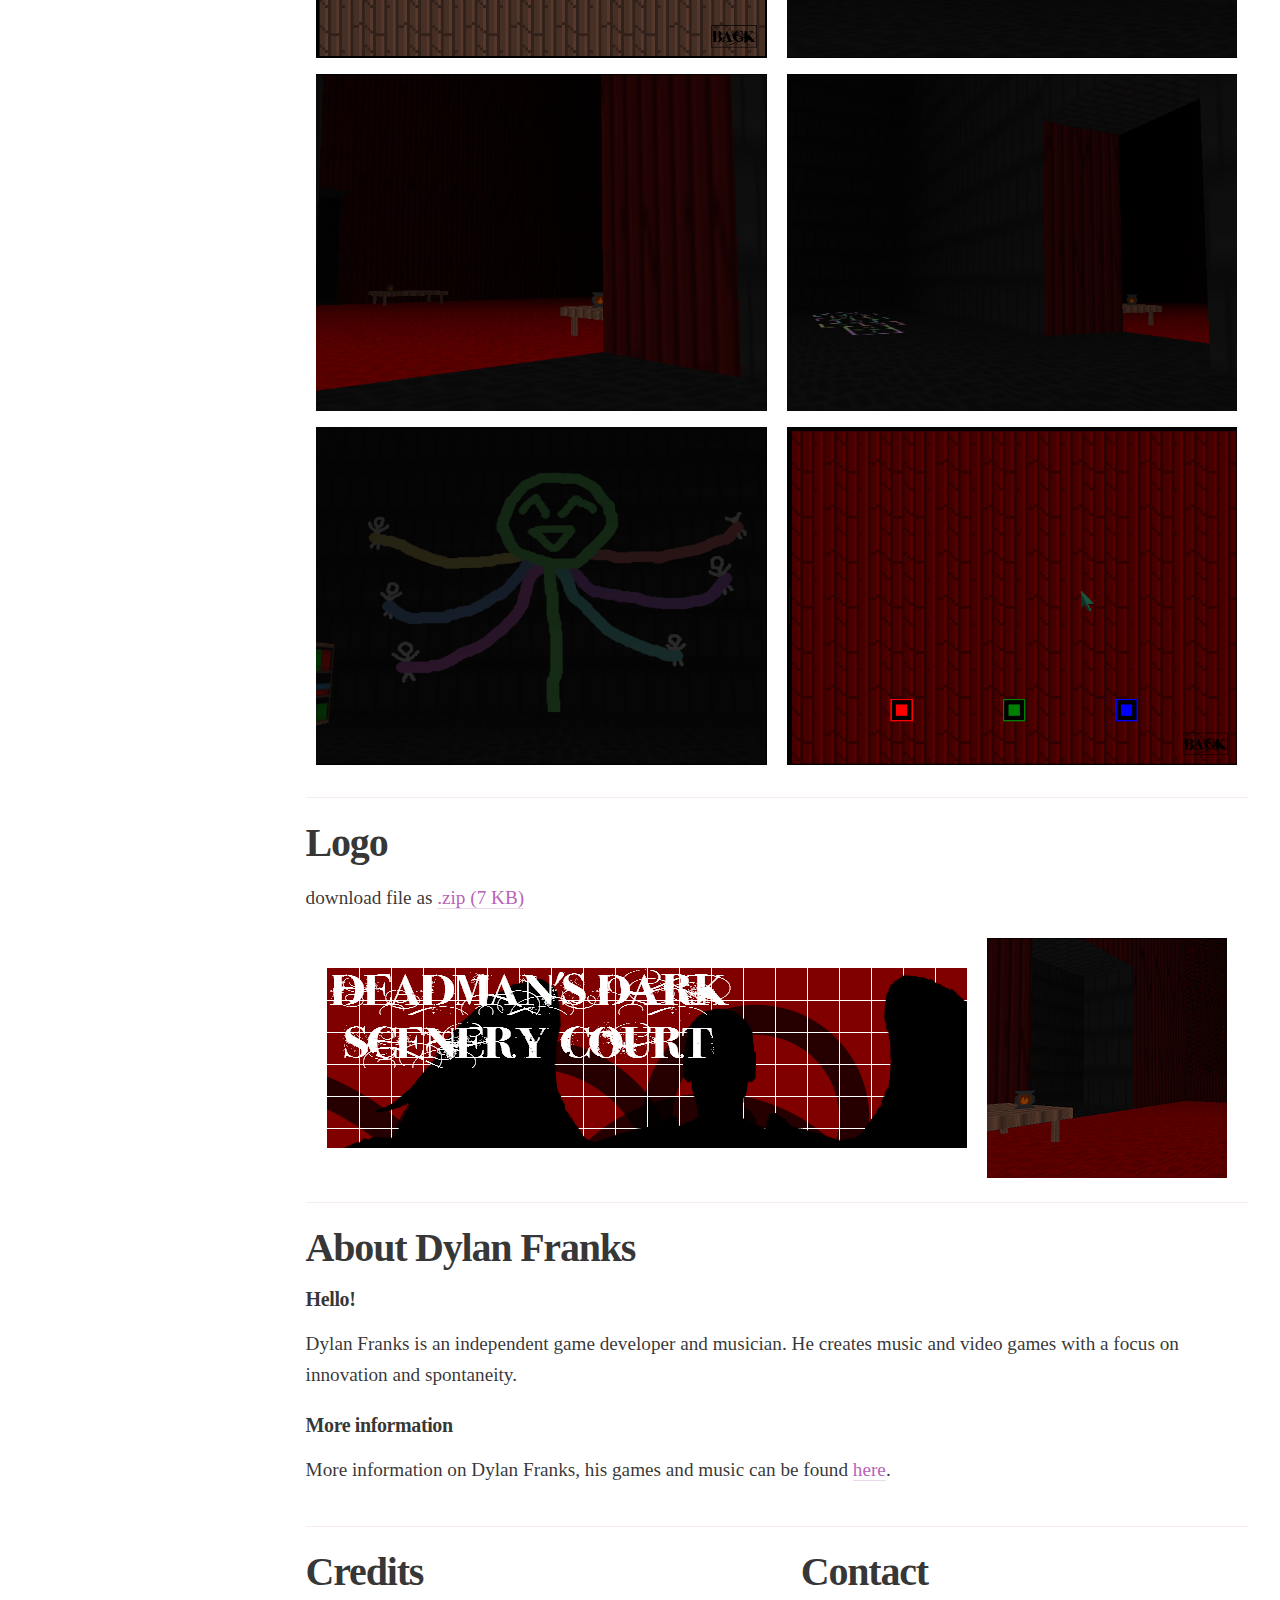
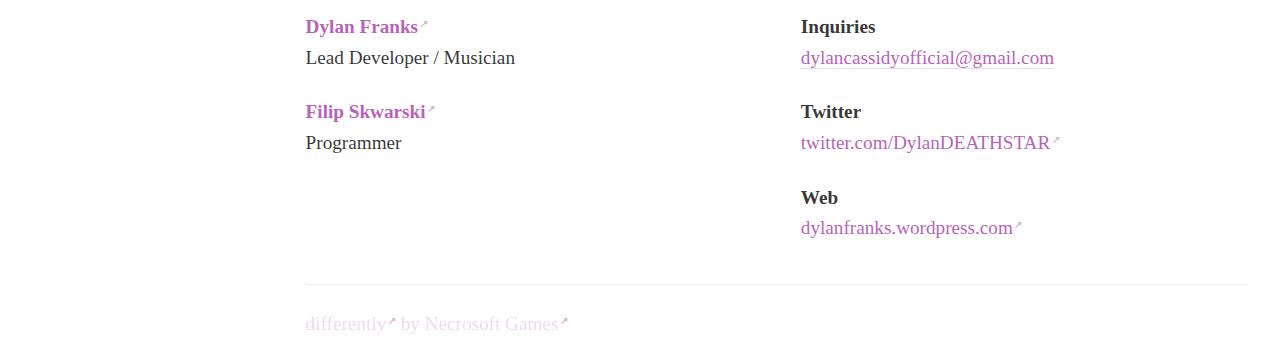
<file: Deadmans_Dark_Scenery_Court/index.html>
<!doctype html>
<html lang="en">
<head>
  <meta charset="utf-8">
  <meta http-equiv="X-UA-Compatible" content="IE=edge">
  <meta name="viewport" content="width=device-width, initial-scale=1">

  <title>Dylan Franks</title>
  <link rel="stylesheet" href="../assets/css/style.min.css">
</head>

<body>
  <nav>
    <ul>
      <li>
        <h1><a href=".">Deadman's Dark Scenery Court</a></h1>
        <ul>
          <li><a href="#factsheet">Factsheet</a></li>
          <li><a href="#description">Description</a></li>
          <li><a href="#history">History</a></li>
          <li><a href="#features">Features</a></li>
          <li><a href="#videos">Videos</a></li>
          <li><a href="#images">Images</a></li>
          <li><a href="#logo-icon">Logo &amp; Icon</a></li>
          <li><a href="#about">About Dylan Franks</a></li>
          <li><a href="#credits">Game Credits</a></li>
          <li><a href="#contact">Contact</a></li>
        </ul>
      </li>
    </ul>
  </nav>

  <main>
    <header>
      <img src="./media/header.png">
    </header>

    <div id="intro-details">
      <div id="factsheet" class="w-3 w-s-10">
        <h2>Factsheet</h2>
        <div><h3>Developer:</h3><address>Dylan Franks<br>Based in Cullman, Alabama</address></div>
        <div><h3>Release Date:</h3><p>July 20, 2010</p></div>
        <div><h3>Platforms:</h3><p>
          <a href="https://dylanfranks.itch.io/ddsc" target="_blank" class="external">Windows</a><br></p></div>
        <div><h3>Regular Price:</h3><p>Free</p></div>
      </div>
      <div id="description" class="w-7 w-s-10">
        <div id="intro">
          <h2>Description</h2>
          <p>Deadman's Dark Scenery Court takes place in a haunted mansion you have broken into during the night. You must solve puzzles to venture deeper into the mansion.<br><br>

Hints to puzzle solutions can often be found written on the walls. Hints and solutions can also be found in the readme. The gameplay is inspired by old point and click adventure games by Sierra Entertainment.<br><br></p>
        </div>
        <div id="history">
          <h2>History</h2>
          <p>Deadman's Dark Scenery Court started out as a collaboration between Dylan Franks and Filip Skwarski. Dylan was inspired after playing Filip's game Loneliness, and Filip allowed Dylan to use the “Loneliness” engine for his own purposes.<br><br></div>
        <div id="features">
          <h2>Features</h2>
          <ul>
            <li>Challenging puzzles</li>
            <li>Minimalist graphics</li>
            <li>Unsettling music</li>
            <li>Twist ending</li>
          </ul>
        </div>
      </div>
    </div>
    <div id="videos">
      <h2>Videos</h2>
      <p> Some gameplay footage of Deadman's Dark Scenery Court!</p>
      <div class="embed-responsive embed-responsive-16by9">
        <iframe class="embed-responsive-item" src="https://www.youtube.com/embed/a8wZ9D2HiPM" allowfullscreen="allowfullscreen" frameborder="0"></iframe>
      </div>
    </div>
    <div id="images">
      <h2>Images</h2>
      <p>download files as <a href="./media/images.zip" target="_blank">.zip (803 KB)</a></p>
      <div class="w-10">
        <a href="./media/menu.png" target="_blank"><img class="i-5 i-s-10" src="./media/menu.png"></a>
        <a href="./media/opening.png" target="_blank"><img class="i-5 i-s-10" src="./media/opening.png"></a>
        <a href="./media/explore01.png" target="_blank"><img class="i-5 i-s-10" src="./media/explore01.png"></a>
        <a href="./media/puzzle01.png" target="_blank"><img class="i-5 i-s-10" src="./media/puzzle01.png"></a>
        <a href="./media/explore02.png" target="_blank"><img class="i-5 i-s-10" src="./media/explore02.png"></a>
        <a href="./media/explore03.png" target="_blank"><img class="i-5 i-s-10" src="./media/explore03.png"></a>
        <a href="./media/puzzle02.png" target="_blank"><img class="i-5 i-s-10" src="./media/puzzle02.png"></a>
        <a href="./media/explore04.png" target="_blank"><img class="i-5 i-s-10" src="./media/explore04.png"></a>
        <a href="./media/explore05.png" target="_blank"><img class="i-5 i-s-10" src="./media/explore05.png"></a>
        <a href="./media/explore06.png" target="_blank"><img class="i-5 i-s-10" src="./media/explore06.png"></a>
        <a href="./media/explore07.png" target="_blank"><img class="i-5 i-s-10" src="./media/explore07.png"></a>
        <a href="./media/puzzle03.png" target="_blank"><img class="i-5 i-s-10" src="./media/puzzle03.png"></a>
      </div>
    </div>
    <div id="logo-icon">
      <h2>Logo</h2>
      <p>download file as <a href="./media/logo.zip" target="_blank">.zip (7 KB)</a></p>
      <div class="w-10">
        <a href="./media/logo.png" target="_blank"><img src="./media/logo.png"></a>
        <a href="./media/icon.png" target="_blank"><img src="./media/icon.png"></a>
      </div>
    </div>
    <div id="about">
      <h2>About Dylan Franks</h2>
      <h3>Hello!</h3>
      <p>Dylan Franks is an independent game developer and musician. He creates music and video games with a focus on innovation and spontaneity.</p>
      <h3>More information</h3>
      <p>More information on Dylan Franks, his games and music can be found <a href="../">here</a>.</p>
    </div>
    <div id="outro-details">
      <div id="credits" class="w-5 w-xs-10">
        <h2>Credits</h2>
        <p><strong><a href="https://dylanfranks.wordpress.com/" class="external">Dylan Franks</a></strong><br>Lead Developer / Musician</p>
        <p><strong><a href="http://www.gamemakergames.com/?a=profile&id=3034" class="external">Filip Skwarski</a></strong><br>Programmer</p>
      </div>
      <div id="contact" class="w-5 w-xs-10">
        <h2>Contact</h2>
        <p><strong>Inquiries</strong><br><a href="mailto:dylancassidyofficial@gmail.com">dylancassidyofficial@gmail.com</a></p>
        <p><strong>Twitter</strong><br><a href="https://twitter.com/DylanDEATHSTAR" target="_blank" class="external">twitter.com/DylanDEATHSTAR</a></p>
        <p><strong>Web</strong><br><a href="https://dylanfranks.wordpress.com/" target="_blank" class="external">dylanfranks.wordpress.com</a></p>
      </div>
    </div>

    <footer>
      <p>
        <a class="external" href="//necrosoftgames.com/differently" target="_blank" class="external">differently</a>
        by
        <a class="external" href="//necrosoftgames.com" target="_blank" class="external">Necrosoft Games</a>
      </p>
    </footer>
  </main>
</body>
</html>
</file>
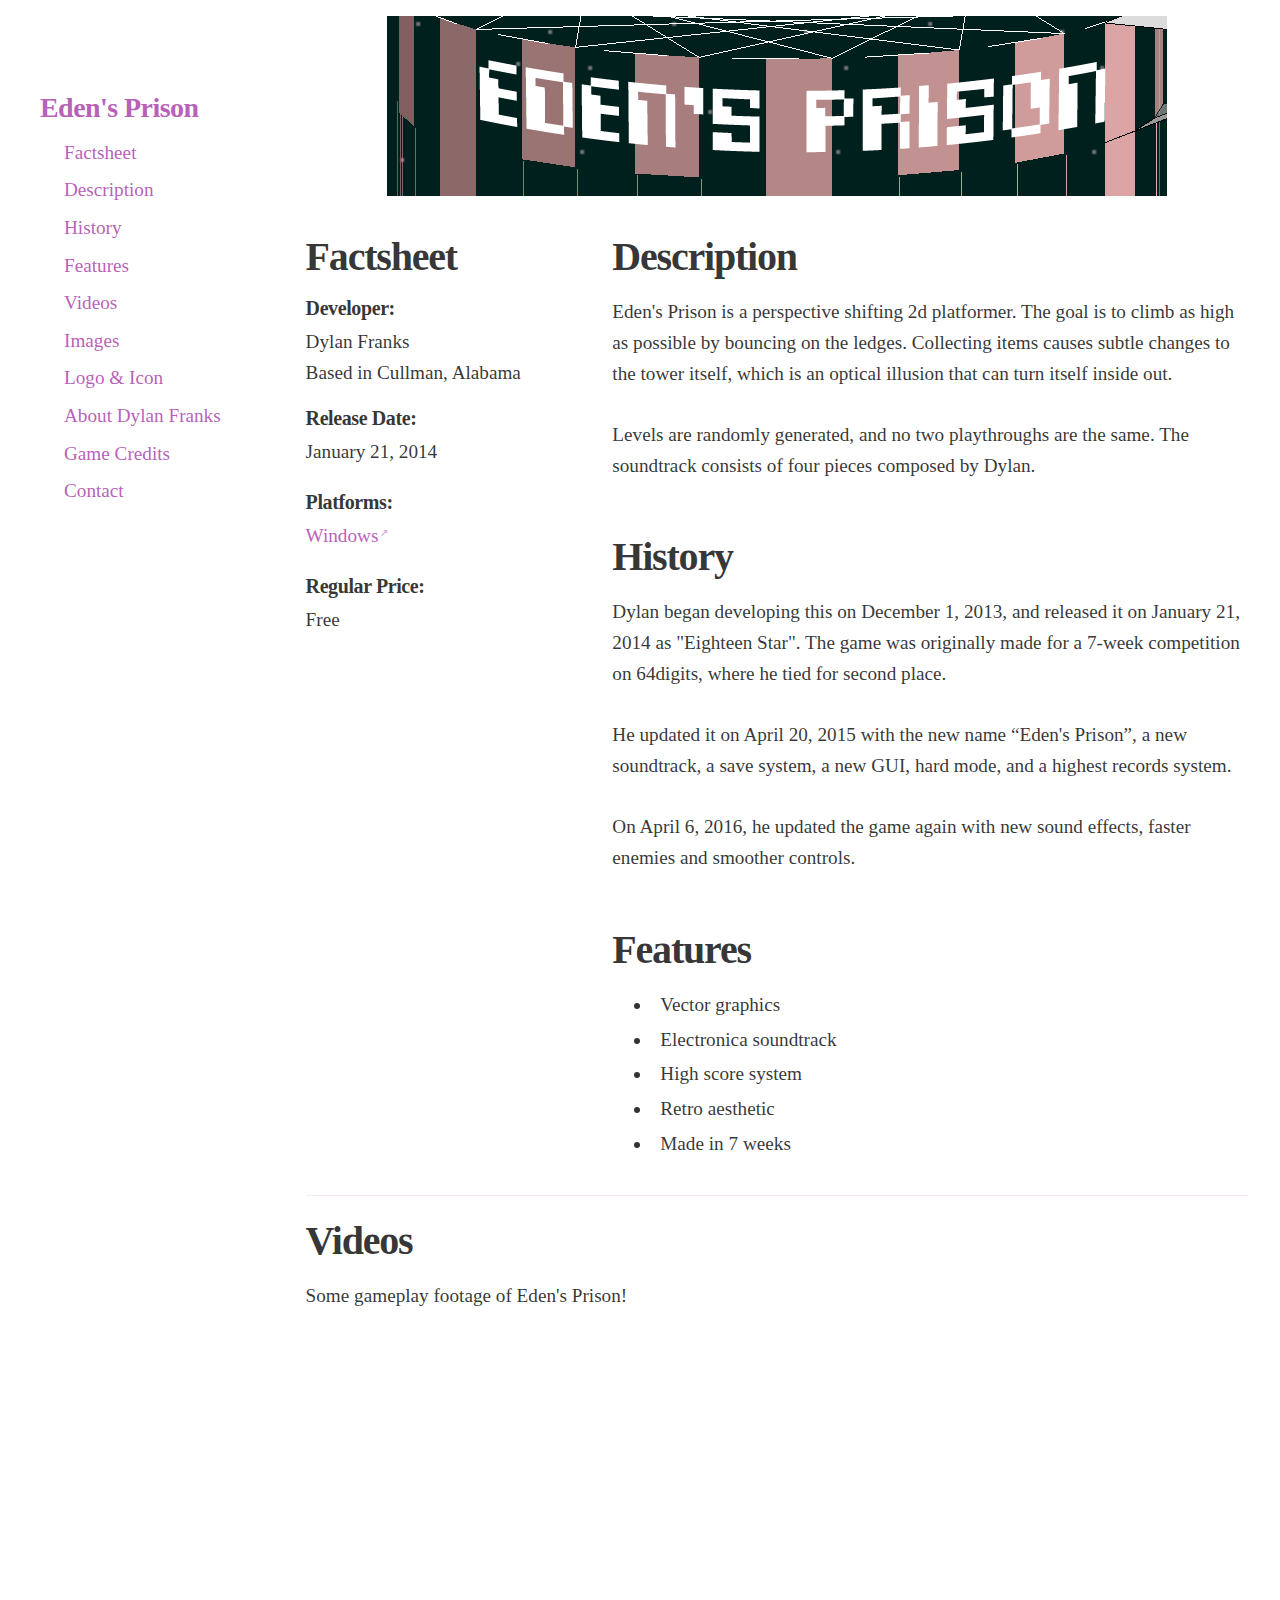
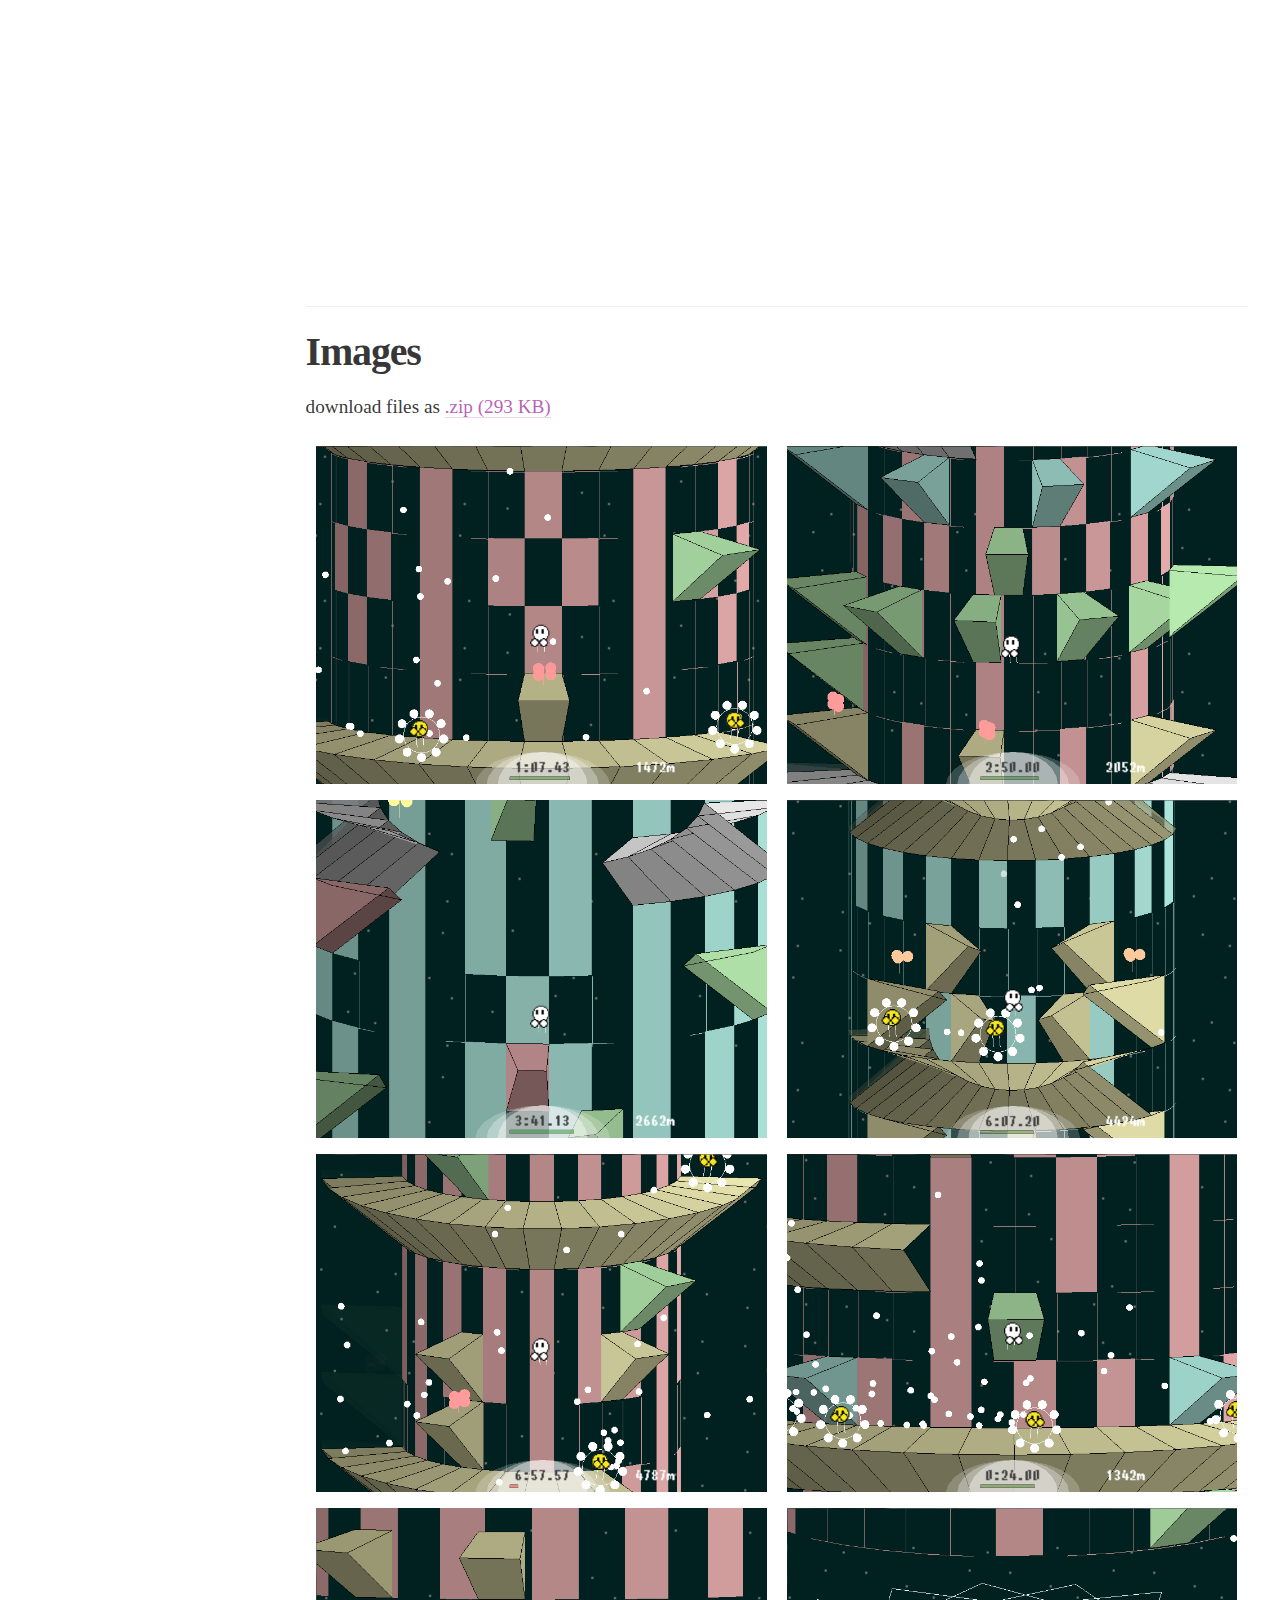
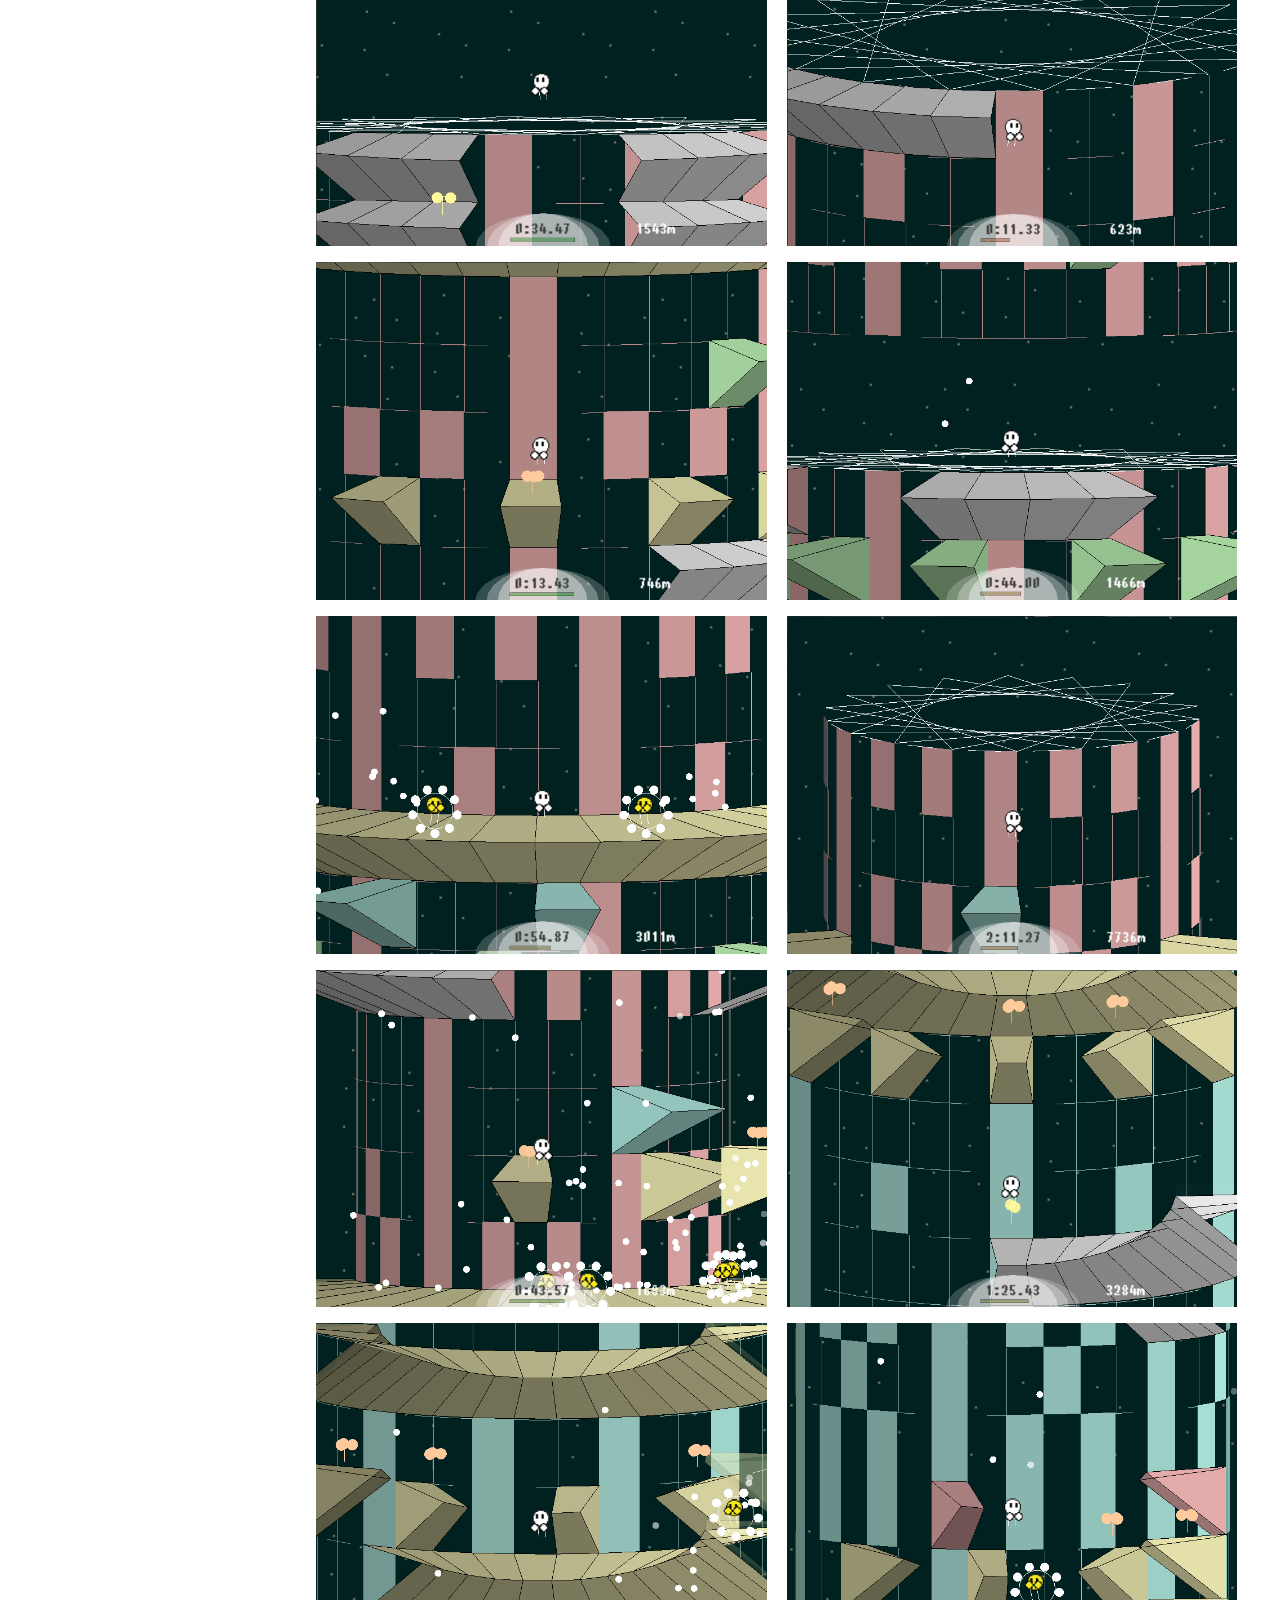
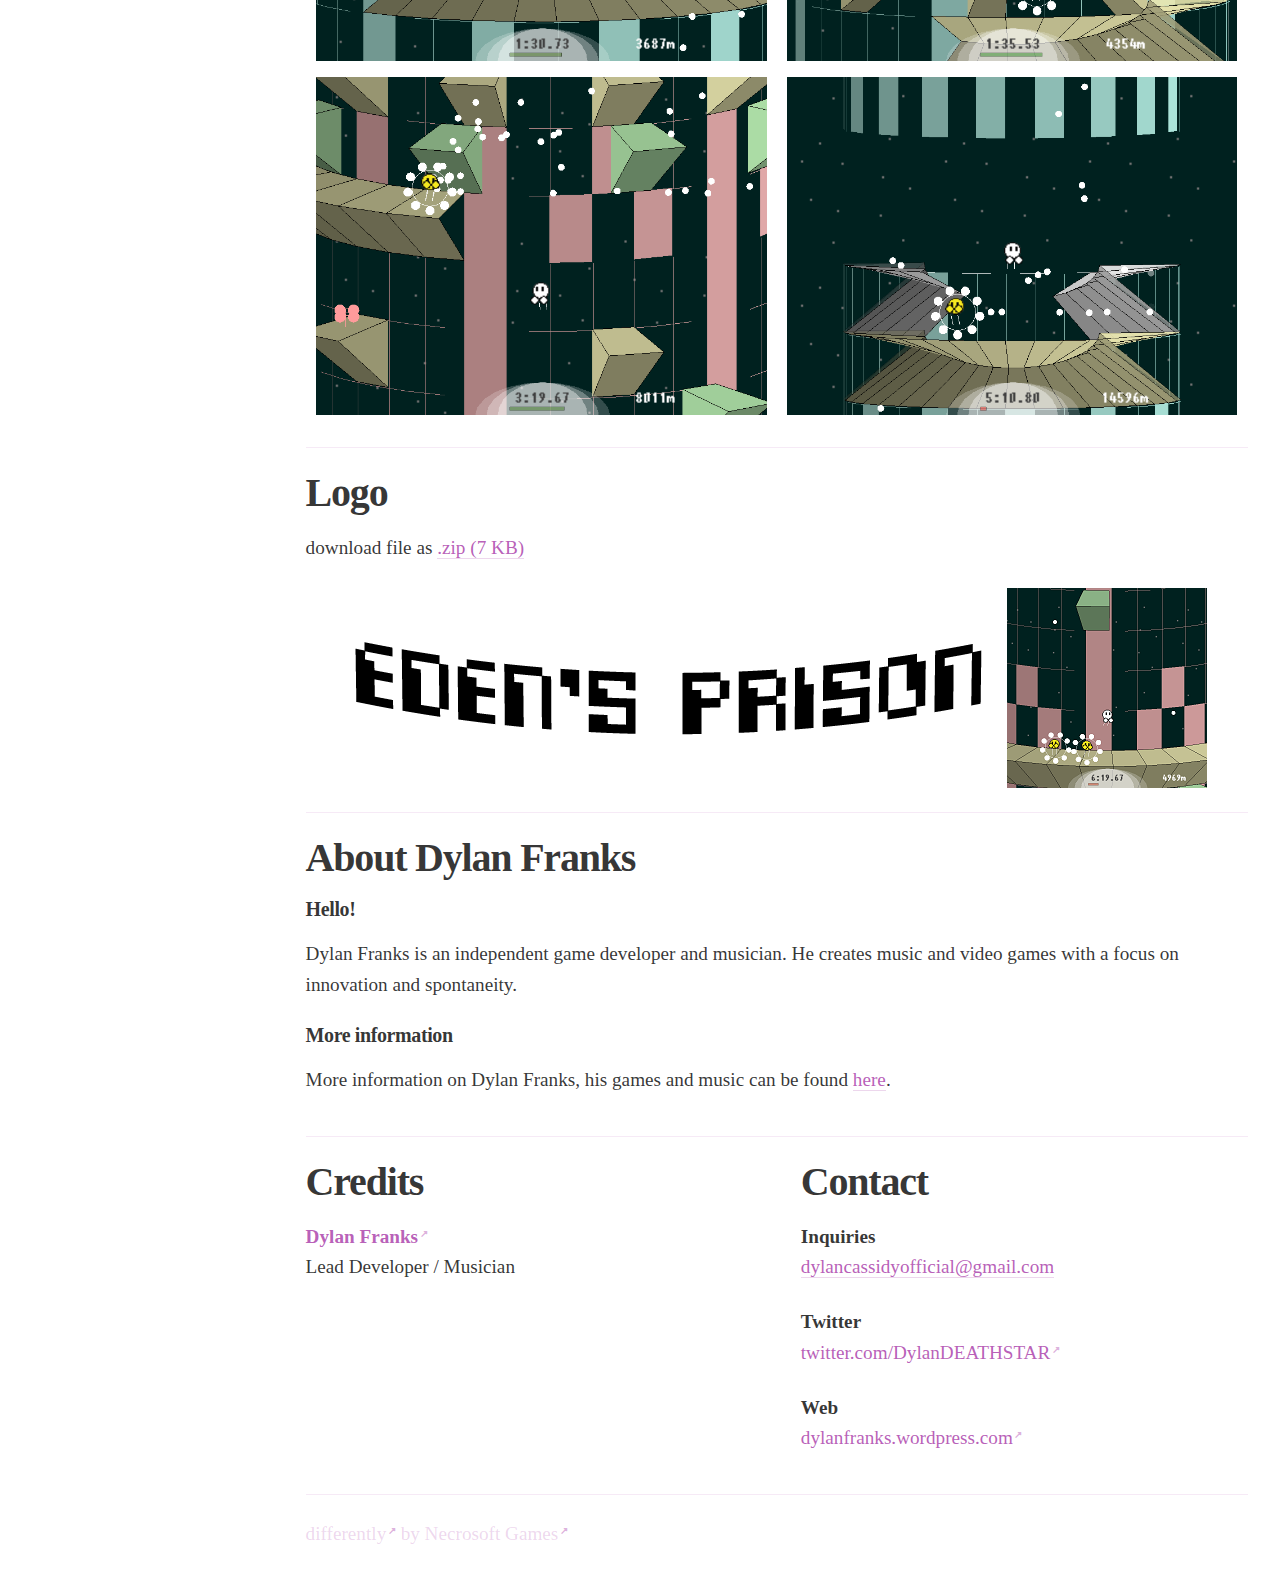
<file: Edens_Prison/index.html>
<!doctype html>
<html lang="en">
<head>
  <meta charset="utf-8">
  <meta http-equiv="X-UA-Compatible" content="IE=edge">
  <meta name="viewport" content="width=device-width, initial-scale=1">

  <title>Dylan Franks</title>
  <link rel="stylesheet" href="../assets/css/style.min.css">
</head>

<body>
  <nav>
    <ul>
      <li>
        <h1><a href=".">Eden's Prison</a></h1>
        <ul>
          <li><a href="#factsheet">Factsheet</a></li>
          <li><a href="#description">Description</a></li>
          <li><a href="#history">History</a></li>
          <li><a href="#features">Features</a></li>
          <li><a href="#videos">Videos</a></li>
          <li><a href="#images">Images</a></li>
          <li><a href="#logo-icon">Logo &amp; Icon</a></li>
          <li><a href="#about">About Dylan Franks</a></li>
          <li><a href="#credits">Game Credits</a></li>
          <li><a href="#contact">Contact</a></li>
        </ul>
      </li>
    </ul>
  </nav>

  <main>
    <header>
      <img src="./media/header.png">
    </header>

    <div id="intro-details">
      <div id="factsheet" class="w-3 w-s-10">
        <h2>Factsheet</h2>
        <div><h3>Developer:</h3><address>Dylan Franks<br>Based in Cullman, Alabama</address></div>
        <div><h3>Release Date:</h3><p>January 21, 2014</p></div>
        <div><h3>Platforms:</h3><p>
          <a href="https://dylanfranks.itch.io/edens-prison" target="_blank" class="external">Windows</a><br></p></div>
        <div><h3>Regular Price:</h3><p>Free</p></div>
      </div>
      <div id="description" class="w-7 w-s-10">
        <div id="intro">
          <h2>Description</h2>
          <p>Eden's Prison is a perspective shifting 2d platformer. The goal is to climb as high as possible by bouncing on the ledges. Collecting items causes subtle changes to the tower itself, which is an optical illusion that can turn itself inside out.<br><br>

Levels are randomly generated, and no two playthroughs are the same. The soundtrack consists of four pieces composed by Dylan.<br><br></p>
        </div>
        <div id="history">
          <h2>History</h2>
          <p>Dylan began developing this on December 1, 2013, and released it on January 21, 2014 as "Eighteen Star". The game was originally made for a 7-week competition on 64digits, where he tied for second place.<br><br> 
		  
		  He updated it on April 20, 2015 with the new name “Eden's Prison”, a new soundtrack, a save system, a new GUI, hard mode, and a highest records system.<br><br>

On April 6, 2016, he updated the game again with new sound effects, faster enemies and smoother controls.<br><br></div>

<div id="features">
          <h2>Features</h2>
          <ul>
            <li>Vector graphics</li>
            <li>Electronica soundtrack</li>
            <li>High score system</li>
            <li>Retro aesthetic</li>
            <li>Made in 7 weeks</li>
          </ul>
        </div>
      </div>
    </div>
    <div id="videos">
      <h2>Videos</h2>
      <p>Some gameplay footage of Eden's Prison!</p>
      <div class="embed-responsive embed-responsive-16by9">
        <iframe class="embed-responsive-item" src="https://www.youtube.com/embed/IlprZ9monjk" allowfullscreen="allowfullscreen" frameborder="0"></iframe>
      </div>
    </div>
    <div id="images">
      <h2>Images</h2>
      <p>download files as <a href="./media/images.zip" target="_blank">.zip (293 KB)</a></p>
      <div class="w-10">
        <a href="./media/screenshot-01.png" target="_blank"><img class="i-5 i-s-10" src="./media/screenshot-01.png"></a>
        <a href="./media/screenshot-02.png" target="_blank"><img class="i-5 i-s-10" src="./media/screenshot-02.png"></a>
        <a href="./media/screenshot-03.png" target="_blank"><img class="i-5 i-s-10" src="./media/screenshot-03.png"></a>
        <a href="./media/screenshot-04.png" target="_blank"><img class="i-5 i-s-10" src="./media/screenshot-04.png"></a>
        <a href="./media/screenshot-05.png" target="_blank"><img class="i-5 i-s-10" src="./media/screenshot-05.png"></a>
        <a href="./media/screenshot-06.png" target="_blank"><img class="i-5 i-s-10" src="./media/screenshot-06.png"></a>
        <a href="./media/screenshot-07.png" target="_blank"><img class="i-5 i-s-10" src="./media/screenshot-07.png"></a>
        <a href="./media/screenshot-08.png" target="_blank"><img class="i-5 i-s-10" src="./media/screenshot-08.png"></a>
        <a href="./media/screenshot-09.png" target="_blank"><img class="i-5 i-s-10" src="./media/screenshot-09.png"></a>
        <a href="./media/screenshot-10.png" target="_blank"><img class="i-5 i-s-10" src="./media/screenshot-10.png"></a>
        <a href="./media/screenshot-11.png" target="_blank"><img class="i-5 i-s-10" src="./media/screenshot-11.png"></a>
        <a href="./media/screenshot-12.png" target="_blank"><img class="i-5 i-s-10" src="./media/screenshot-12.png"></a>
        <a href="./media/screenshot-13.png" target="_blank"><img class="i-5 i-s-10" src="./media/screenshot-13.png"></a>
        <a href="./media/screenshot-14.png" target="_blank"><img class="i-5 i-s-10" src="./media/screenshot-14.png"></a>
        <a href="./media/screenshot-15.png" target="_blank"><img class="i-5 i-s-10" src="./media/screenshot-15.png"></a>
        <a href="./media/screenshot-16.png" target="_blank"><img class="i-5 i-s-10" src="./media/screenshot-16.png"></a>
        <a href="./media/screenshot-17.png" target="_blank"><img class="i-5 i-s-10" src="./media/screenshot-17.png"></a>
        <a href="./media/screenshot-18.png" target="_blank"><img class="i-5 i-s-10" src="./media/screenshot-18.png"></a>
      </div>
    </div>
    <div id="logo-icon">
      <h2>Logo</h2>
      <p>download file as <a href="./media/logo.zip" target="_blank">.zip (7 KB)</a></p>
      <div class="w-10">
        <a href="./media/logo.png" target="_blank"><img src="./media/logo.png"></a>
        <a href="./media/icon.png" target="_blank"><img src="./media/icon.png"></a>
      </div>
    </div>
    <div id="about">
      <h2>About Dylan Franks</h2>
      <h3>Hello!</h3>
      <p>Dylan Franks is an independent game developer and musician. He creates music and video games with a focus on innovation and spontaneity.</p>
      <h3>More information</h3>
      <p>More information on Dylan Franks, his games and music can be found <a href="../">here</a>.</p>
    </div>
    <div id="outro-details">
      <div id="credits" class="w-5 w-xs-10">
        <h2>Credits</h2>
        <p><strong><a href="https://dylanfranks.wordpress.com/" class="external">Dylan Franks</a></strong><br>Lead Developer / Musician</p>
      </div>
      <div id="contact" class="w-5 w-xs-10">
        <h2>Contact</h2>
        <p><strong>Inquiries</strong><br><a href="mailto:dylancassidyofficial@gmail.com">dylancassidyofficial@gmail.com</a></p>
        <p><strong>Twitter</strong><br><a href="https://twitter.com/DylanDEATHSTAR" target="_blank" class="external">twitter.com/DylanDEATHSTAR</a></p>
        <p><strong>Web</strong><br><a href="https://dylanfranks.wordpress.com/" target="_blank" class="external">dylanfranks.wordpress.com</a></p>
      </div>
    </div>

    <footer>
      <p>
        <a class="external" href="//necrosoftgames.com/differently" target="_blank" class="external">differently</a>
        by
        <a class="external" href="//necrosoftgames.com" target="_blank" class="external">Necrosoft Games</a>
      </p>
    </footer>
  </main>
</body>
</html>
</file>
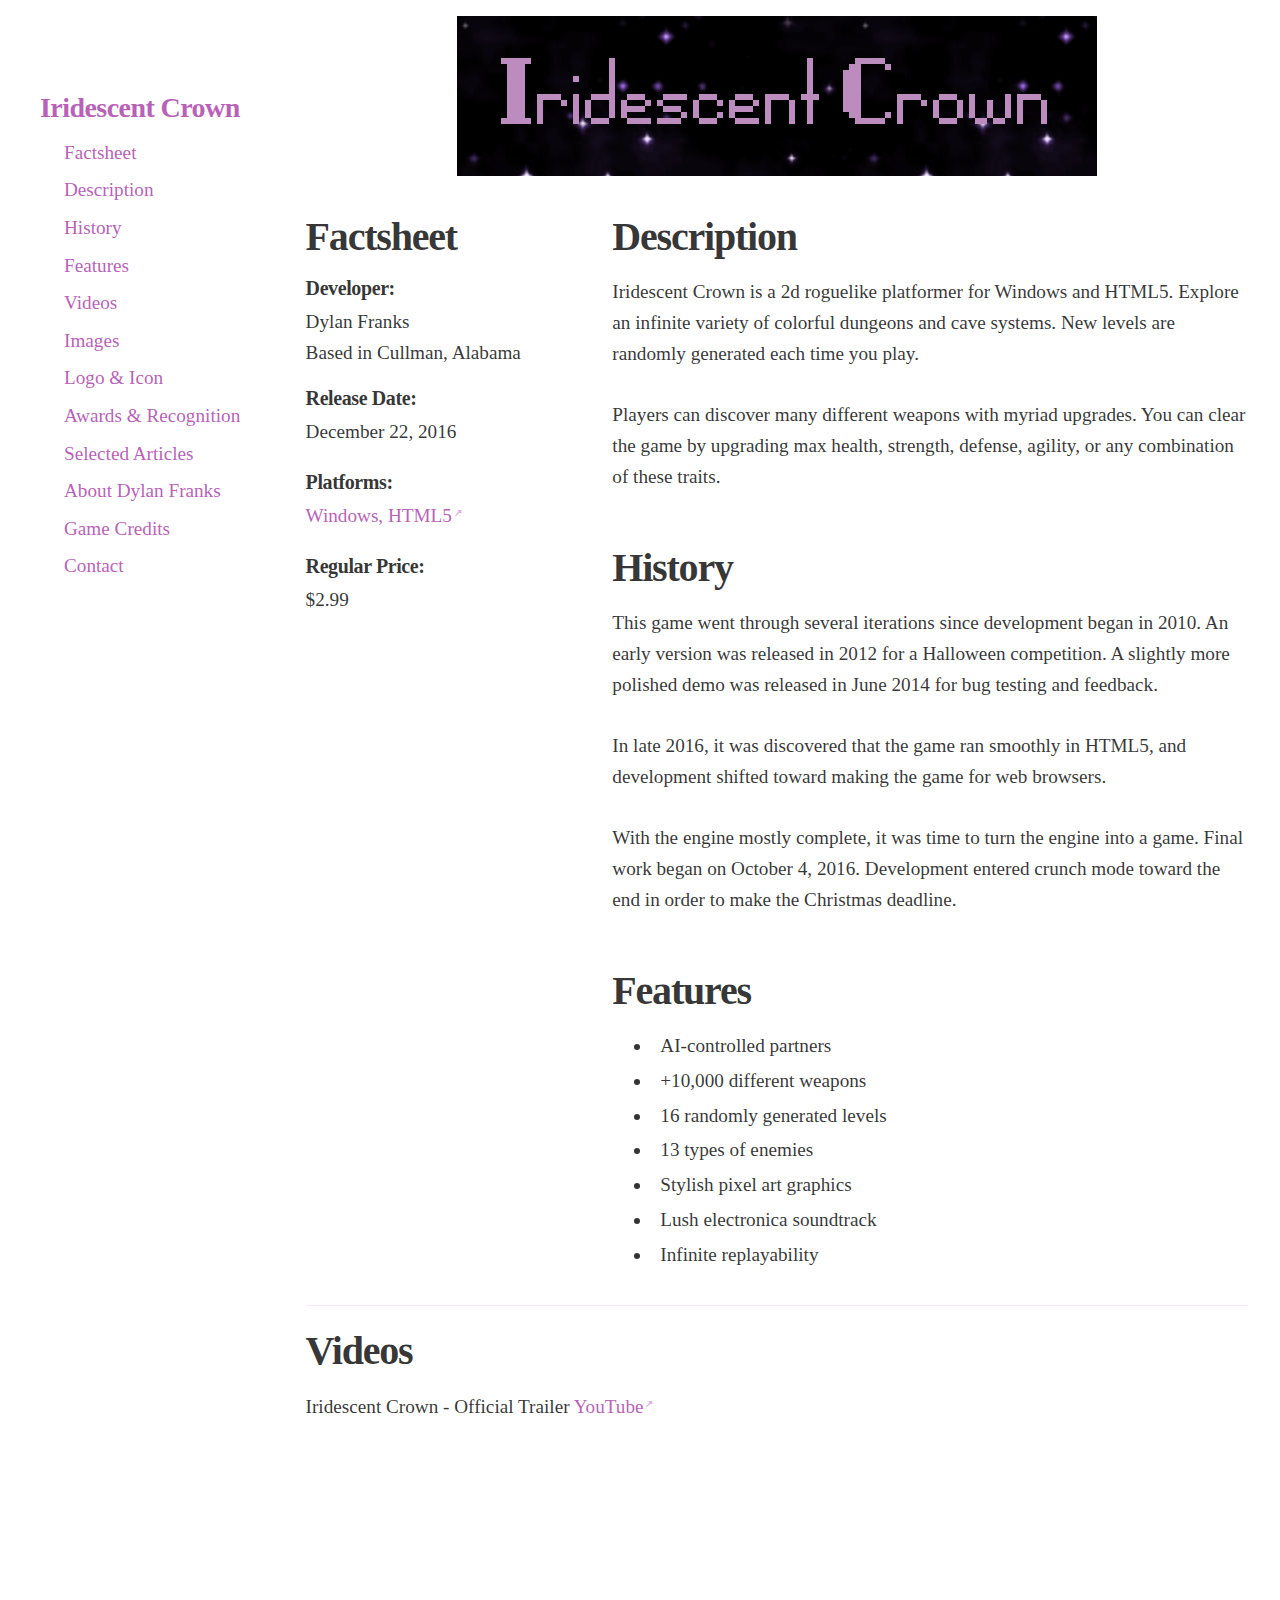
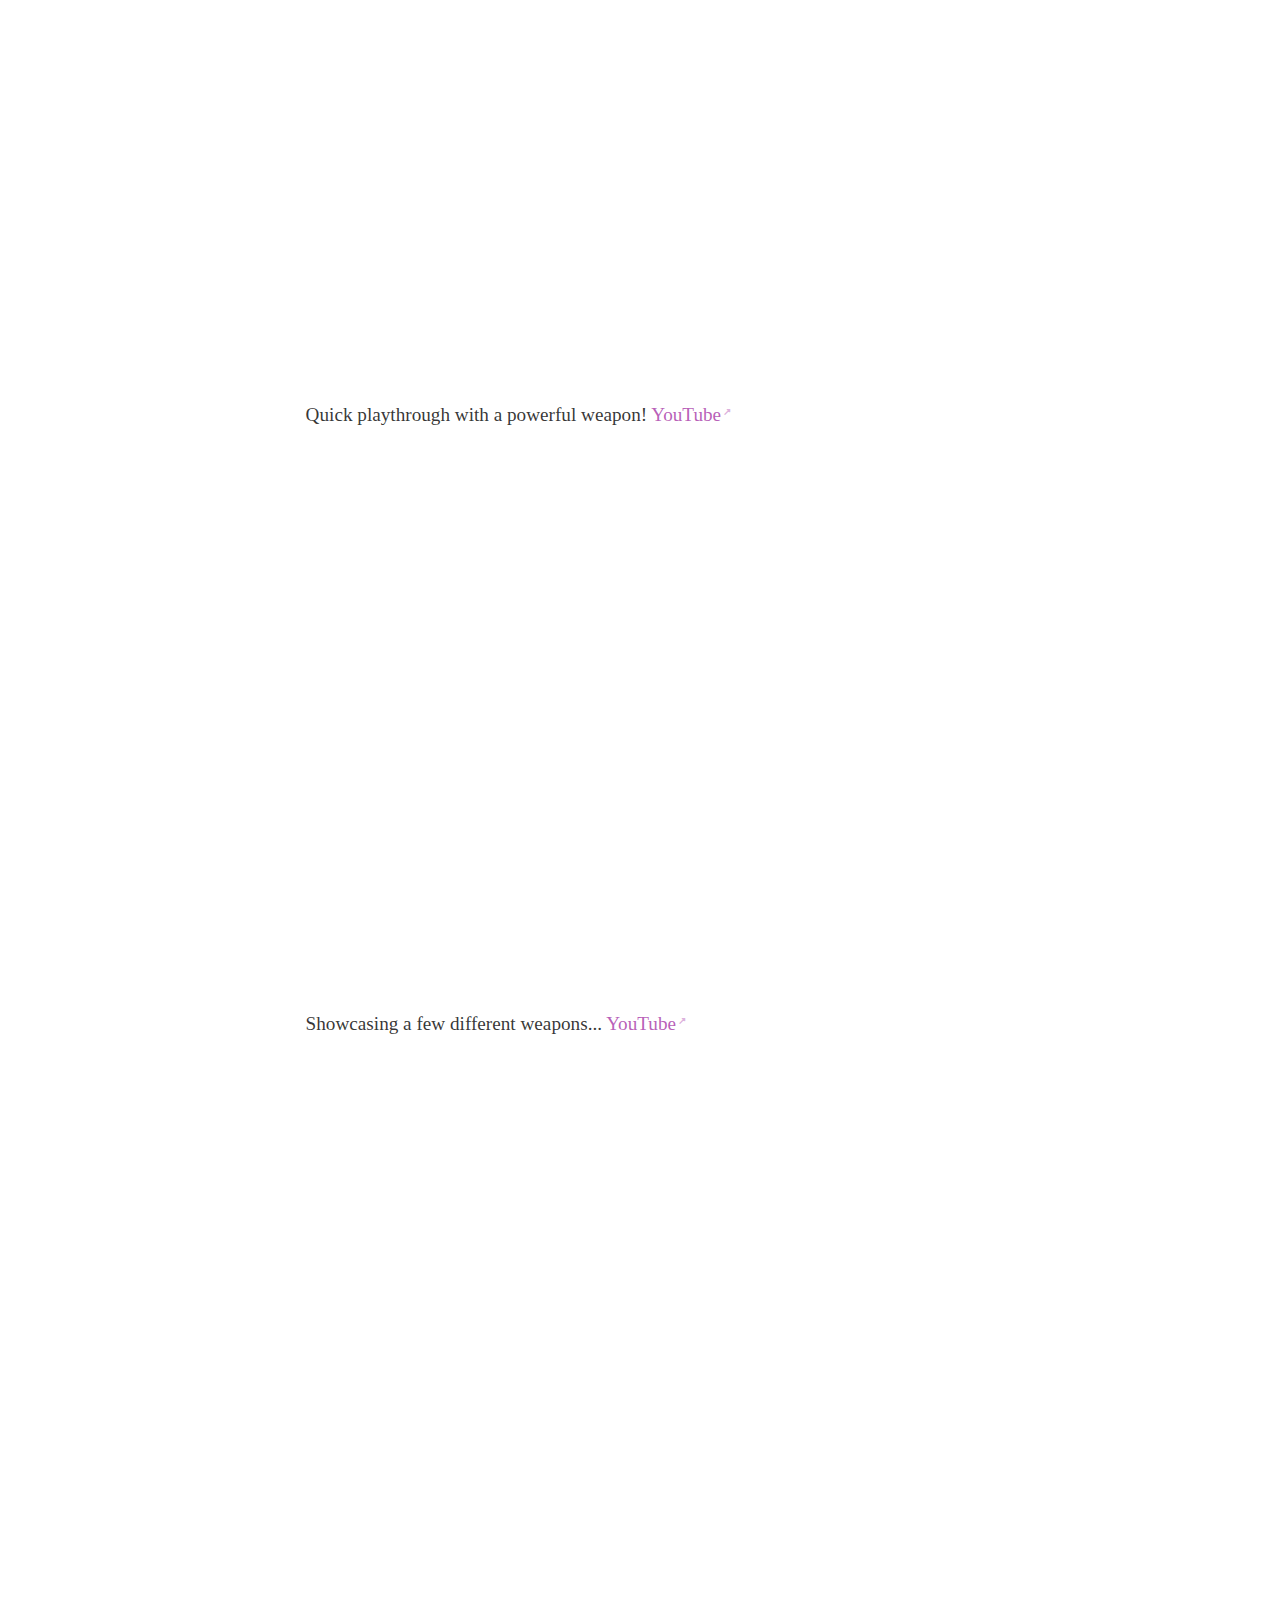
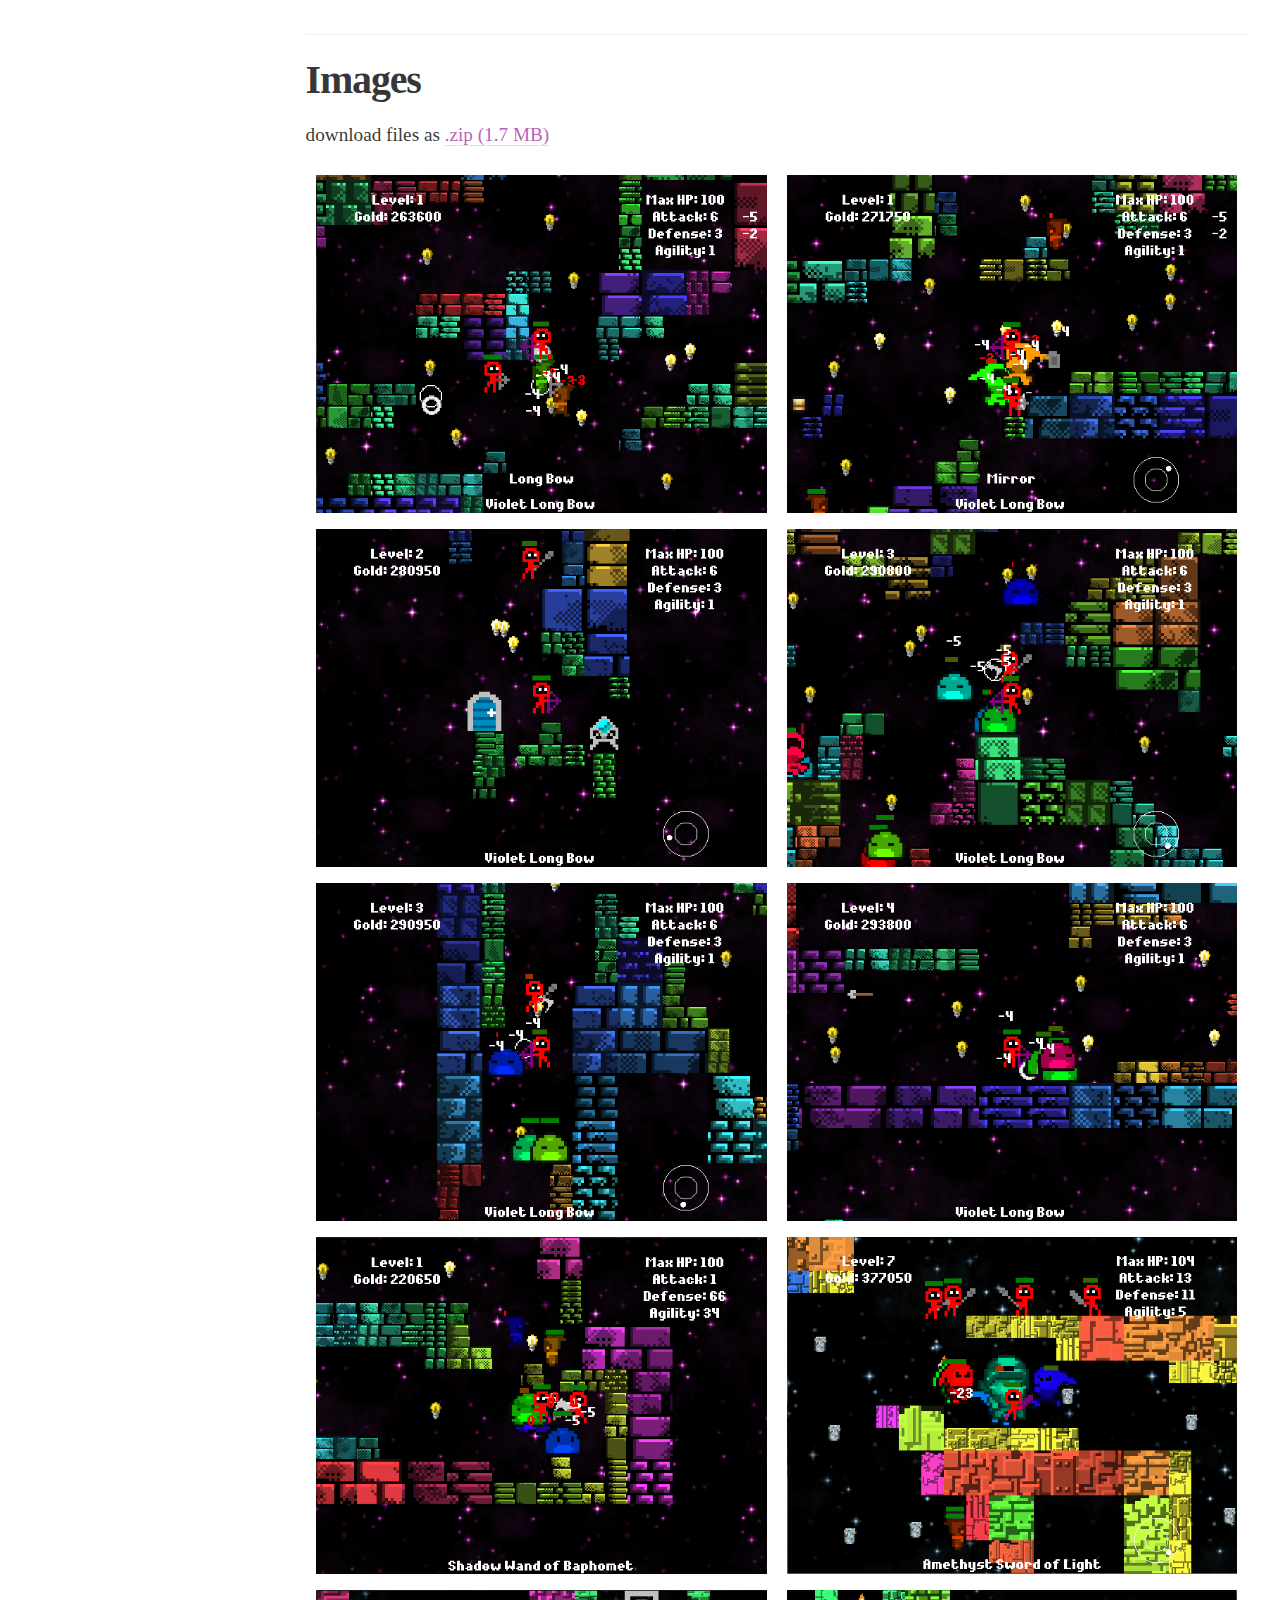
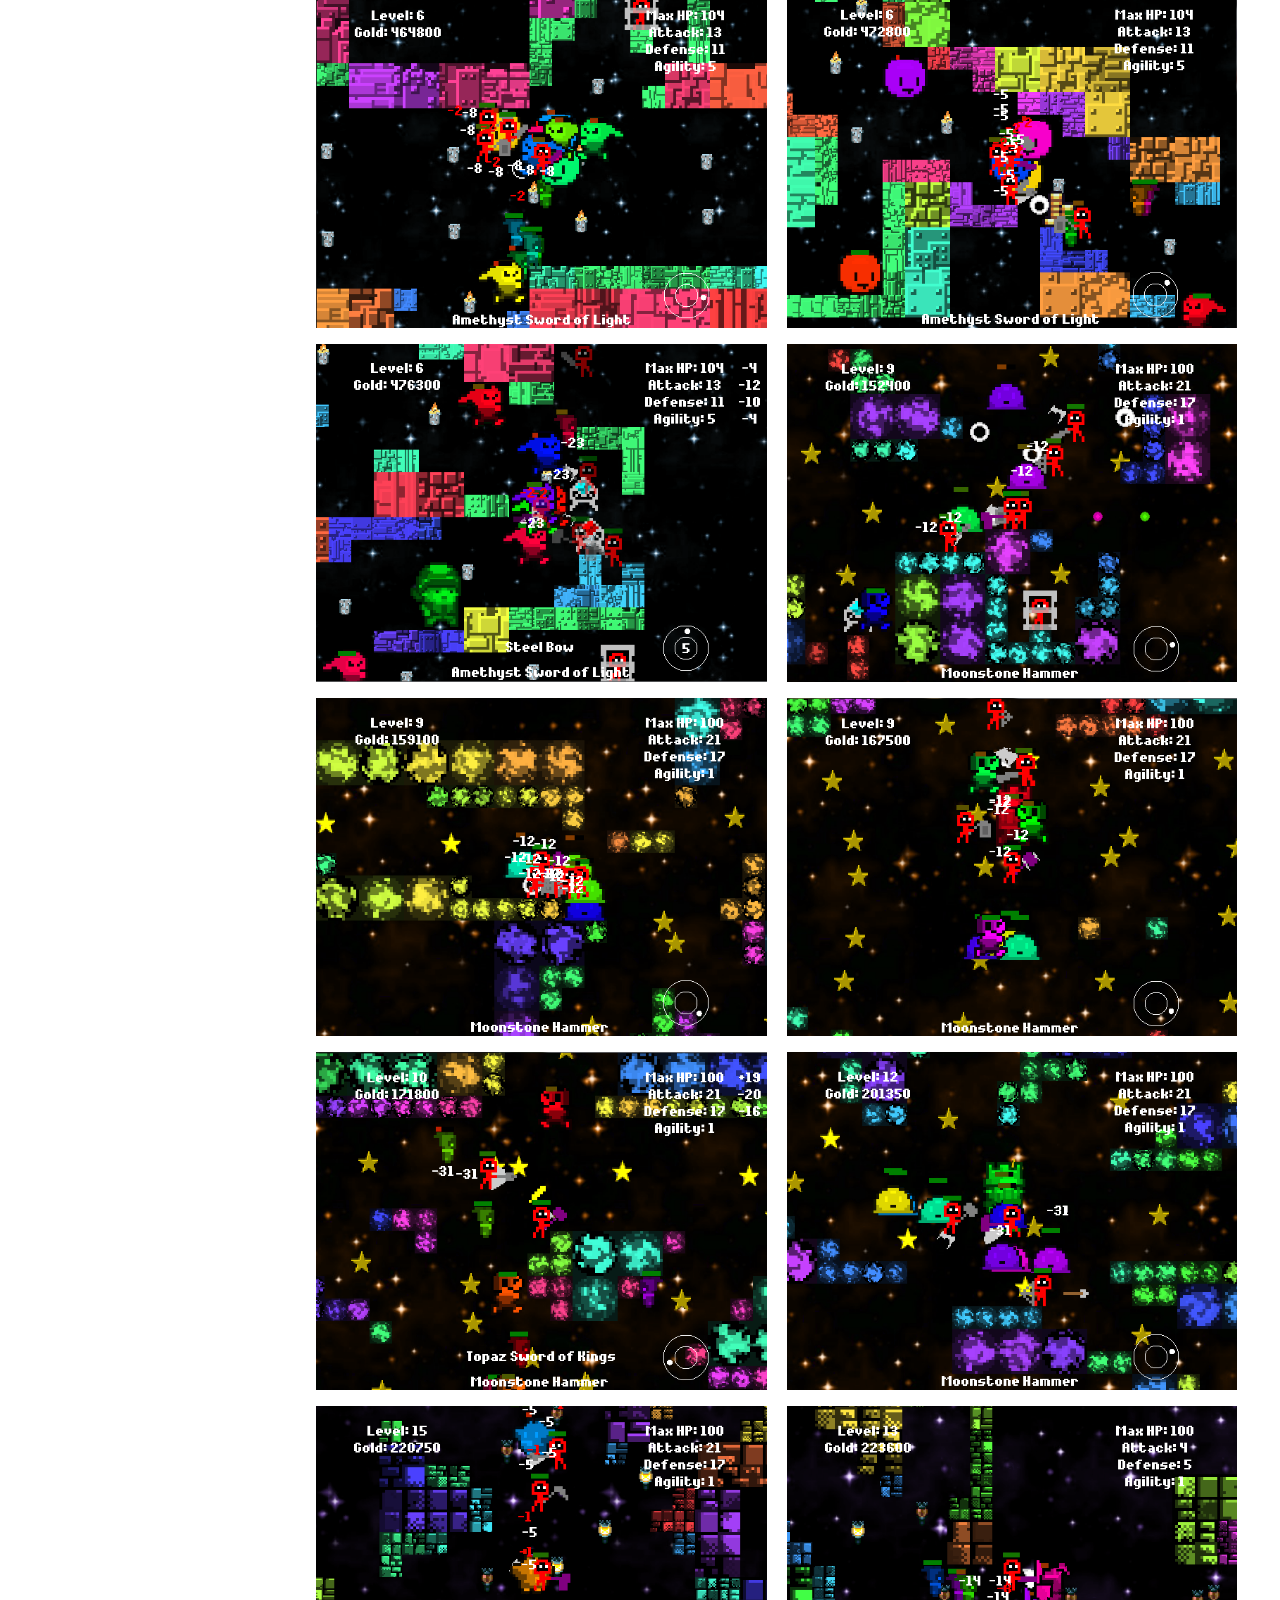
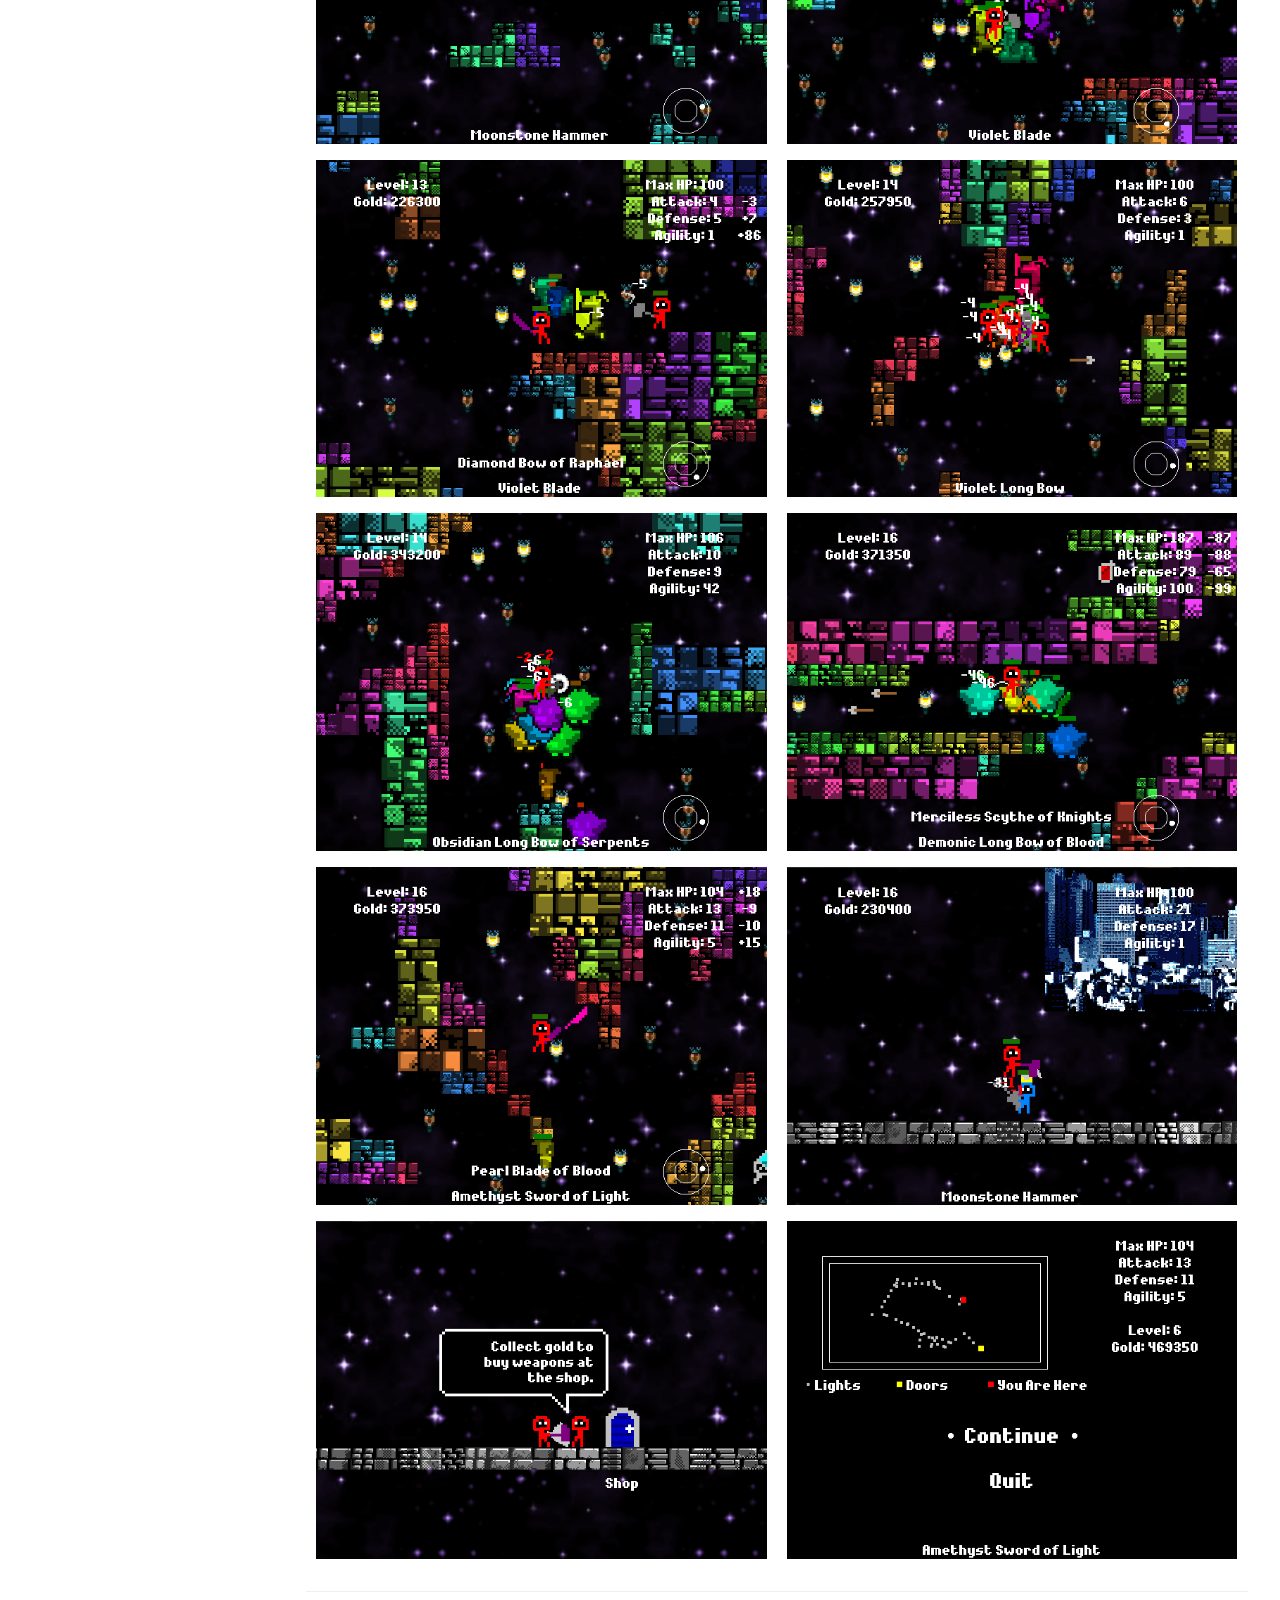
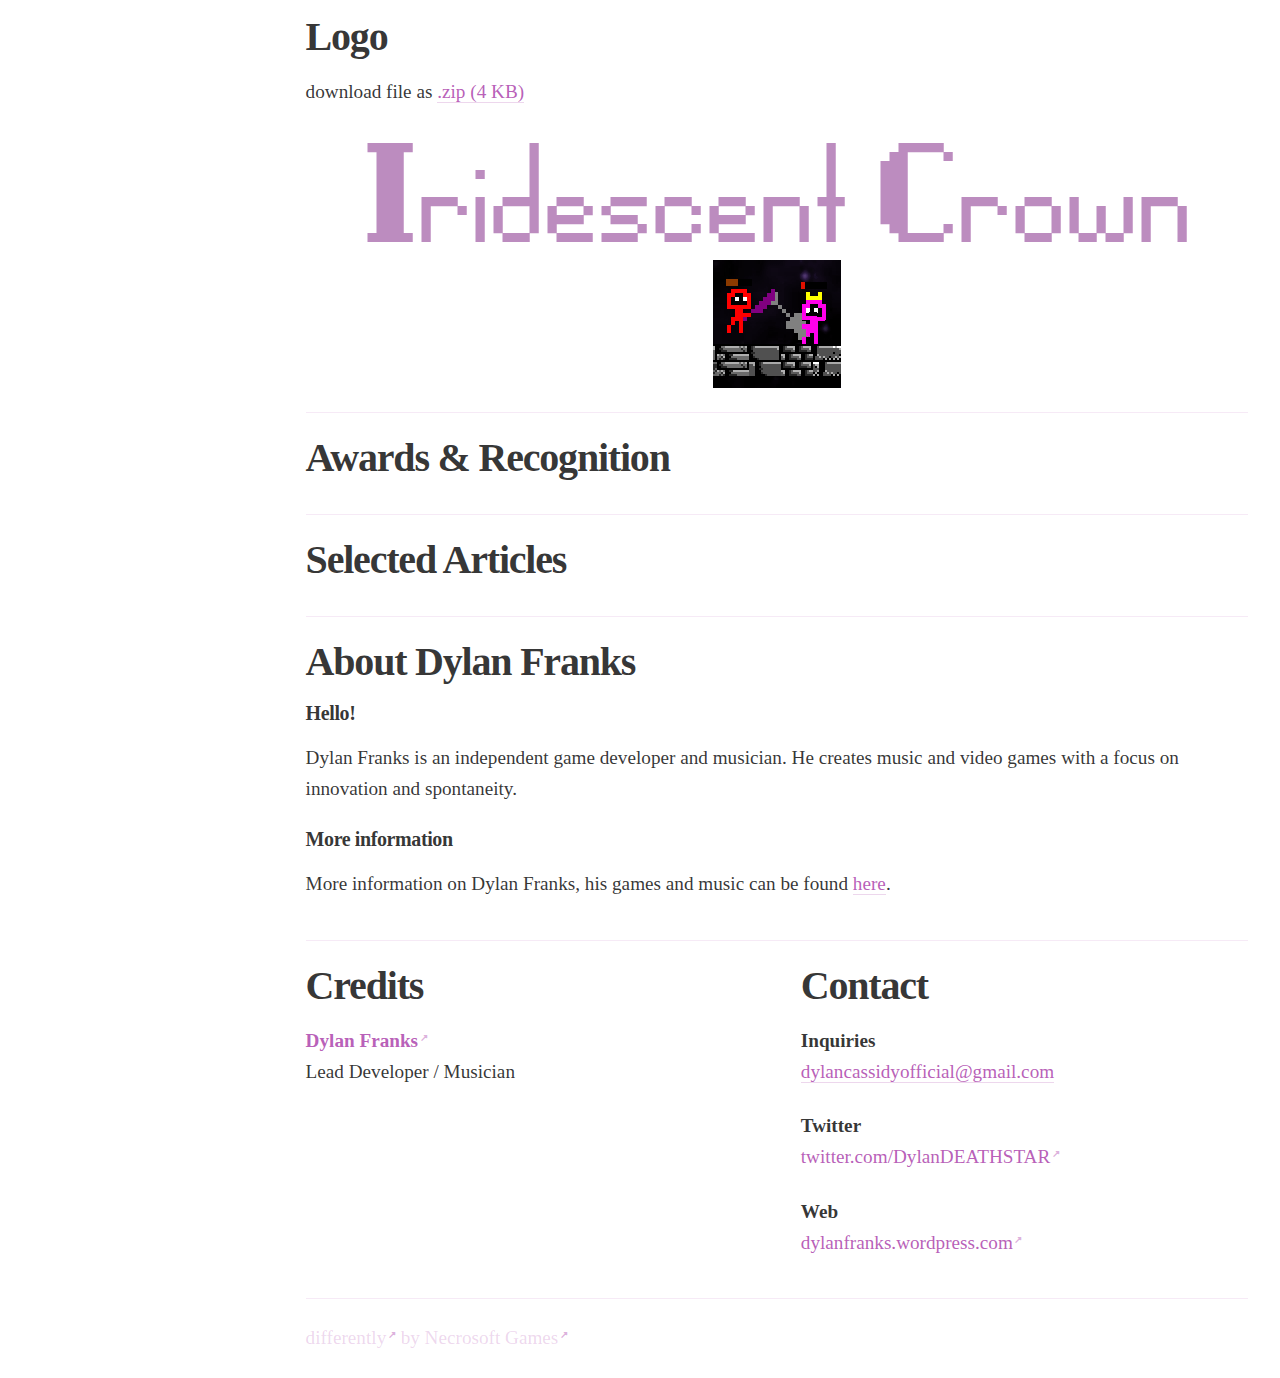
<file: Iridescent_Crown/index.html>
<!doctype html>
<html lang="en">
<head>
  <meta charset="utf-8">
  <meta http-equiv="X-UA-Compatible" content="IE=edge">
  <meta name="viewport" content="width=device-width, initial-scale=1">

  <title>Dylan Franks</title>
  <link rel="stylesheet" href="../assets/css/style.min.css">
</head>

<body>
  <nav>
    <ul>
      <li>
        <h1><a href=".">Iridescent Crown</a></h1>
        <ul>
          <li><a href="#factsheet">Factsheet</a></li>
          <li><a href="#description">Description</a></li>
          <li><a href="#history">History</a></li>
          <li><a href="#features">Features</a></li>
          <li><a href="#videos">Videos</a></li>
          <li><a href="#images">Images</a></li>
          <li><a href="#logo-icon">Logo &amp; Icon</a></li>
          <li><a href="#awards-recognition">Awards &amp; Recognition</a></li>
          <li><a href="#selected-articles">Selected Articles</a></li>
          <li><a href="#about">About Dylan Franks</a></li>
          <li><a href="#credits">Game Credits</a></li>
          <li><a href="#contact">Contact</a></li>
        </ul>
      </li>
    </ul>
  </nav>

  <main>
    <header>
      <img src="./media/header.png">
    </header>

    <div id="intro-details">
      <div id="factsheet" class="w-3 w-s-10">
        <h2>Factsheet</h2>
        <div><h3>Developer:</h3><address>Dylan Franks<br>Based in Cullman, Alabama</address></div>
        <div><h3>Release Date:</h3><p>December 22, 2016</p></div>
        <div><h3>Platforms:</h3><p>
          <a href="https://dylanfranks.itch.io/iridescent-crown" target="_blank" class="external">Windows, HTML5</a><br></p></div>
        <div><h3>Regular Price:</h3><p>$2.99</p></div>
      </div>
      <div id="description" class="w-7 w-s-10">
        <div id="intro">
          <h2>Description</h2>
          <p>Iridescent Crown is a 2d roguelike platformer for Windows and HTML5. Explore an infinite variety of colorful dungeons and cave systems. New levels are randomly generated each time you play.<br><br>

Players can discover many different weapons with myriad upgrades. You can clear the game by upgrading max health, strength, defense, agility, or any combination of these traits.<br><br></p>
        </div>
		<div id="history">
          <h2>History</h2>
          <p>This game went through several iterations since development began in 2010. An early version was released in 2012 for a Halloween competition. A slightly more polished demo was released in June 2014 for bug testing and feedback.<br><br>

In late 2016, it was discovered that the game ran smoothly in HTML5, and development shifted toward making the game for web browsers.<br><br> With the engine mostly complete, it was time to turn the engine into a game. Final work began on October 4, 2016. Development entered crunch mode toward the end in order to make the Christmas deadline.<br><br></p>
        </div>
        <div id="features">
          <h2>Features</h2>
          <ul>
            <li>AI-controlled partners</li>
            <li>+10,000 different weapons</li>
            <li>16 randomly generated levels</li>
            <li>13 types of enemies</li>
            <li>Stylish pixel art graphics</li>
            <li>Lush electronica soundtrack</li>
            <li>Infinite replayability</li>
          </ul>
        </div>
      </div>
    </div>
    <div id="videos">
      <h2>Videos</h2>
      <p>Iridescent Crown - Official Trailer <a href="https://www.youtube.com/watch?v=4CesjZKe6tA" target="_blank" class="external">YouTube</a></p>
      <div class="embed-responsive embed-responsive-16by9">
        <iframe class="embed-responsive-item" src="https://www.youtube.com/embed/4CesjZKe6tA" allowfullscreen="allowfullscreen" frameborder="0"></iframe>
      </div>
      <p>Quick playthrough with a powerful weapon! <a href="https://www.youtube.com/watch?v=plMnaMaDHjM" target="_blank" class="external">YouTube</a></p>
      <div class="embed-responsive embed-responsive-16by9">
        <iframe class="embed-responsive-item" src="https://www.youtube.com/embed/plMnaMaDHjM" allowfullscreen="allowfullscreen" frameborder="0"></iframe>
      </div>
      <p>Showcasing a few different weapons... <a href="https://www.youtube.com/watch?v=klwrmslEoAA" target="_blank" class="external">YouTube</a></p>
      <div class="embed-responsive embed-responsive-16by9">
        <iframe class="embed-responsive-item" src="https://www.youtube.com/embed/klwrmslEoAA" allowfullscreen="allowfullscreen" frameborder="0"></iframe>
      </div>
    </div>
    <div id="images">
      <h2>Images</h2>
      <p>download files as <a href="./media/images.zip" target="_blank">.zip (1.7 MB)</a></p>
      <div class="w-10">
        <a href="./media/screenshot-01.png" target="_blank"><img class="i-5 i-s-10" src="./media/screenshot-01.png"></a>
        <a href="./media/screenshot-02.png" target="_blank"><img class="i-5 i-s-10" src="./media/screenshot-02.png"></a>
        <a href="./media/screenshot-03.png" target="_blank"><img class="i-5 i-s-10" src="./media/screenshot-03.png"></a>
        <a href="./media/screenshot-04.png" target="_blank"><img class="i-5 i-s-10" src="./media/screenshot-04.png"></a>
        <a href="./media/screenshot-05.png" target="_blank"><img class="i-5 i-s-10" src="./media/screenshot-05.png"></a>
        <a href="./media/screenshot-06.png" target="_blank"><img class="i-5 i-s-10" src="./media/screenshot-06.png"></a>
        <a href="./media/screenshot-07.png" target="_blank"><img class="i-5 i-s-10" src="./media/screenshot-07.png"></a>
        <a href="./media/screenshot-08.png" target="_blank"><img class="i-5 i-s-10" src="./media/screenshot-08.png"></a>
        <a href="./media/screenshot-09.png" target="_blank"><img class="i-5 i-s-10" src="./media/screenshot-09.png"></a>
        <a href="./media/screenshot-10.png" target="_blank"><img class="i-5 i-s-10" src="./media/screenshot-10.png"></a>
        <a href="./media/screenshot-11.png" target="_blank"><img class="i-5 i-s-10" src="./media/screenshot-11.png"></a>
        <a href="./media/screenshot-12.png" target="_blank"><img class="i-5 i-s-10" src="./media/screenshot-12.png"></a>
        <a href="./media/screenshot-13.png" target="_blank"><img class="i-5 i-s-10" src="./media/screenshot-13.png"></a>
        <a href="./media/screenshot-14.png" target="_blank"><img class="i-5 i-s-10" src="./media/screenshot-14.png"></a>
        <a href="./media/screenshot-15.png" target="_blank"><img class="i-5 i-s-10" src="./media/screenshot-15.png"></a>
        <a href="./media/screenshot-16.png" target="_blank"><img class="i-5 i-s-10" src="./media/screenshot-16.png"></a>
        <a href="./media/screenshot-17.png" target="_blank"><img class="i-5 i-s-10" src="./media/screenshot-17.png"></a>
        <a href="./media/screenshot-18.png" target="_blank"><img class="i-5 i-s-10" src="./media/screenshot-18.png"></a>
        <a href="./media/screenshot-19.png" target="_blank"><img class="i-5 i-s-10" src="./media/screenshot-19.png"></a>
        <a href="./media/screenshot-20.png" target="_blank"><img class="i-5 i-s-10" src="./media/screenshot-20.png"></a>
        <a href="./media/screenshot-21.png" target="_blank"><img class="i-5 i-s-10" src="./media/screenshot-21.png"></a>
        <a href="./media/screenshot-22.png" target="_blank"><img class="i-5 i-s-10" src="./media/screenshot-22.png"></a>
        <a href="./media/screenshot-23.png" target="_blank"><img class="i-5 i-s-10" src="./media/screenshot-23.png"></a>
        <a href="./media/screenshot-24.png" target="_blank"><img class="i-5 i-s-10" src="./media/screenshot-24.png"></a>
        <a href="./media/screenshot-25.png" target="_blank"><img class="i-5 i-s-10" src="./media/screenshot-25.png"></a>
        <a href="./media/screenshot-26.png" target="_blank"><img class="i-5 i-s-10" src="./media/screenshot-26.png"></a>
      </div>
    </div>
    <div id="logo-icon">
      <h2>Logo</h2>
      <p>download file as <a href="./media/logo.zip" target="_blank">.zip (4 KB)</a></p>
      <div class="w-10">
        <a href="./media/logo.png" target="_blank"><img src="./media/logo.png"></a>
        <a href="./media/icon.png" target="_blank"><img src="./media/icon.png"></a>
      </div>
    </div>
    <div id="awards-recognition">
      <h2>Awards &amp; Recognition</h2>
      <blockquote>
        <ul>
        </ul>
      </blockquote>
    </div>
    <div id="selected-articles">
      <h2>Selected Articles</h2>
      <blockquote>
        <ul>
        </ul>
      </blockquote>
    </div>
    <div id="about">
      <h2>About Dylan Franks</h2>
      <h3>Hello!</h3>
      <p>Dylan Franks is an independent game developer and musician. He creates music and video games with a focus on innovation and spontaneity.</p>
      <h3>More information</h3>
      <p>More information on Dylan Franks, his games and music can be found <a href="../">here</a>.</p>
    </div>
    <div id="outro-details">
      <div id="credits" class="w-5 w-xs-10">
        <h2>Credits</h2>
        <p><strong><a href="https://dylanfranks.wordpress.com/" class="external">Dylan Franks</a></strong><br>Lead Developer / Musician</p>
      </div>
      <div id="contact" class="w-5 w-xs-10">
        <h2>Contact</h2>
        <p><strong>Inquiries</strong><br><a href="mailto:dylancassidyofficial@gmail.com">dylancassidyofficial@gmail.com</a></p>
        <p><strong>Twitter</strong><br><a href="https://twitter.com/DylanDEATHSTAR" target="_blank" class="external">twitter.com/DylanDEATHSTAR</a></p>
        <p><strong>Web</strong><br><a href="https://dylanfranks.wordpress.com/" target="_blank" class="external">dylanfranks.wordpress.com</a></p>
      </div>
    </div>

    <footer>
      <p>
        <a class="external" href="//necrosoftgames.com/differently" target="_blank" class="external">differently</a>
        by
        <a class="external" href="//necrosoftgames.com" target="_blank" class="external">Necrosoft Games</a>
      </p>
    </footer>
  </main>
</body>
</html>
</file>
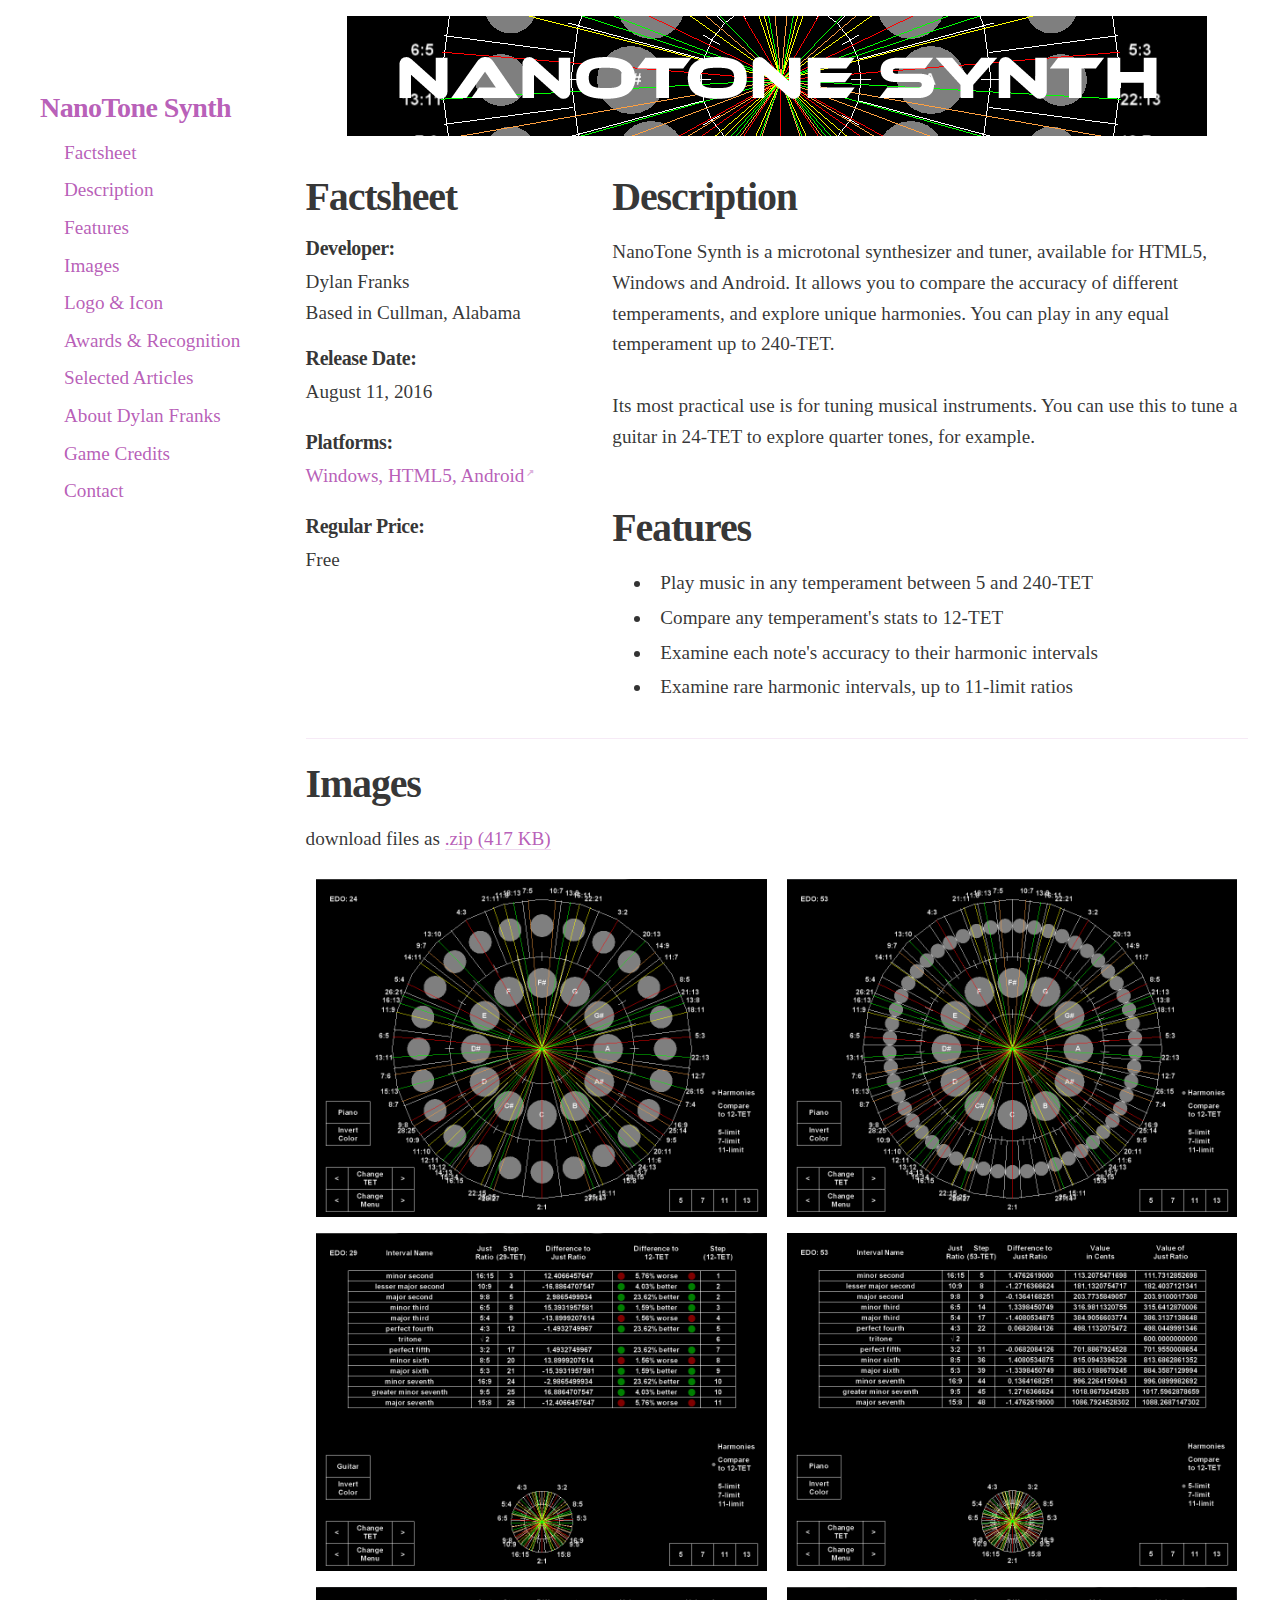
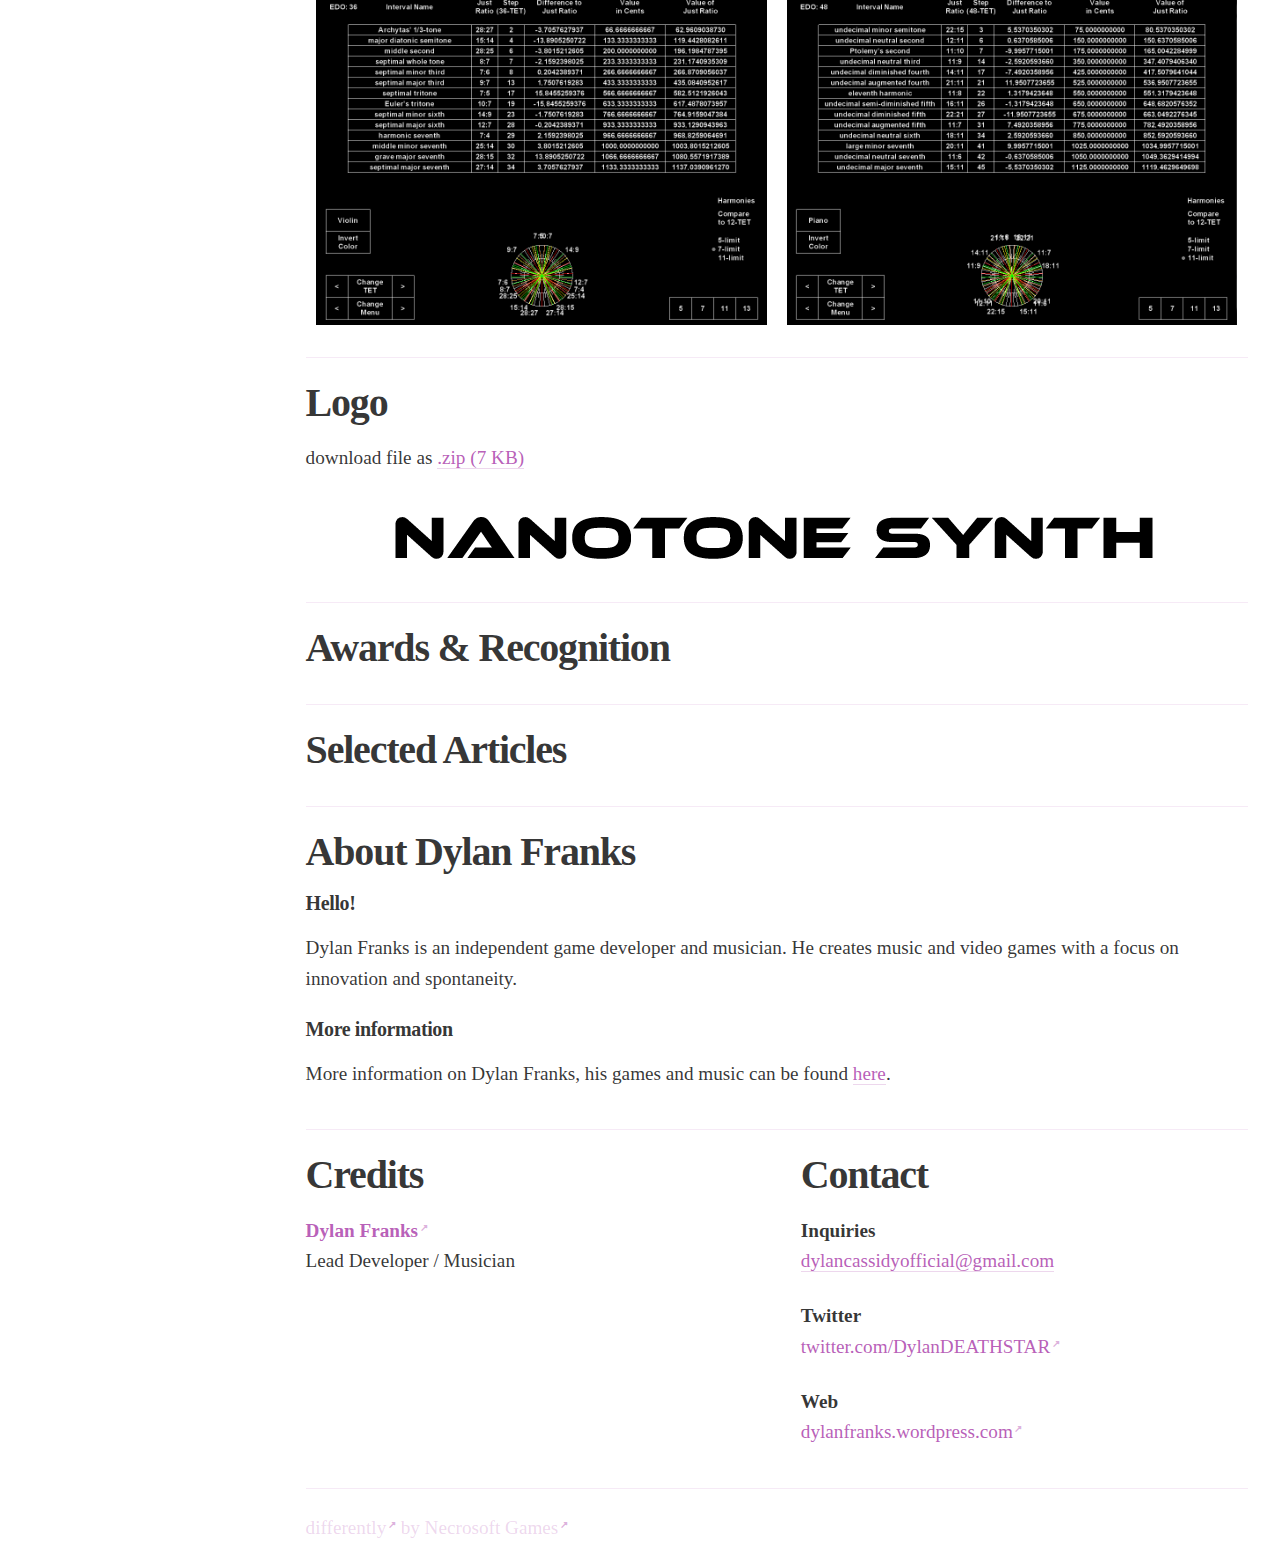
<file: NanoTone_Synth/index.html>
<!doctype html>
<html lang="en">
<head>
  <meta charset="utf-8">
  <meta http-equiv="X-UA-Compatible" content="IE=edge">
  <meta name="viewport" content="width=device-width, initial-scale=1">

  <title>Dylan Franks</title>
  <link rel="stylesheet" href="../assets/css/style.min.css">
</head>

<body>
  <nav>
    <ul>
      <li>
        <h1><a href=".">NanoTone Synth</a></h1>
        <ul>
          <li><a href="#factsheet">Factsheet</a></li>
          <li><a href="#description">Description</a></li>
          <li><a href="#features">Features</a></li>
          <li><a href="#images">Images</a></li>
          <li><a href="#logo-icon">Logo &amp; Icon</a></li>
          <li><a href="#awards-recognition">Awards &amp; Recognition</a></li>
          <li><a href="#selected-articles">Selected Articles</a></li>
          <li><a href="#about">About Dylan Franks</a></li>
          <li><a href="#credits">Game Credits</a></li>
          <li><a href="#contact">Contact</a></li>
        </ul>
      </li>
    </ul>
  </nav>

  <main>
    <header>
      <img src="./media/header.png">
    </header>

    <div id="intro-details">
      <div id="factsheet" class="w-3 w-s-10">
        <h2>Factsheet</h2>
        <div><h3>Developer:</h3><address>Dylan Franks<br>Based in Cullman, Alabama</address></div>
        <div><h3>Release Date:</h3><p>August 11, 2016</p></div>
        <div><h3>Platforms:</h3><p>
          <a href="https://dylanfranks.itch.io/nanotone-synth" target="_blank" class="external">Windows, HTML5, Android</a><br></p></div>
        <div><h3>Regular Price:</h3><p>Free</p></div>
      </div>
      <div id="description" class="w-7 w-s-10">
        <div id="intro">
          <h2>Description</h2>
          <p>NanoTone Synth is a microtonal synthesizer and tuner, available for HTML5, Windows and Android. It allows you to compare the accuracy of different temperaments, and explore unique harmonies. You can play in any equal temperament up to 240-TET.<br><br>

Its most practical use is for tuning musical instruments. You can use this to tune a guitar in 24-TET to explore quarter tones, for example.<br><br></p>
        </div>
        <div id="features">
          <h2>Features</h2>
          <ul>
            <li>Play music in any temperament between 5 and 240-TET</li>
            <li>Compare any temperament's stats to 12-TET</li>
            <li>Examine each note's accuracy to their harmonic intervals</li>
            <li>Examine rare harmonic intervals, up to 11-limit ratios</li>
          </ul>
        </div>
      </div>
    </div>
    <div id="images">
      <h2>Images</h2>
      <p>download files as <a href="./media/images.zip" target="_blank">.zip (417 KB)</a></p>
      <div class="w-10">
        <a href="./media/screenshot-01.png" target="_blank"><img class="i-5 i-s-10" src="./media/screenshot-01.png"></a>
        <a href="./media/screenshot-02.png" target="_blank"><img class="i-5 i-s-10" src="./media/screenshot-02.png"></a>
        <a href="./media/screenshot-03.png" target="_blank"><img class="i-5 i-s-10" src="./media/screenshot-03.png"></a>
        <a href="./media/screenshot-04.png" target="_blank"><img class="i-5 i-s-10" src="./media/screenshot-04.png"></a>
        <a href="./media/screenshot-05.png" target="_blank"><img class="i-5 i-s-10" src="./media/screenshot-05.png"></a>
        <a href="./media/screenshot-06.png" target="_blank"><img class="i-5 i-s-10" src="./media/screenshot-06.png"></a>
      </div>
    </div>
    <div id="logo-icon">
      <h2>Logo</h2>
      <p>download file as <a href="./media/logo.zip" target="_blank">.zip (7 KB)</a></p>
      <div class="w-10">
        <a href="./media/logo.png" target="_blank"><img src="./media/logo.png"></a>
      </div>
    </div>
    <div id="awards-recognition">
      <h2>Awards &amp; Recognition</h2>
      <blockquote>
        <ul>
        </ul>
      </blockquote>
    </div>
    <div id="selected-articles">
      <h2>Selected Articles</h2>
      <blockquote>
        <ul>
        </ul>
      </blockquote>
    </div>
    <div id="about">
      <h2>About Dylan Franks</h2>
      <h3>Hello!</h3>
      <p>Dylan Franks is an independent game developer and musician. He creates music and video games with a focus on innovation and spontaneity.</p>
      <h3>More information</h3>
      <p>More information on Dylan Franks, his games and music can be found <a href="../">here</a>.</p>
    </div>
    <div id="outro-details">
      <div id="credits" class="w-5 w-xs-10">
        <h2>Credits</h2>
        <p><strong><a href="https://dylanfranks.wordpress.com/" class="external">Dylan Franks</a></strong><br>Lead Developer / Musician</p>
      </div>
      <div id="contact" class="w-5 w-xs-10">
        <h2>Contact</h2>
        <p><strong>Inquiries</strong><br><a href="mailto:dylancassidyofficial@gmail.com">dylancassidyofficial@gmail.com</a></p>
        <p><strong>Twitter</strong><br><a href="https://twitter.com/DylanDEATHSTAR" target="_blank" class="external">twitter.com/DylanDEATHSTAR</a></p>
        <p><strong>Web</strong><br><a href="https://dylanfranks.wordpress.com/" target="_blank" class="external">dylanfranks.wordpress.com</a></p>
      </div>
    </div>

    <footer>
      <p>
        <a class="external" href="//necrosoftgames.com/differently" target="_blank" class="external">differently</a>
        by
        <a class="external" href="//necrosoftgames.com" target="_blank" class="external">Necrosoft Games</a>
      </p>
    </footer>
  </main>
</body>
</html>
</file>
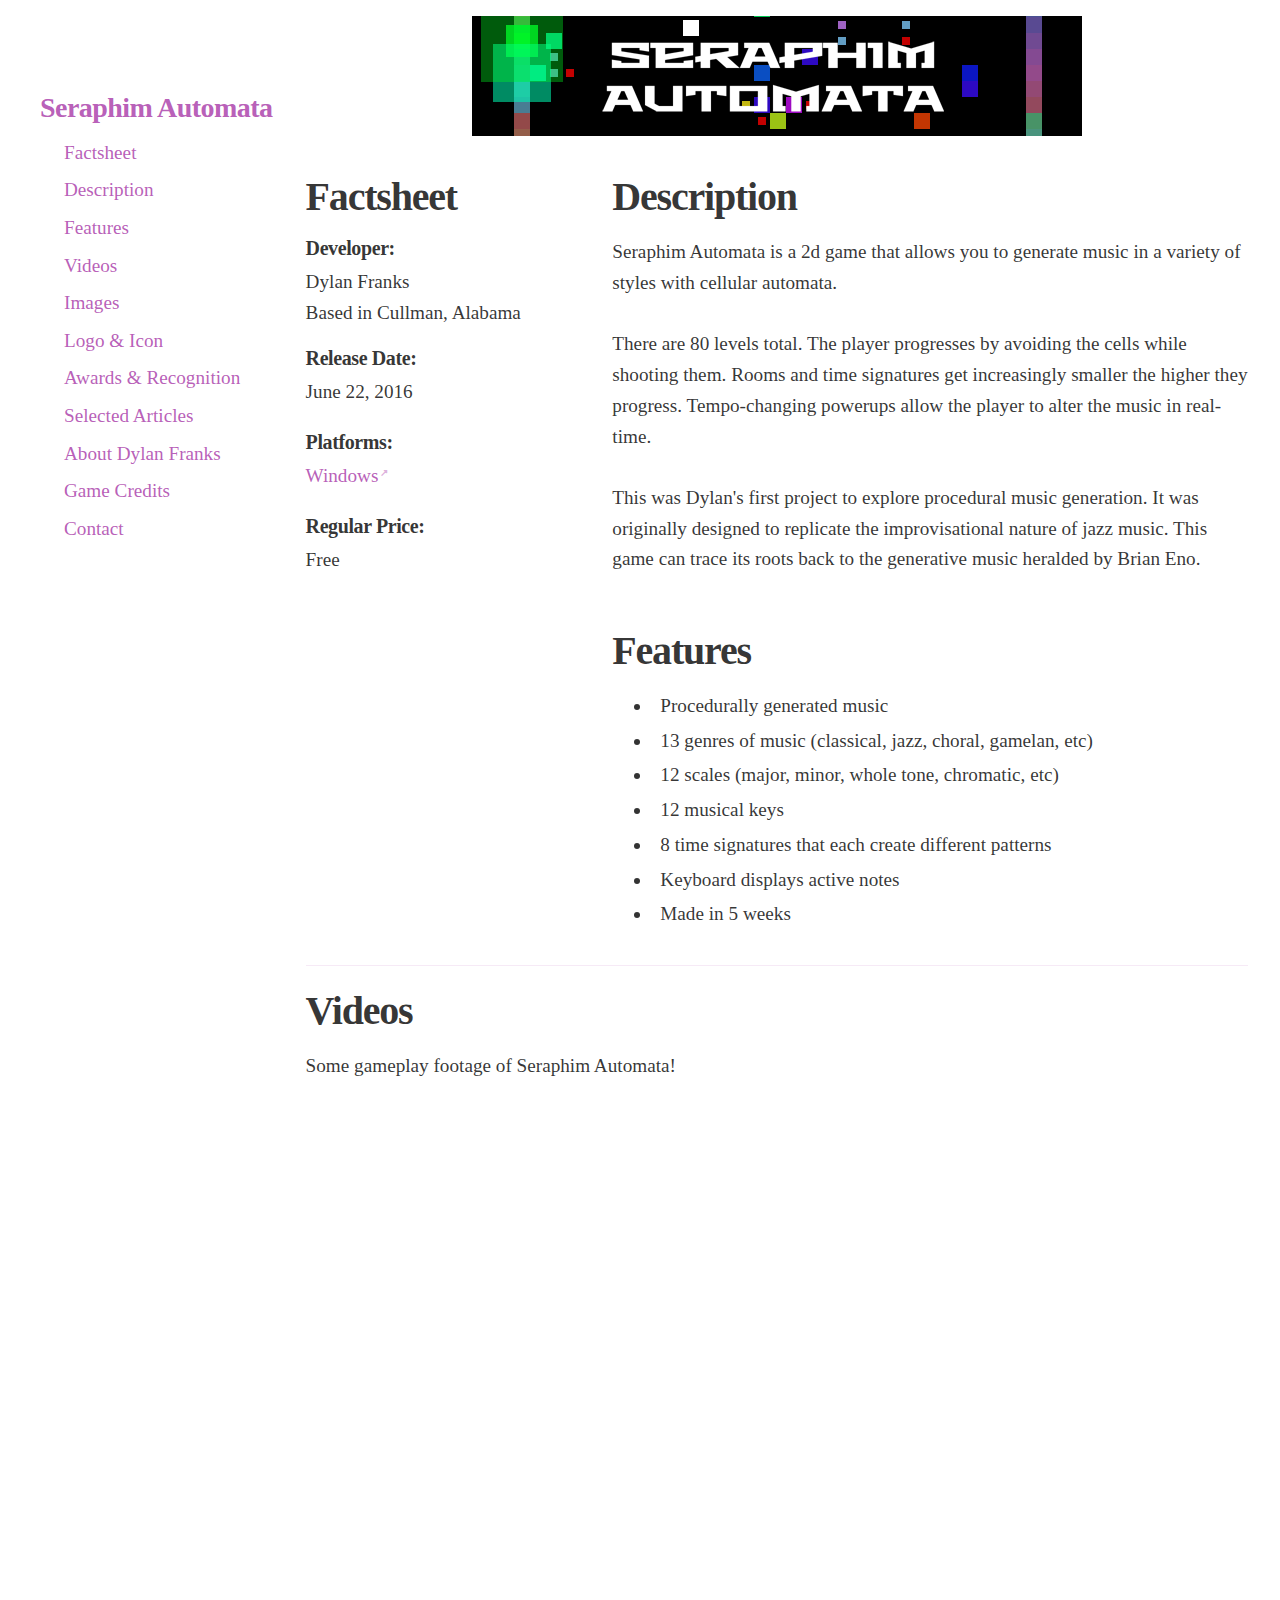
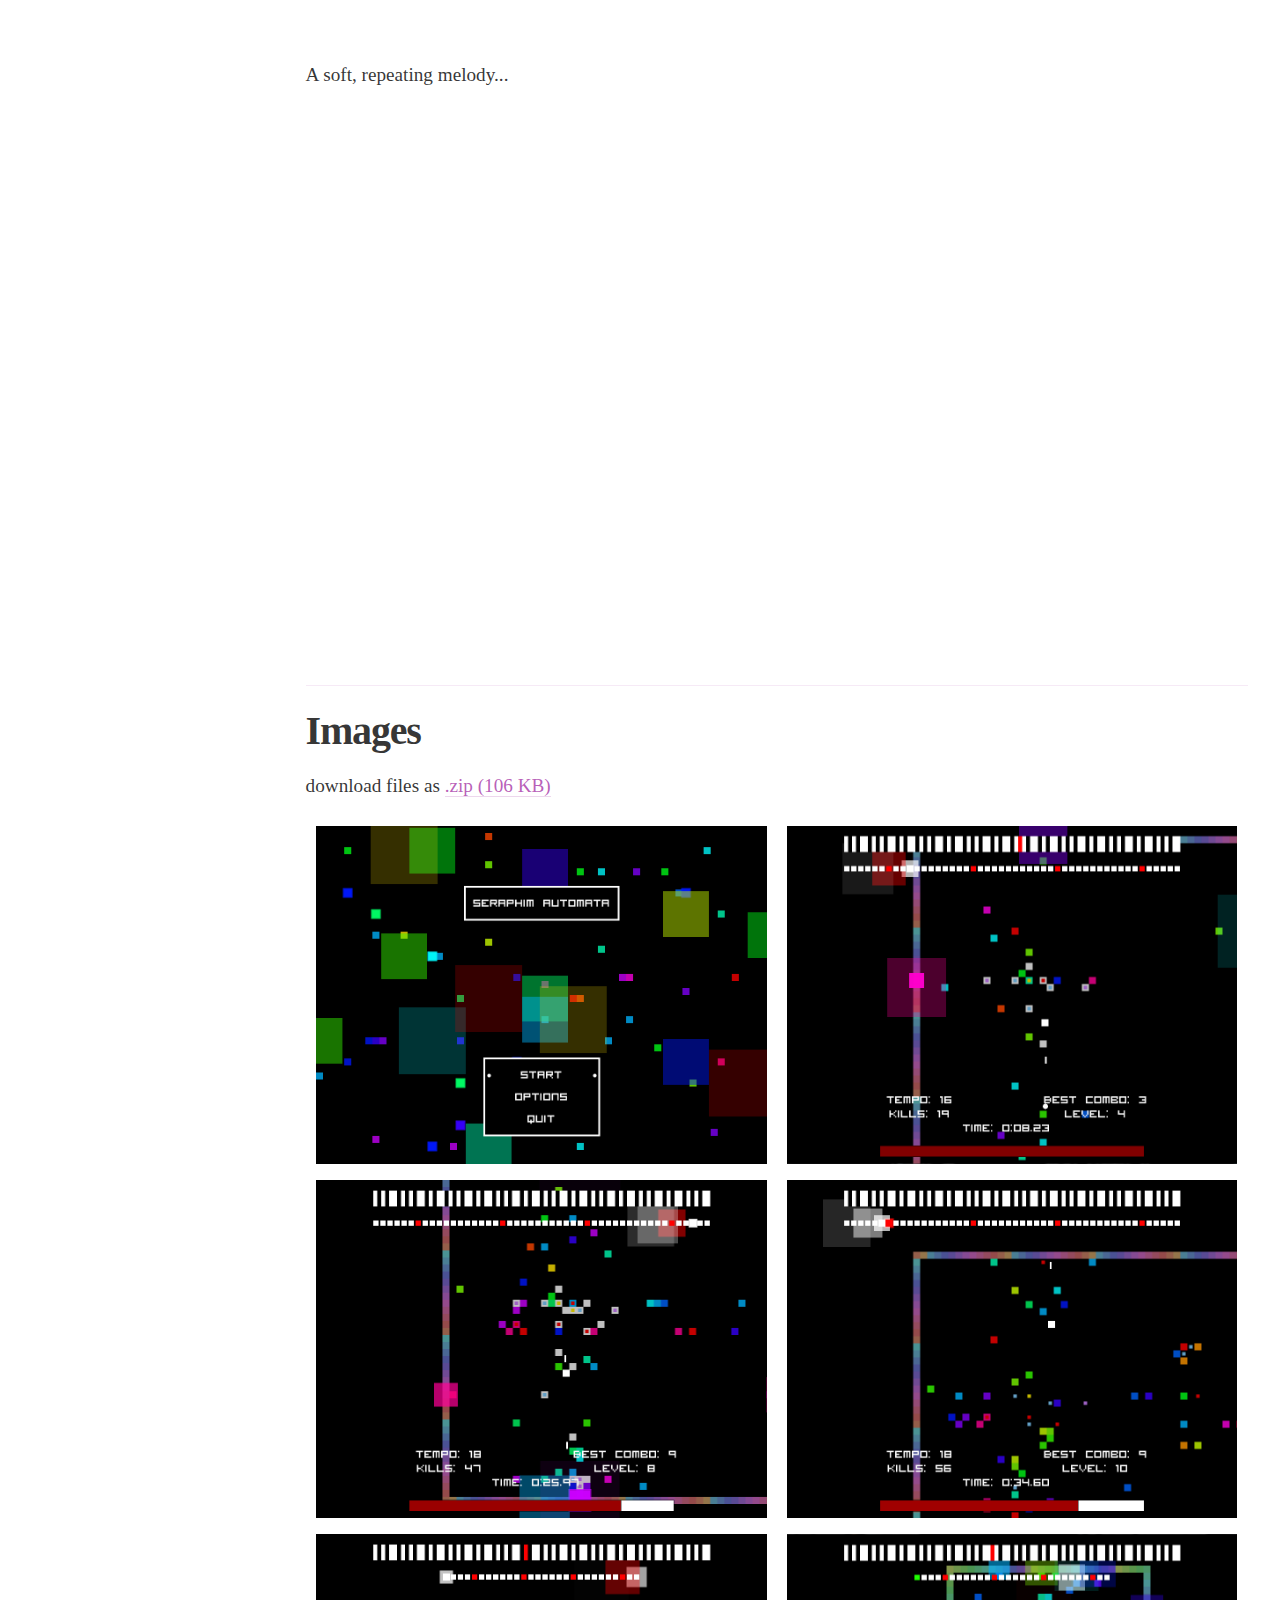
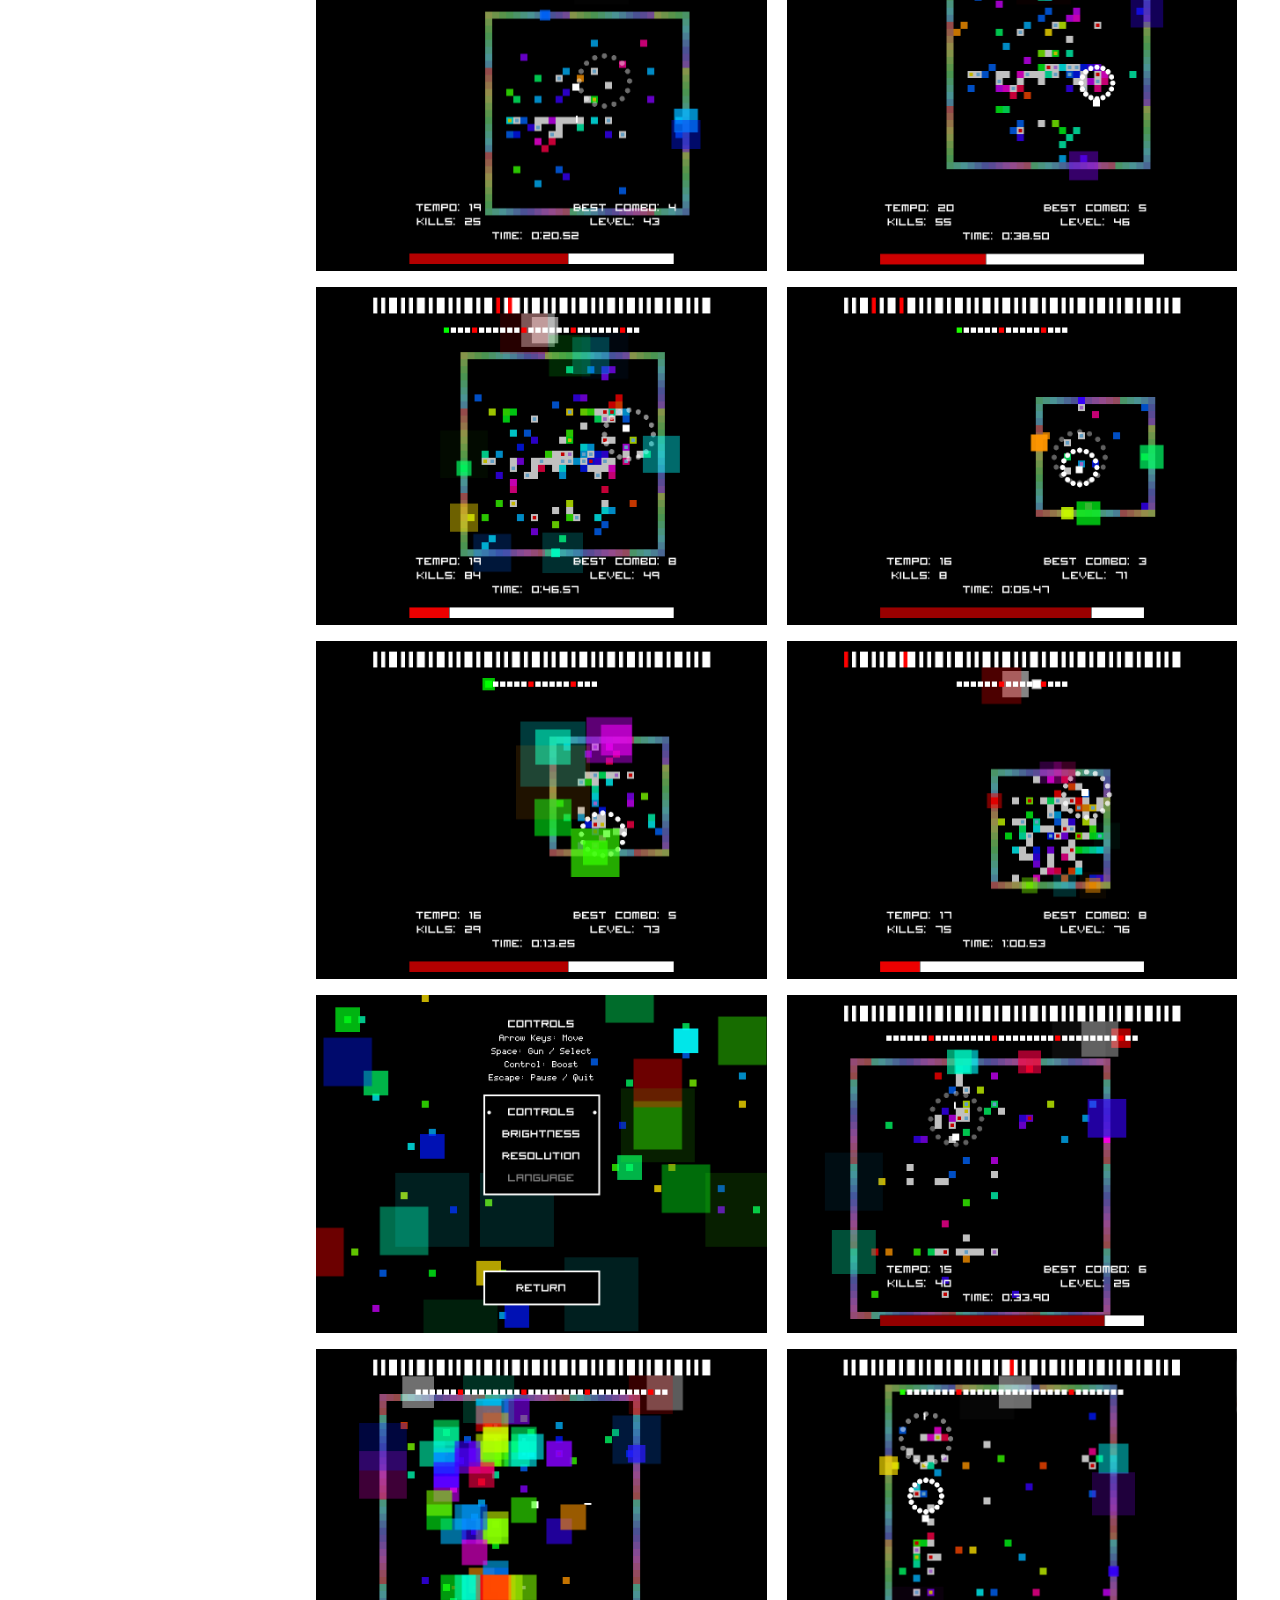
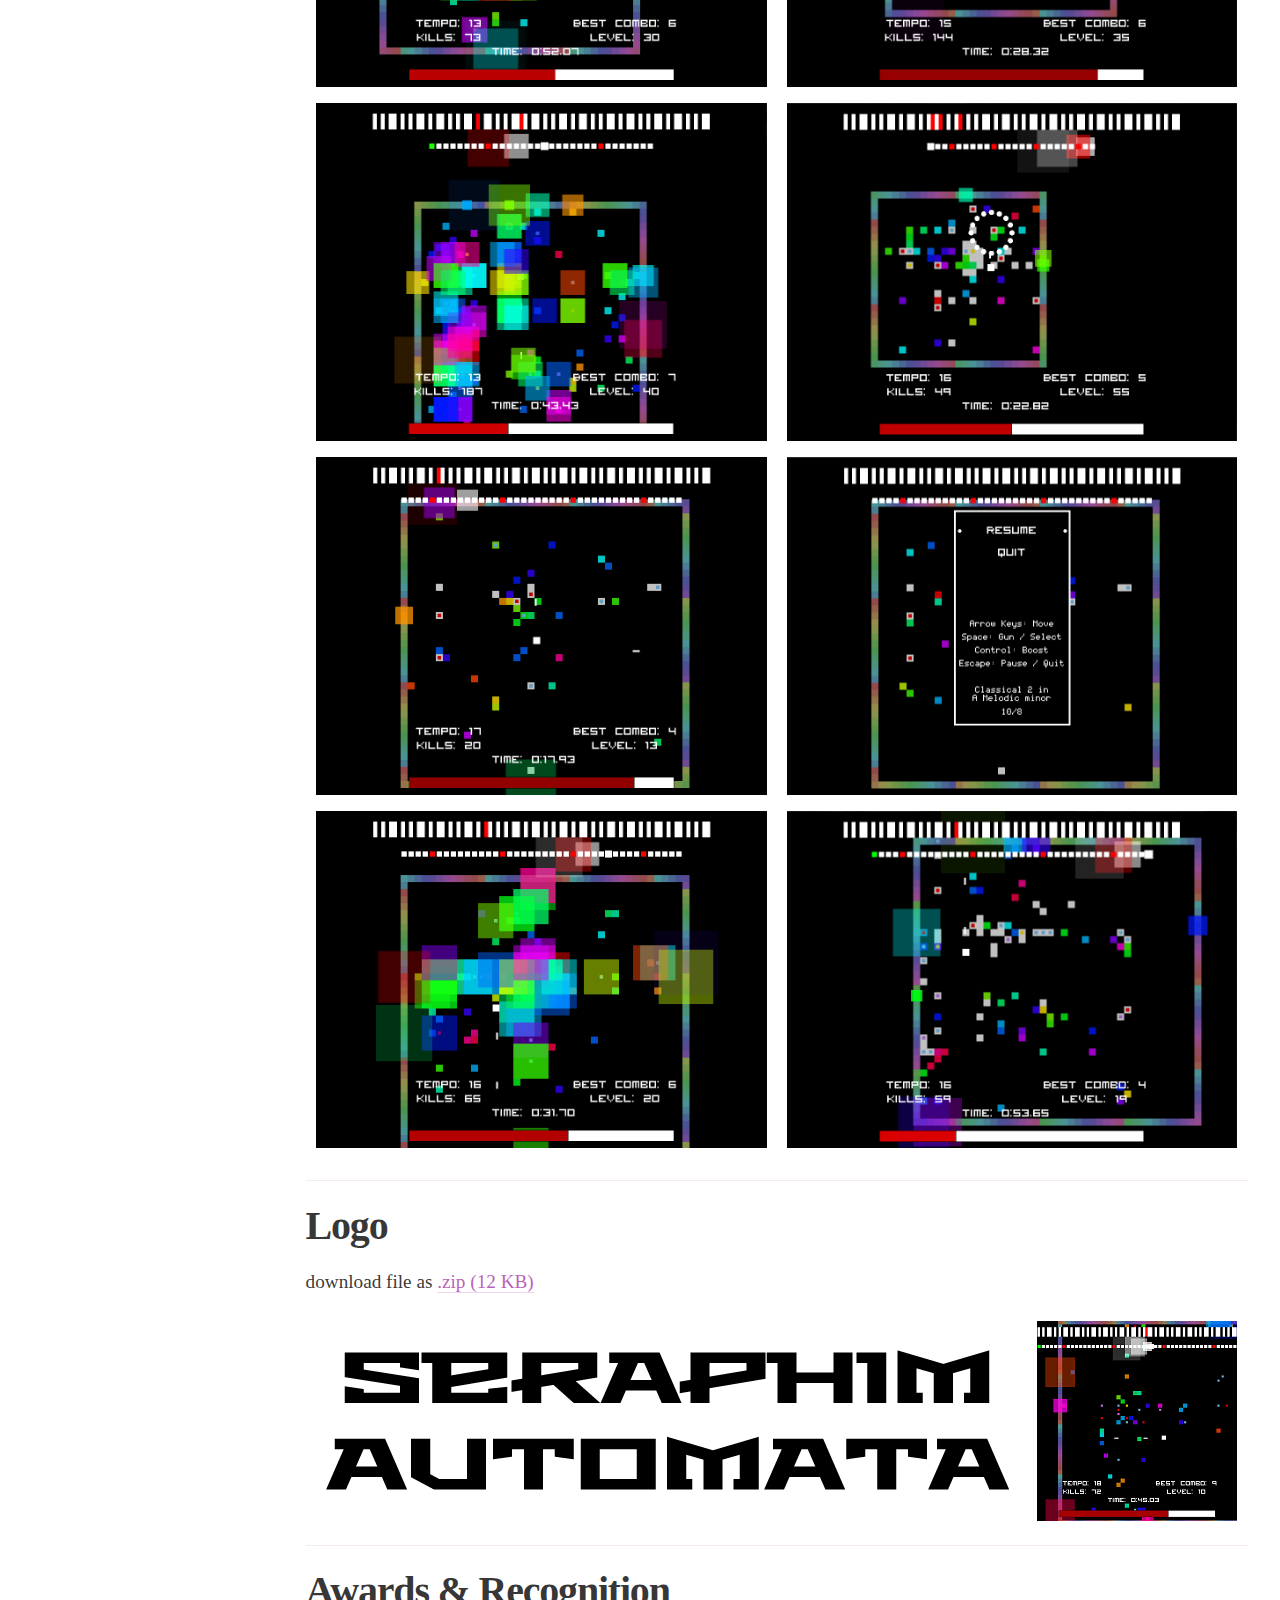
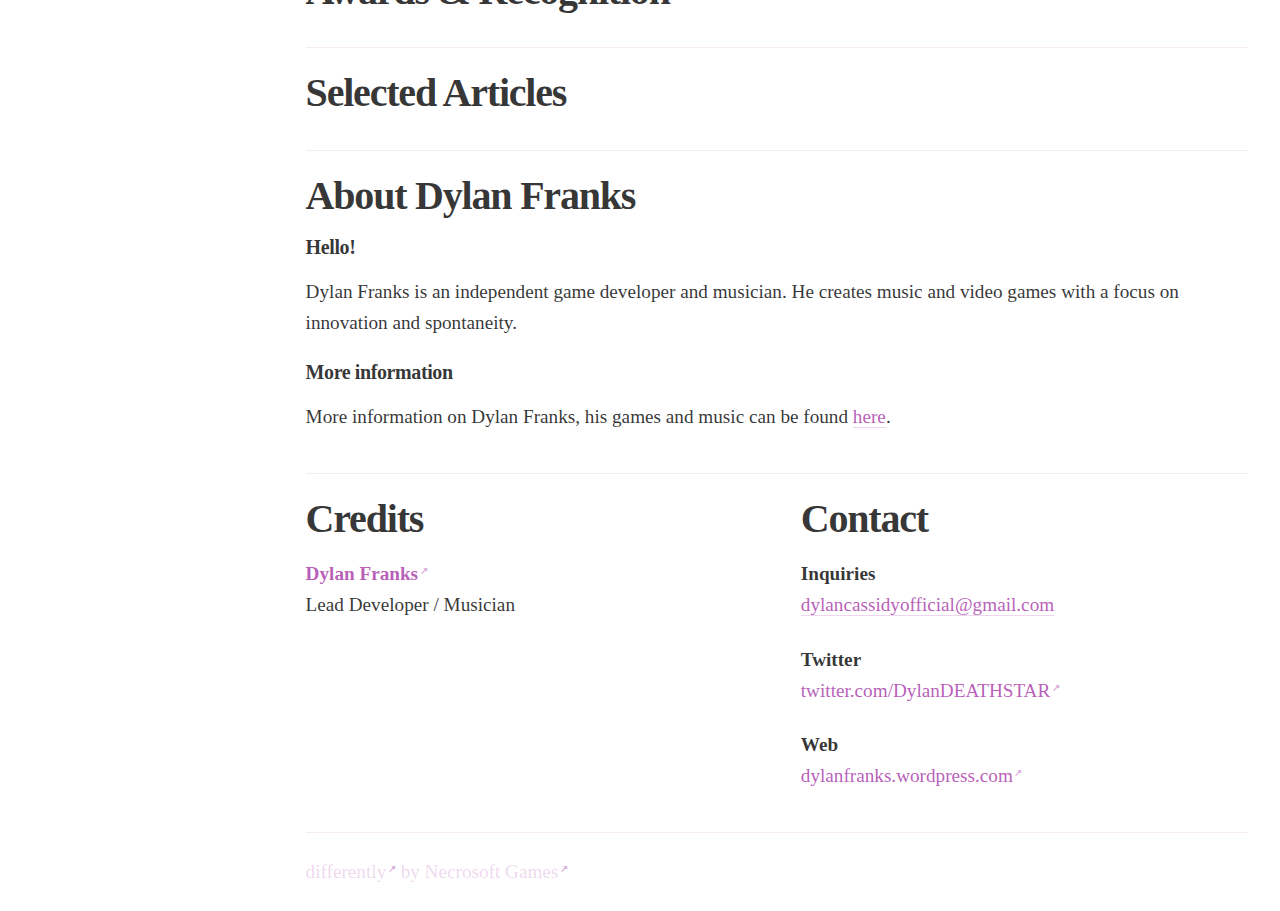
<file: Seraphim_Automata/index.html>
<!doctype html>
<html lang="en">
<head>
  <meta charset="utf-8">
  <meta http-equiv="X-UA-Compatible" content="IE=edge">
  <meta name="viewport" content="width=device-width, initial-scale=1">

  <title>Dylan Franks</title>
  <link rel="stylesheet" href="../assets/css/style.min.css">
</head>

<body>
  <nav>
    <ul>
      <li>
        <h1><a href=".">Seraphim Automata</a></h1>
        <ul>
          <li><a href="#factsheet">Factsheet</a></li>
          <li><a href="#description">Description</a></li>
          <li><a href="#features">Features</a></li>
          <li><a href="#videos">Videos</a></li>
          <li><a href="#images">Images</a></li>
          <li><a href="#logo-icon">Logo &amp; Icon</a></li>
          <li><a href="#awards-recognition">Awards &amp; Recognition</a></li>
          <li><a href="#selected-articles">Selected Articles</a></li>
          <li><a href="#about">About Dylan Franks</a></li>
          <li><a href="#credits">Game Credits</a></li>
          <li><a href="#contact">Contact</a></li>
        </ul>
      </li>
    </ul>
  </nav>

  <main>
    <header>
      <img src="./media/header.png">
    </header>

    <div id="intro-details">
      <div id="factsheet" class="w-3 w-s-10">
        <h2>Factsheet</h2>
        <div><h3>Developer:</h3><address>Dylan Franks<br>Based in Cullman, Alabama</address></div>
        <div><h3>Release Date:</h3><p>June 22, 2016</p></div>
        <div><h3>Platforms:</h3><p>
          <a href="https://dylanfranks.itch.io/seraphim-automata" target="_blank" class="external">Windows</a><br></p></div>
        <div><h3>Regular Price:</h3><p>Free</p></div>
      </div>
      <div id="description" class="w-7 w-s-10">
        <div id="intro">
          <h2>Description</h2>
          <p>Seraphim Automata is a 2d game that allows you to generate music in a variety of styles with cellular automata.<br><br>

There are 80 levels total. The player progresses by avoiding the cells while shooting them. Rooms and time signatures get increasingly smaller the higher they progress. Tempo-changing powerups allow the player to alter the music in real-time.<br><br>

This was Dylan's first project to explore procedural music generation. It was originally designed to replicate the improvisational nature of jazz music. This game can trace its roots back to the generative music heralded by Brian Eno.<br><br></p>
        </div>
        <div id="features">
          <h2>Features</h2>
          <ul>
            <li>Procedurally generated music</li>
            <li>13 genres of music (classical, jazz, choral, gamelan, etc)</li>
            <li>12 scales (major, minor, whole tone, chromatic, etc)</li>
            <li>12 musical keys</li>
            <li>8 time signatures that each create different patterns</li>
			<li>Keyboard displays active notes</li>
            <li>Made in 5 weeks</li>
          </ul>
        </div>
      </div>
    </div>
    <div id="videos">
      <h2>Videos</h2> 
	  <p>Some gameplay footage of Seraphim Automata!</p>
      <div class="embed-responsive embed-responsive-16by9">
        <iframe class="embed-responsive-item" src="https://www.youtube.com/embed/IJ1se81QTh4" allowfullscreen="allowfullscreen" frameborder="0"></iframe>
      </div>
      <p>A soft, repeating melody...</p>
      <div class="embed-responsive embed-responsive-16by9">
        <iframe class="embed-responsive-item" src="https://www.youtube.com/embed/WVZn4v4cpeU" allowfullscreen="allowfullscreen" frameborder="0"></iframe>
      </div>
    </div>
    <div id="images">
      <h2>Images</h2>
      <p>download files as <a href="./media/images.zip" target="_blank">.zip (106 KB)</a></p>
      <div class="w-10">
        <a href="./media/screenshot-01.png" target="_blank"><img class="i-5 i-s-10" src="./media/screenshot-01.png"></a>
        <a href="./media/screenshot-02.png" target="_blank"><img class="i-5 i-s-10" src="./media/screenshot-02.png"></a>
        <a href="./media/screenshot-03.png" target="_blank"><img class="i-5 i-s-10" src="./media/screenshot-03.png"></a>
        <a href="./media/screenshot-04.png" target="_blank"><img class="i-5 i-s-10" src="./media/screenshot-04.png"></a>
        <a href="./media/screenshot-05.png" target="_blank"><img class="i-5 i-s-10" src="./media/screenshot-05.png"></a>
        <a href="./media/screenshot-06.png" target="_blank"><img class="i-5 i-s-10" src="./media/screenshot-06.png"></a>
        <a href="./media/screenshot-07.png" target="_blank"><img class="i-5 i-s-10" src="./media/screenshot-07.png"></a>
        <a href="./media/screenshot-08.png" target="_blank"><img class="i-5 i-s-10" src="./media/screenshot-08.png"></a>
        <a href="./media/screenshot-09.png" target="_blank"><img class="i-5 i-s-10" src="./media/screenshot-09.png"></a>
        <a href="./media/screenshot-10.png" target="_blank"><img class="i-5 i-s-10" src="./media/screenshot-10.png"></a>
        <a href="./media/screenshot-11.png" target="_blank"><img class="i-5 i-s-10" src="./media/screenshot-11.png"></a>
        <a href="./media/screenshot-12.png" target="_blank"><img class="i-5 i-s-10" src="./media/screenshot-12.png"></a>
        <a href="./media/screenshot-13.png" target="_blank"><img class="i-5 i-s-10" src="./media/screenshot-13.png"></a>
        <a href="./media/screenshot-14.png" target="_blank"><img class="i-5 i-s-10" src="./media/screenshot-14.png"></a>
        <a href="./media/screenshot-15.png" target="_blank"><img class="i-5 i-s-10" src="./media/screenshot-15.png"></a>
        <a href="./media/screenshot-16.png" target="_blank"><img class="i-5 i-s-10" src="./media/screenshot-16.png"></a>
        <a href="./media/screenshot-17.png" target="_blank"><img class="i-5 i-s-10" src="./media/screenshot-17.png"></a>
        <a href="./media/screenshot-18.png" target="_blank"><img class="i-5 i-s-10" src="./media/screenshot-18.png"></a>
        <a href="./media/screenshot-19.png" target="_blank"><img class="i-5 i-s-10" src="./media/screenshot-19.png"></a>
        <a href="./media/screenshot-20.png" target="_blank"><img class="i-5 i-s-10" src="./media/screenshot-20.png"></a>
      </div>
    </div>
    <div id="logo-icon">
      <h2>Logo</h2>
      <p>download file as <a href="./media/logo.zip" target="_blank">.zip (12 KB)</a></p>
      <div class="w-10">
        <a href="./media/logo.png" target="_blank"><img src="./media/logo.png"></a>
        <a href="./media/icon.png" target="_blank"><img src="./media/icon.png"></a>
      </div>
    </div>
    <div id="awards-recognition">
      <h2>Awards &amp; Recognition</h2>
      <blockquote>
        <ul>
        </ul>
      </blockquote>
    </div>
    <div id="selected-articles">
      <h2>Selected Articles</h2>
      <blockquote>
        <ul>
        </ul>
      </blockquote>
    </div>
    <div id="about">
      <h2>About Dylan Franks</h2>
      <h3>Hello!</h3>
      <p>Dylan Franks is an independent game developer and musician. He creates music and video games with a focus on innovation and spontaneity.</p>
      <h3>More information</h3>
      <p>More information on Dylan Franks, his games and music can be found <a href="../">here</a>.</p>
    </div>
    <div id="outro-details">
      <div id="credits" class="w-5 w-xs-10">
        <h2>Credits</h2>
        <p><strong><a href="https://dylanfranks.wordpress.com/" class="external">Dylan Franks</a></strong><br>Lead Developer / Musician</p>
      </div>
      <div id="contact" class="w-5 w-xs-10">
        <h2>Contact</h2>
        <p><strong>Inquiries</strong><br><a href="mailto:dylancassidyofficial@gmail.com">dylancassidyofficial@gmail.com</a></p>
        <p><strong>Twitter</strong><br><a href="https://twitter.com/DylanDEATHSTAR" target="_blank" class="external">twitter.com/DylanDEATHSTAR</a></p>
        <p><strong>Web</strong><br><a href="https://dylanfranks.wordpress.com/" target="_blank" class="external">dylanfranks.wordpress.com</a></p>
      </div>
    </div>

    <footer>
      <p>
        <a class="external" href="//necrosoftgames.com/differently" target="_blank" class="external">differently</a>
        by
        <a class="external" href="//necrosoftgames.com" target="_blank" class="external">Necrosoft Games</a>
      </p>
    </footer>
  </main>
</body>
</html>
</file>
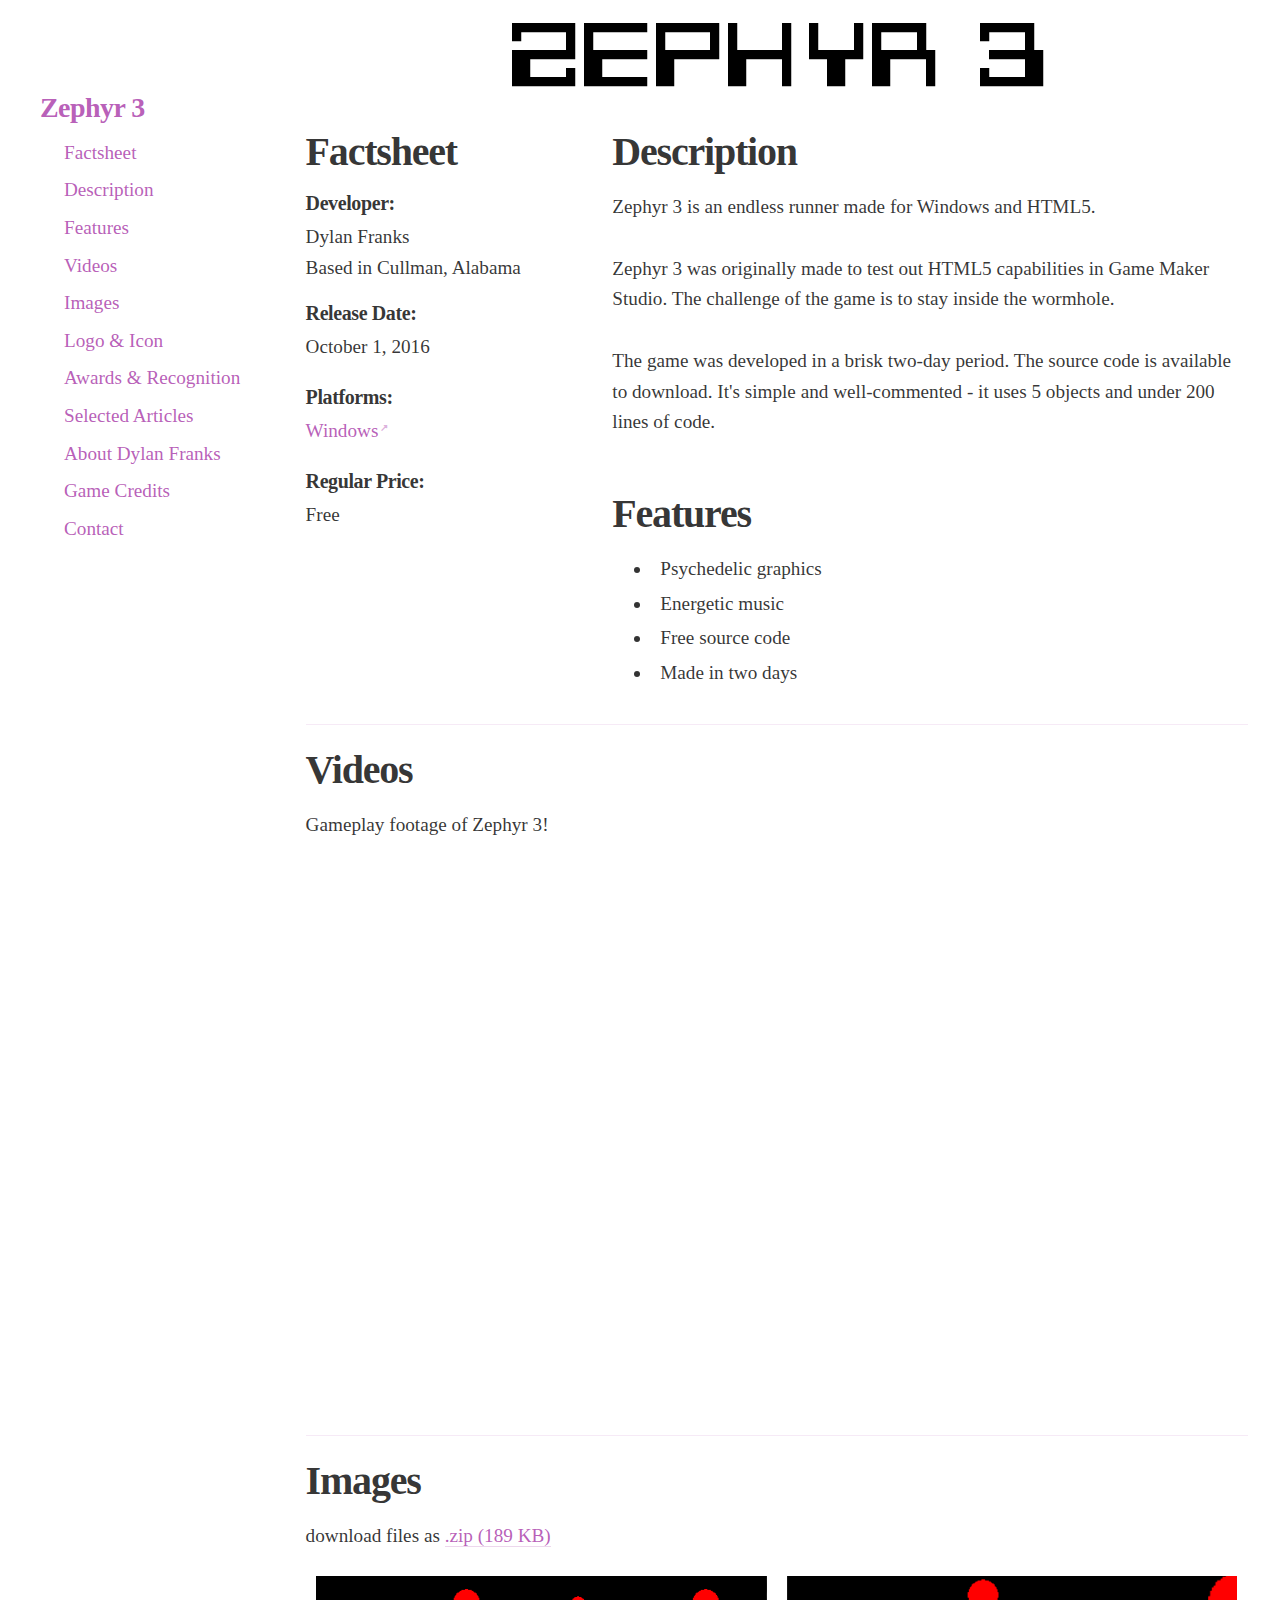
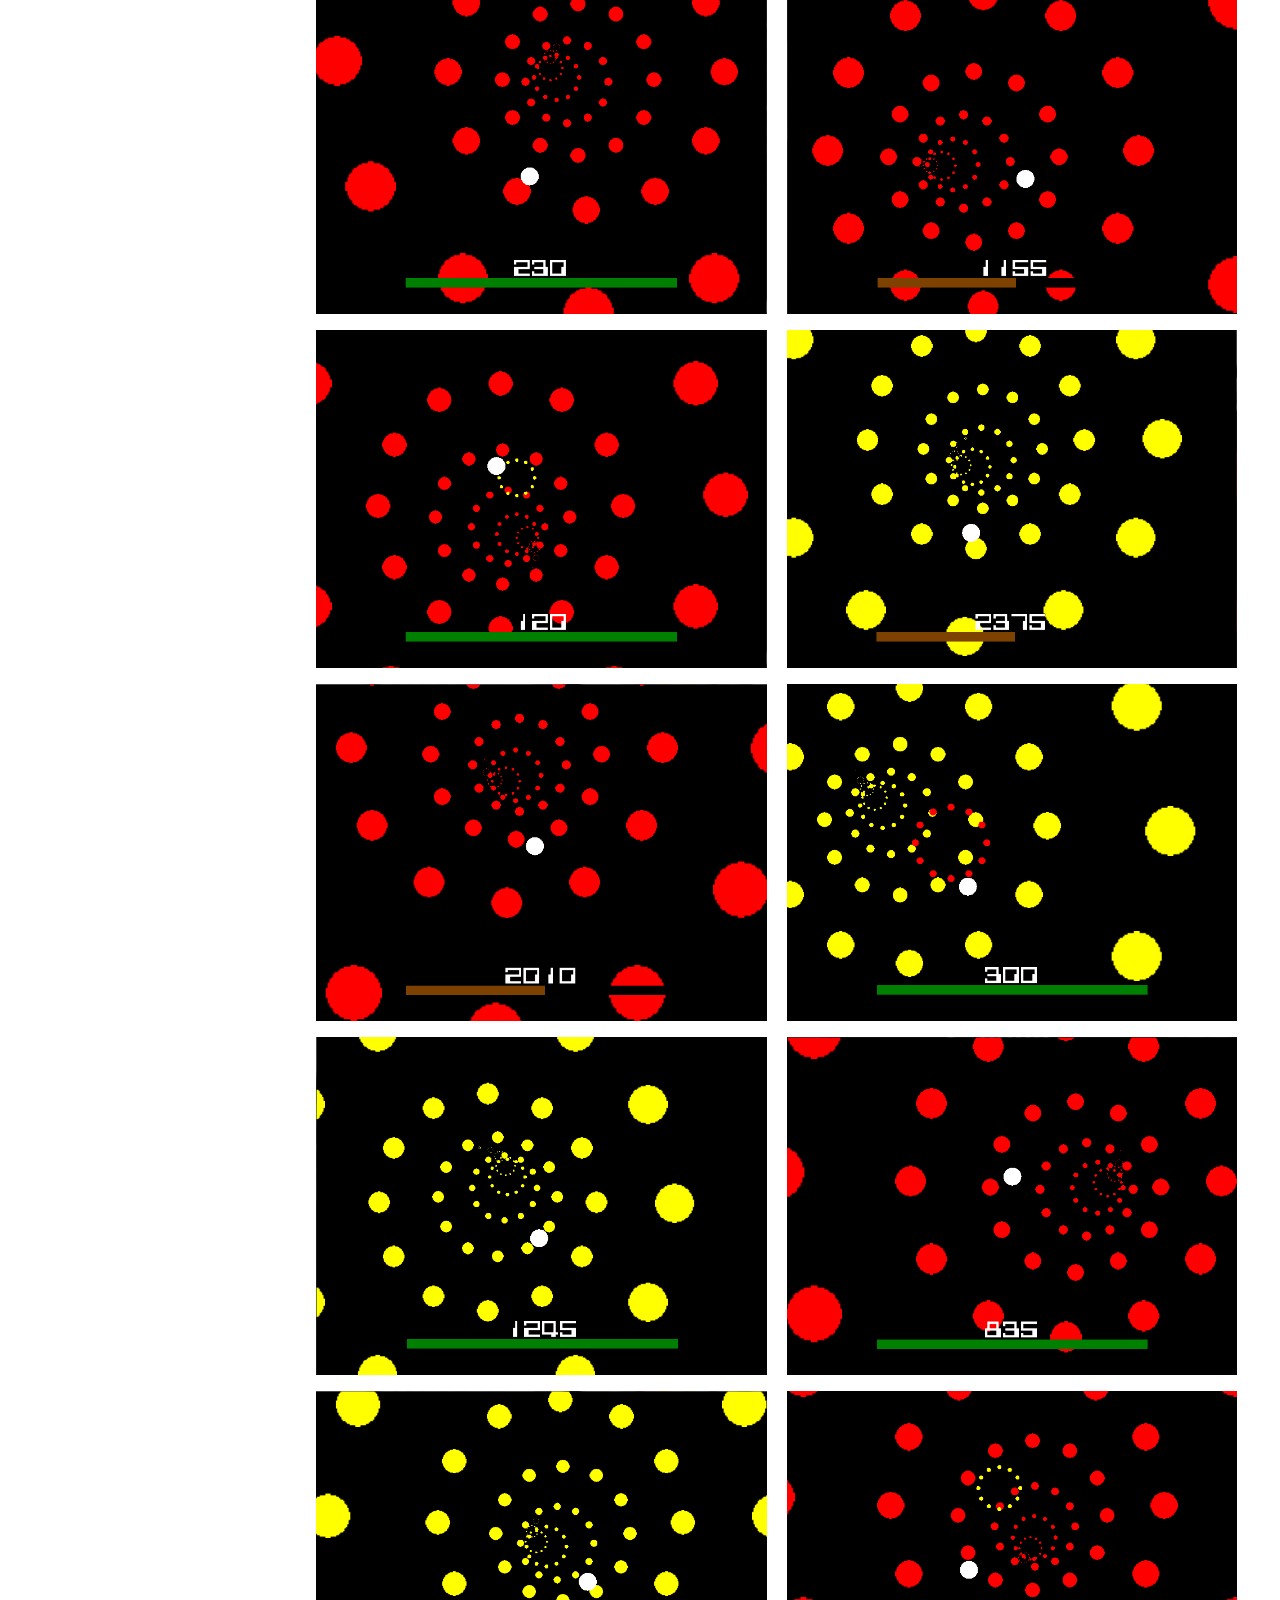
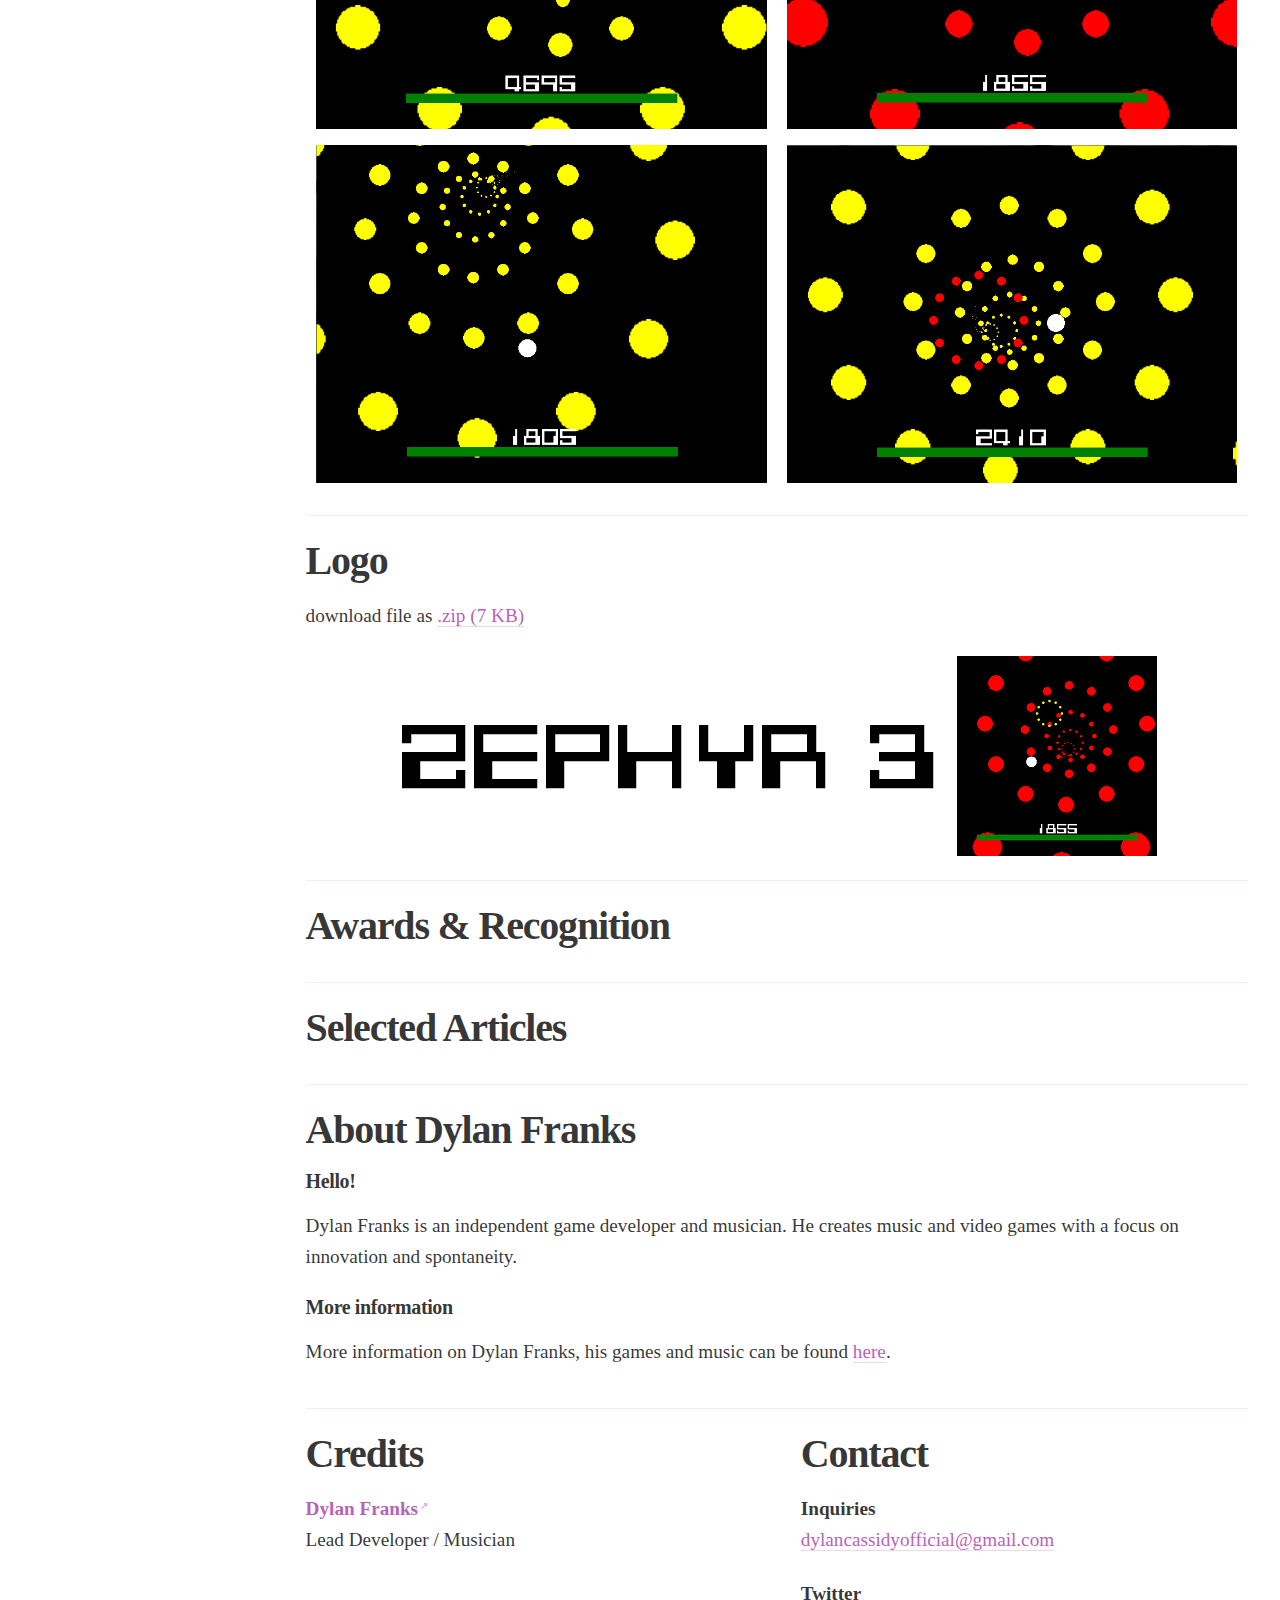
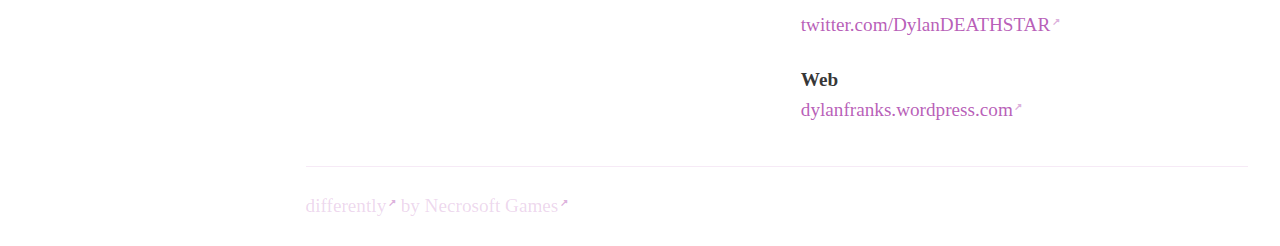
<file: Zephyr_3/index.html>
<!doctype html>
<html lang="en">
<head>
  <meta charset="utf-8">
  <meta http-equiv="X-UA-Compatible" content="IE=edge">
  <meta name="viewport" content="width=device-width, initial-scale=1">

  <title>Dylan Franks</title>
  <link rel="stylesheet" href="../assets/css/style.min.css">
</head>

<body>
  <nav>
    <ul>
      <li>
        <h1><a href=".">Zephyr 3</a></h1>
        <ul>
          <li><a href="#factsheet">Factsheet</a></li>
          <li><a href="#description">Description</a></li>
          <li><a href="#features">Features</a></li>
          <li><a href="#videos">Videos</a></li>
          <li><a href="#images">Images</a></li>
          <li><a href="#logo-icon">Logo &amp; Icon</a></li>
          <li><a href="#awards-recognition">Awards &amp; Recognition</a></li>
          <li><a href="#selected-articles">Selected Articles</a></li>
          <li><a href="#about">About Dylan Franks</a></li>
          <li><a href="#credits">Game Credits</a></li>
          <li><a href="#contact">Contact</a></li>
        </ul>
      </li>
    </ul>
  </nav>

  <main>
    <header>
      <img src="./media/header.png">
    </header>

    <div id="intro-details">
      <div id="factsheet" class="w-3 w-s-10">
        <h2>Factsheet</h2>
        <div><h3>Developer:</h3><address>Dylan Franks<br>Based in Cullman, Alabama</address></div>
        <div><h3>Release Date:</h3><p>October 1, 2016</p></div>
        <div><h3>Platforms:</h3><p>
          <a href="https://dylanfranks.itch.io/zephyr-3" target="_blank" class="external">Windows</a><br></p></div>
        <div><h3>Regular Price:</h3><p>Free</p></div>
      </div>
      <div id="description" class="w-7 w-s-10">
        <div id="intro">
          <h2>Description</h2>
          <p>Zephyr 3 is an endless runner made for Windows and HTML5.<br><br>

Zephyr 3 was originally made to test out HTML5 capabilities in Game Maker Studio. The challenge of the game is to stay inside the wormhole.<br><br>

The game was developed in a brisk two-day period. The source code is available to download. It's simple and well-commented - it uses 5 objects and under 200 lines of code.<br><br></p>
        </div>

	<div id="features">
          <h2>Features</h2>
          <ul>
            <li>Psychedelic graphics</li>
            <li>Energetic music</li>
            <li>Free source code</li>
            <li>Made in two days</li>
          </ul>
        </div>
      </div>
    </div>
    <div id="videos">
      <h2>Videos</h2>
      <p>Gameplay footage of Zephyr 3!</p>
      <div class="embed-responsive embed-responsive-16by9">
        <iframe class="embed-responsive-item" src="https://www.youtube.com/embed/kfuIj7jmuPo" allowfullscreen="allowfullscreen" frameborder="0"></iframe>
      </div>
    </div>
    <div id="images">
      <h2>Images</h2>
      <p>download files as <a href="./media/images.zip" target="_blank">.zip (189 KB)</a></p>
      <div class="w-10">
        <a href="./media/screenshot-01.png" target="_blank"><img class="i-5 i-s-10" src="./media/screenshot-01.png"></a>
        <a href="./media/screenshot-02.png" target="_blank"><img class="i-5 i-s-10" src="./media/screenshot-02.png"></a>
        <a href="./media/screenshot-03.png" target="_blank"><img class="i-5 i-s-10" src="./media/screenshot-03.png"></a>
        <a href="./media/screenshot-04.png" target="_blank"><img class="i-5 i-s-10" src="./media/screenshot-04.png"></a>
        <a href="./media/screenshot-05.png" target="_blank"><img class="i-5 i-s-10" src="./media/screenshot-05.png"></a>
        <a href="./media/screenshot-06.png" target="_blank"><img class="i-5 i-s-10" src="./media/screenshot-06.png"></a>
        <a href="./media/screenshot-07.png" target="_blank"><img class="i-5 i-s-10" src="./media/screenshot-07.png"></a>
        <a href="./media/screenshot-08.png" target="_blank"><img class="i-5 i-s-10" src="./media/screenshot-08.png"></a>
        <a href="./media/screenshot-09.png" target="_blank"><img class="i-5 i-s-10" src="./media/screenshot-09.png"></a>
        <a href="./media/screenshot-10.png" target="_blank"><img class="i-5 i-s-10" src="./media/screenshot-10.png"></a>
        <a href="./media/screenshot-11.png" target="_blank"><img class="i-5 i-s-10" src="./media/screenshot-11.png"></a>
        <a href="./media/screenshot-12.png" target="_blank"><img class="i-5 i-s-10" src="./media/screenshot-12.png"></a>
      </div>
    </div>
    <div id="logo-icon">
      <h2>Logo</h2>
      <p>download file as <a href="./media/logo.zip" target="_blank">.zip (7 KB)</a></p>
      <div class="w-10">
        <a href="./media/logo.png" target="_blank"><img src="./media/logo.png"></a>
        <a href="./media/icon.png" target="_blank"><img src="./media/icon.png"></a>
      </div>
    </div>
    <div id="awards-recognition">
      <h2>Awards &amp; Recognition</h2>
      <blockquote>
        <ul>
        </ul>
      </blockquote>
    </div>
    <div id="selected-articles">
      <h2>Selected Articles</h2>
      <blockquote>
        <ul>
        </ul>
      </blockquote>
    </div>
    <div id="about">
      <h2>About Dylan Franks</h2>
      <h3>Hello!</h3>
      <p>Dylan Franks is an independent game developer and musician. He creates music and video games with a focus on innovation and spontaneity.</p>
      <h3>More information</h3>
      <p>More information on Dylan Franks, his games and music can be found <a href="../">here</a>.</p>
    </div>
    <div id="outro-details">
      <div id="credits" class="w-5 w-xs-10">
        <h2>Credits</h2>
        <p><strong><a href="https://dylanfranks.wordpress.com/" class="external">Dylan Franks</a></strong><br>Lead Developer / Musician</p>
      </div>
      <div id="contact" class="w-5 w-xs-10">
        <h2>Contact</h2>
        <p><strong>Inquiries</strong><br><a href="mailto:dylancassidyofficial@gmail.com">dylancassidyofficial@gmail.com</a></p>
        <p><strong>Twitter</strong><br><a href="https://twitter.com/DylanDEATHSTAR" target="_blank" class="external">twitter.com/DylanDEATHSTAR</a></p>
        <p><strong>Web</strong><br><a href="https://dylanfranks.wordpress.com/" target="_blank" class="external">dylanfranks.wordpress.com</a></p>
      </div>
    </div>

    <footer>
      <p>
        <a class="external" href="//necrosoftgames.com/differently" target="_blank" class="external">differently</a>
        by
        <a class="external" href="//necrosoftgames.com" target="_blank" class="external">Necrosoft Games</a>
      </p>
    </footer>
  </main>
</body>
</html>
</file>
<file: assets/css/style.min.css>
::-moz-selection{background:#d6facd}::-ms-selection{background:#d6facd}::-o-selection{background:#d6facd}::-webkit-selection{background:#d6facd}::selection{background:#d6facd}*{-moz-osx-font-smoothing:grayscale;text-rendering:optimizelegibility;color:inherit}*,*::before,*::after{box-sizing:border-box}:root{font-size:16px}img{-webkit-user-select:none;-moz-user-select:none;-ms-user-select:none;user-select:none;border:0;display:block;vertical-align:middle;max-width:100%}html{background-color:#fff}html,body{margin:0;padding:0;height:100%}body{color:rgba(0,0,0,0.8);font-family:Georgia,serif;line-height:1.5;overflow-y:scroll;overflow-x:hidden;margin:0 auto;max-width:1280px;width:95%;word-wrap:break-word}h1,h2{font-family:"Lucida Grande","Lucida Sans",Verdana;font-weight:700}h1,h2,h3{line-height:1.05}h1,h3{letter-spacing:-0.02em}h2{letter-spacing:-0.03em;margin:0 0 1rem 0;font-size:2.5em}h3{margin-bottom:.5rem;font-size:1.25rem;font-weight:600}a{color:rgba(166,53,166,0.8);text-decoration:none}main a{border-bottom:1px solid rgba(166,53,166,0.2);color:rgba(166,53,166,0.8)}main a:hover,main a:focus{border-bottom:1px solid rgba(166,53,166,0.5)}p{margin-bottom:1.5rem}p,address,ul,blockquote{font-size:1.2rem;line-height:1.6}address{font-style:normal}blockquote p{margin:0}blockquote,blockquote ul{margin-bottom:0}blockquote li{margin-bottom:1rem}body>nav{float:left;padding-top:4rem;width:22.5%}body>nav h1{font-size:1.75rem;margin-bottom:0}body>nav a{line-height:1.75}body>nav ul{margin:0;padding:0}body>nav ul ul{padding-left:1rem}li{margin-top:.25rem;padding-left:.5rem;padding-right:.5rem}body>nav li{list-style:none}main{float:left;padding:1rem 0rem;width:77.5%}main>header>img{margin:0 auto}main>*{float:left;width:100%}main>*:not(:last-child){margin-bottom:1.5rem;padding-bottom:1rem}main>*:not(:first-child):not(:last-child){border-bottom:1px solid rgba(166,53,166,0.1)}main>#intro-details>div:first-child,main>#outro-details>div:first-child{padding-right:1.5rem}main>#intro-details>div:last-child,main>#outro-details>div:last-child{padding-left:1.5rem}main>#intro-details>div:first-child p{margin-top:0}main>#images>div,main>#logo-icon>div{margin:0 auto;text-align:center}main>#images>div a,main>#images>div a:hover,main>#images>div a:focus,main>#logo-icon>div a,main>#logo-icon>div a:hover,main>#logo-icon>div a:focus{border-bottom:0}main>#images img{display:inline-block;padding:0 .5rem 1rem}main>#logo-icon img{display:inline-block;padding:0 .5rem .5rem}.embed-responsive{position:relative;display:block;height:0;padding:0;margin-bottom:1.5rem}.embed-responsive .embed-responsive-item,.embed-responsive embed,.embed-responsive iframe,.embed-responsive object,.embed-responsive video{position:absolute;top:0;bottom:0;left:0;width:100%;height:100%;border:0}.embed-responsive-16by9{padding-bottom:56.25%}.external{border-bottom:0}.external::after{color:rgba(166,53,166,0.4);content:"↗";font-size:.6rem;font-weight:800;padding-left:.1rem;vertical-align:text-top}.external:hover::after,.external:focus::after{color:rgba(0,0,0,1)}main>footer{color:rgba(166,53,166,0.2);padding-bottom:.5rem}main>footer a{color:rgba(166,53,166,0.2)}main>footer a:hover,footer a:focus{border-bottom:1px solid rgba(166,53,166,0.4)}main>footer p{margin:0}.w-2{float:left;position:relative;width:20%}.w-3{float:left;position:relative;width:30%}.w-33{float:left;position:relative;width:33.33%}.w-4{float:left;position:relative;width:40%}.w-5{float:left;position:relative;width:50%}.w-6{float:left;position:relative;width:60%}.w-66{float:left;position:relative;width:66.66%}.w-7{float:left;position:relative;width:70%}.w-8{float:left;position:relative;width:80%}.w-9{float:left;position:relative;width:90%}.w-10{float:left;position:relative;width:100%}.i-5{position:relative;max-width:49.5%}.i-10{position:relative;max-width:100%}@media(max-width:62em){nav{display:none}main{padding:1.5rem;width:100%}}@media(max-width:48em){main{padding:1.5rem}main>#intro-details>div:first-child{padding-right:0rem}main>#intro-details>div:last-child{padding-left:0rem}main>#images img{padding:0 0 1rem 0}.w-s-10{float:left;position:relative;width:100%}.i-s-10{position:relative;max-width:100%}}@media(max-width:34em){main{padding:.5rem}main>#outro-details>div:first-child{padding-right:0rem}main>#outro-details>div:last-child{padding-left:0rem}.w-xs-10{float:left;position:relative;width:100%}}
</file>
